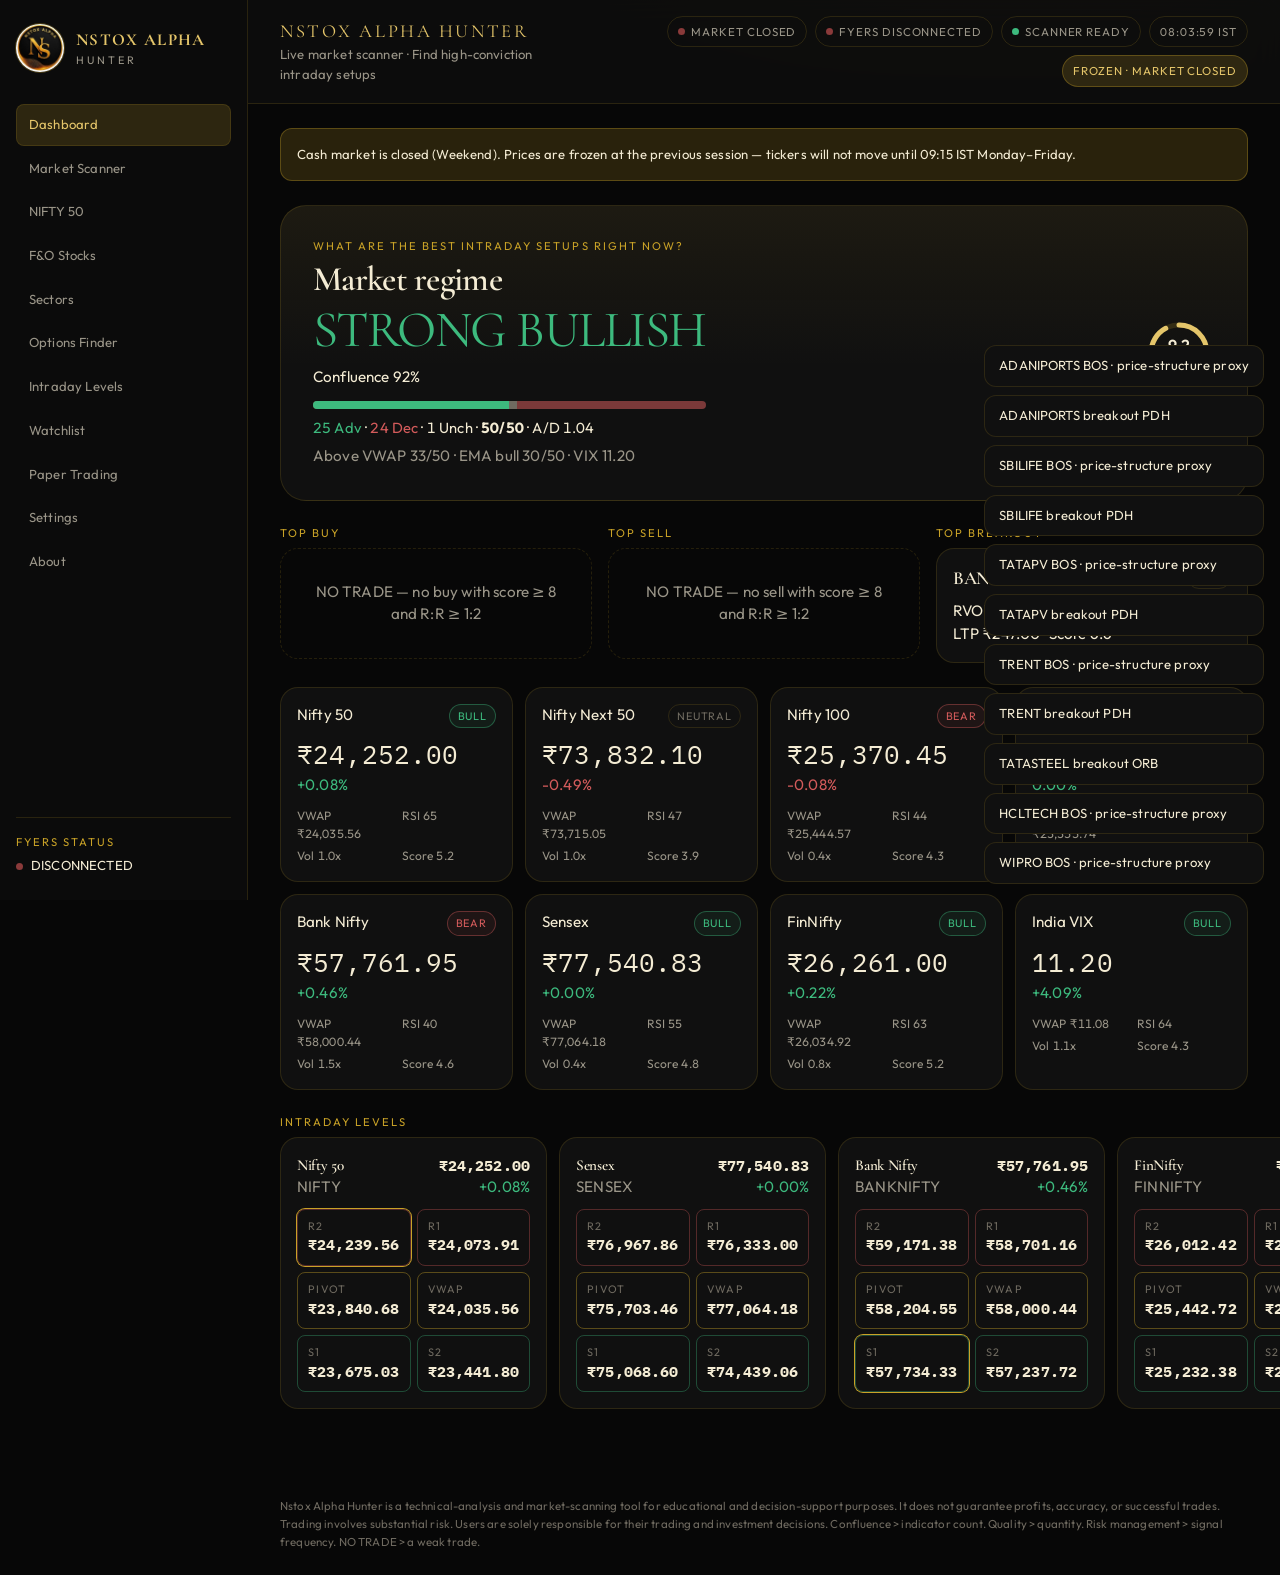
<file: index.html>
<!DOCTYPE html>
<html lang="en">
<head>
  <meta charset="UTF-8" />
  <meta name="viewport" content="width=device-width, initial-scale=1, viewport-fit=cover" />
  <title>Command Center · NSTOX ALPHA HUNTER</title>
  <meta name="description" content="NSTOX ALPHA HUNTER — find high-conviction intraday setups. Rule-based market scanner for manual traders." />
  <meta name="theme-color" content="#070707" />
  <link rel="icon" type="image/svg+xml" href="assets/favicon.svg" />
  <link rel="stylesheet" href="css/style.css" />
  <link rel="stylesheet" href="css/dashboard.css" />
  <link rel="stylesheet" href="css/scanner.css" />
  <link rel="stylesheet" href="css/responsive.css" />
</head>
<body data-page="index">
  <noscript>NSTOX ALPHA HUNTER needs JavaScript.</noscript>
  <div id="app"></div>
  <script type="module" src="js/app.js"></script>
</body>
</html>
</file>
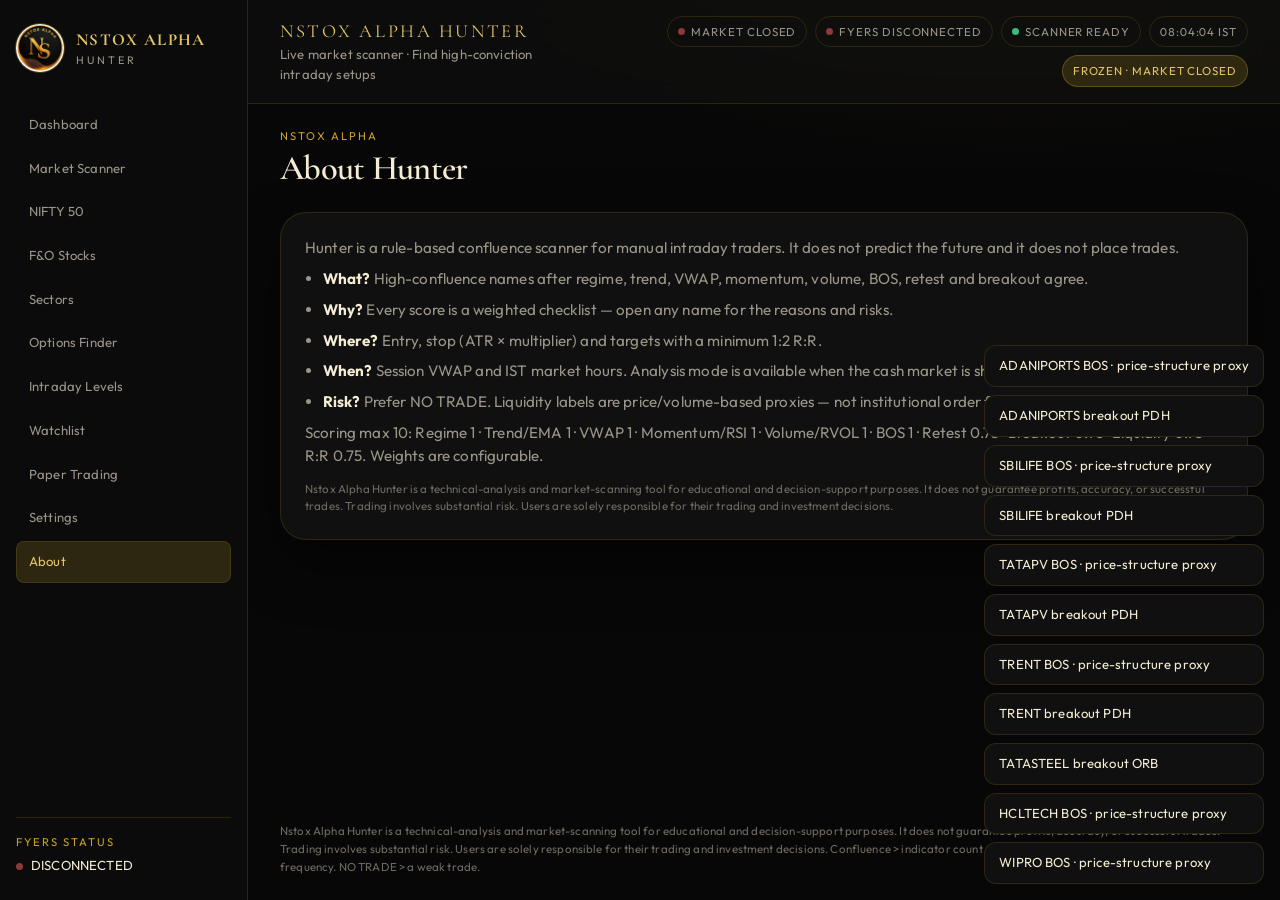
<file: about.html>
<!DOCTYPE html>
<html lang="en">
<head>
  <meta charset="UTF-8" />
  <meta name="viewport" content="width=device-width, initial-scale=1, viewport-fit=cover" />
  <title>About · NSTOX ALPHA HUNTER</title>
  <meta name="description" content="NSTOX ALPHA HUNTER — find high-conviction intraday setups. Rule-based market scanner for manual traders." />
  <meta name="theme-color" content="#070707" />
  <link rel="icon" type="image/svg+xml" href="assets/favicon.svg" />
  <link rel="stylesheet" href="css/style.css" />
  <link rel="stylesheet" href="css/dashboard.css" />
  <link rel="stylesheet" href="css/scanner.css" />
  <link rel="stylesheet" href="css/responsive.css" />
</head>
<body data-page="about">
  <noscript>NSTOX ALPHA HUNTER needs JavaScript.</noscript>
  <div id="app"></div>
  <script type="module" src="js/app.js"></script>
</body>
</html>
</file>
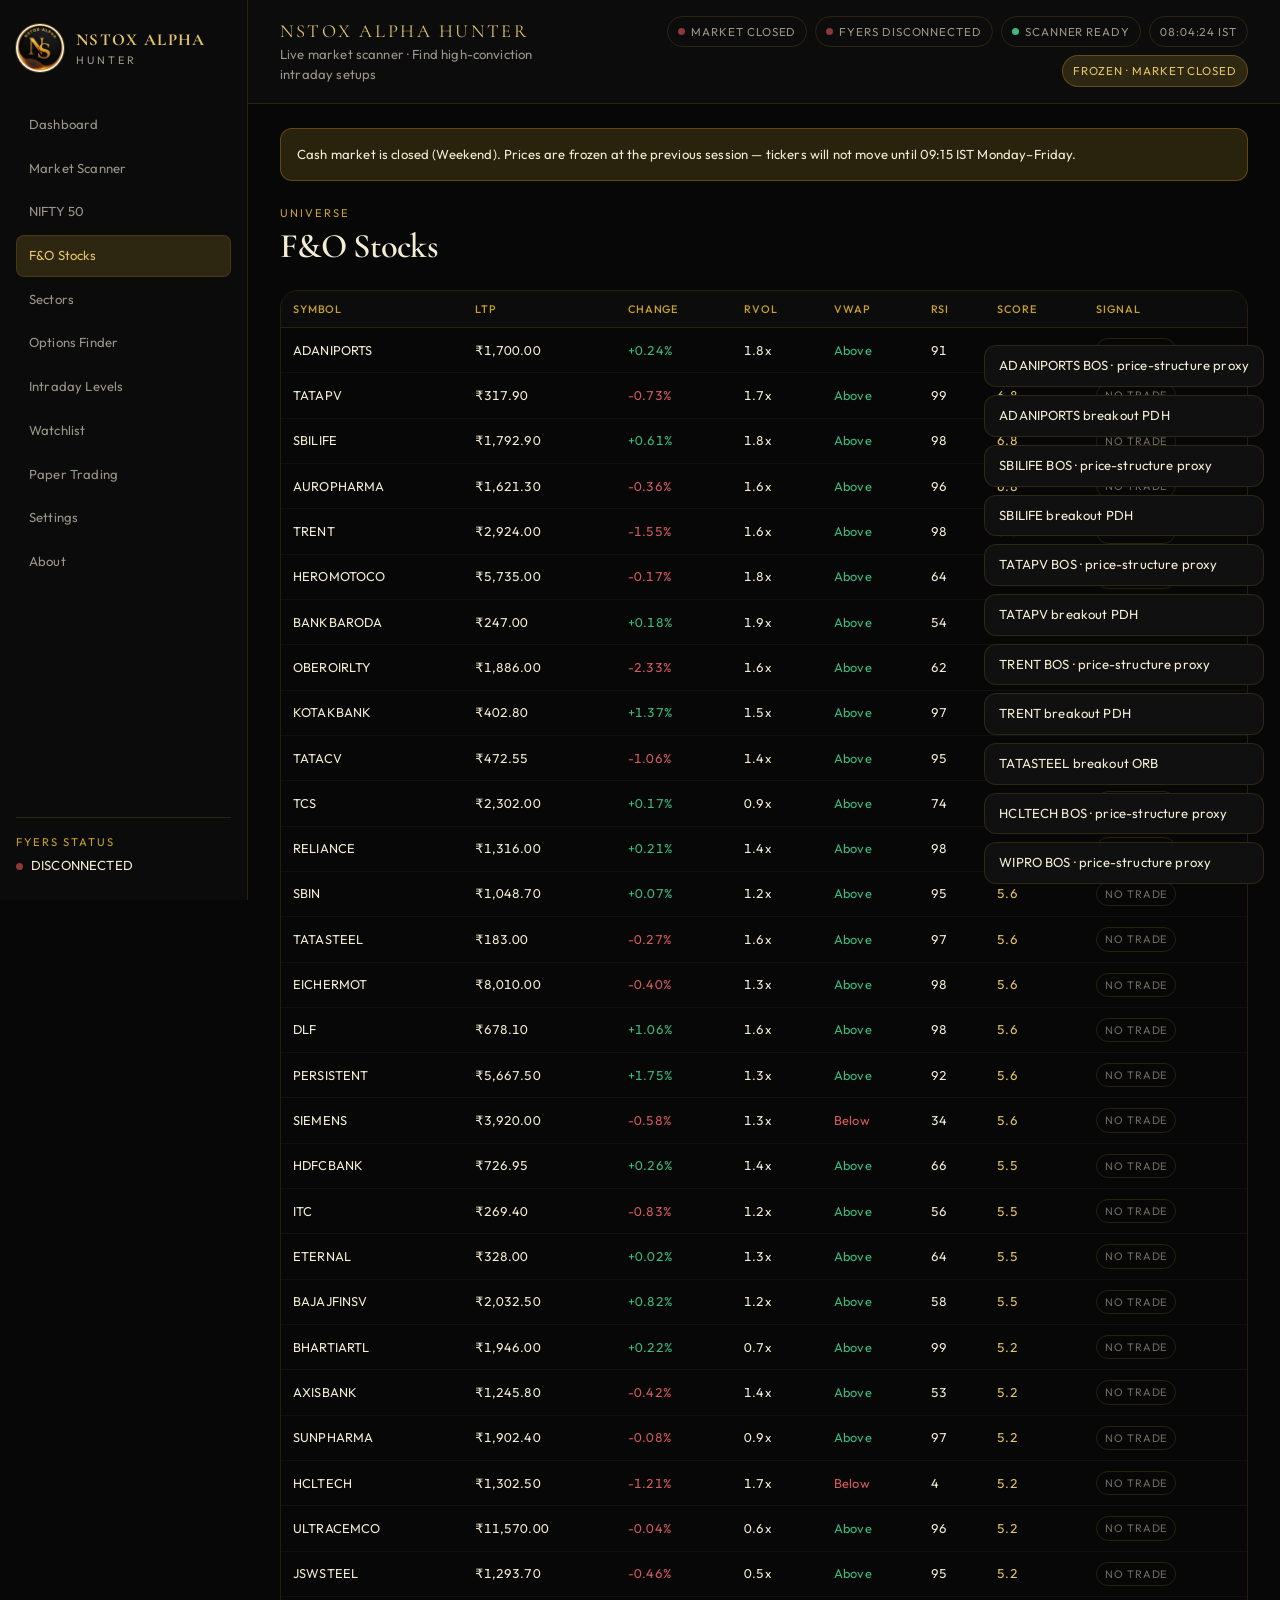
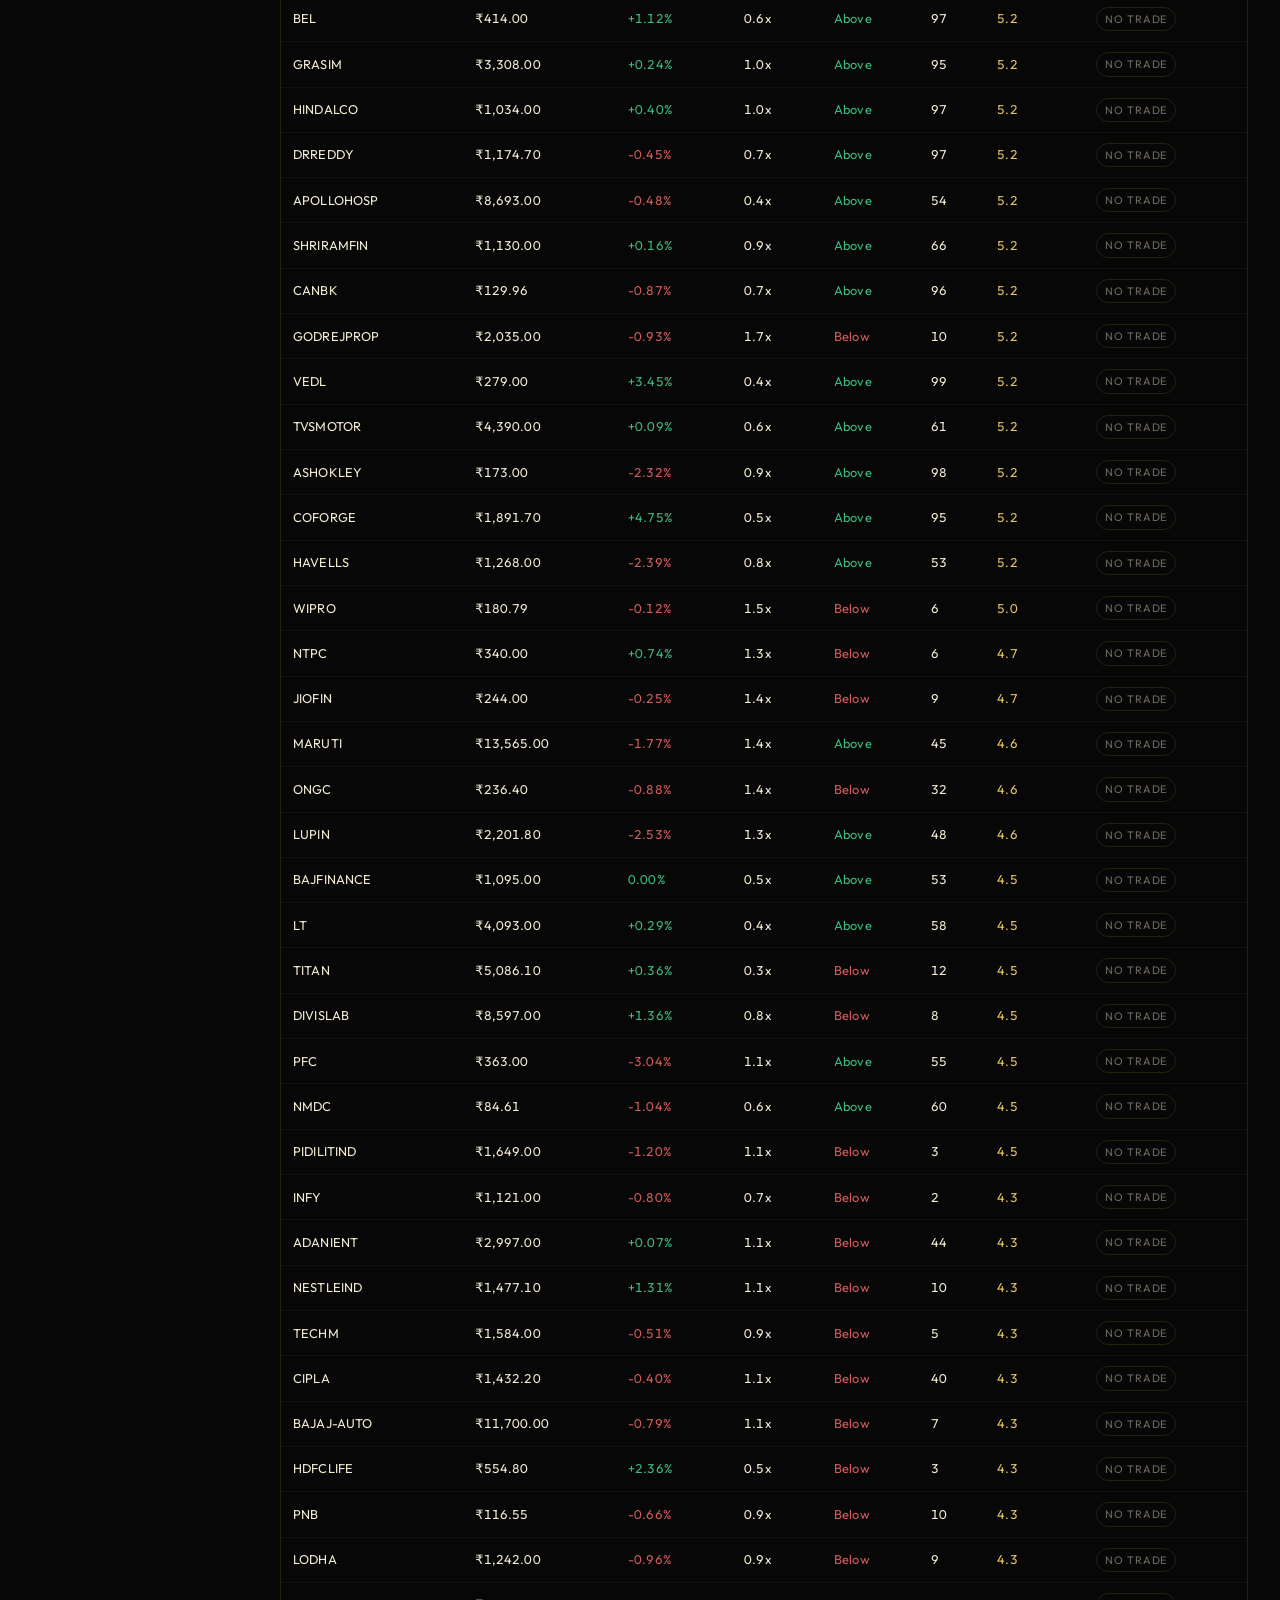
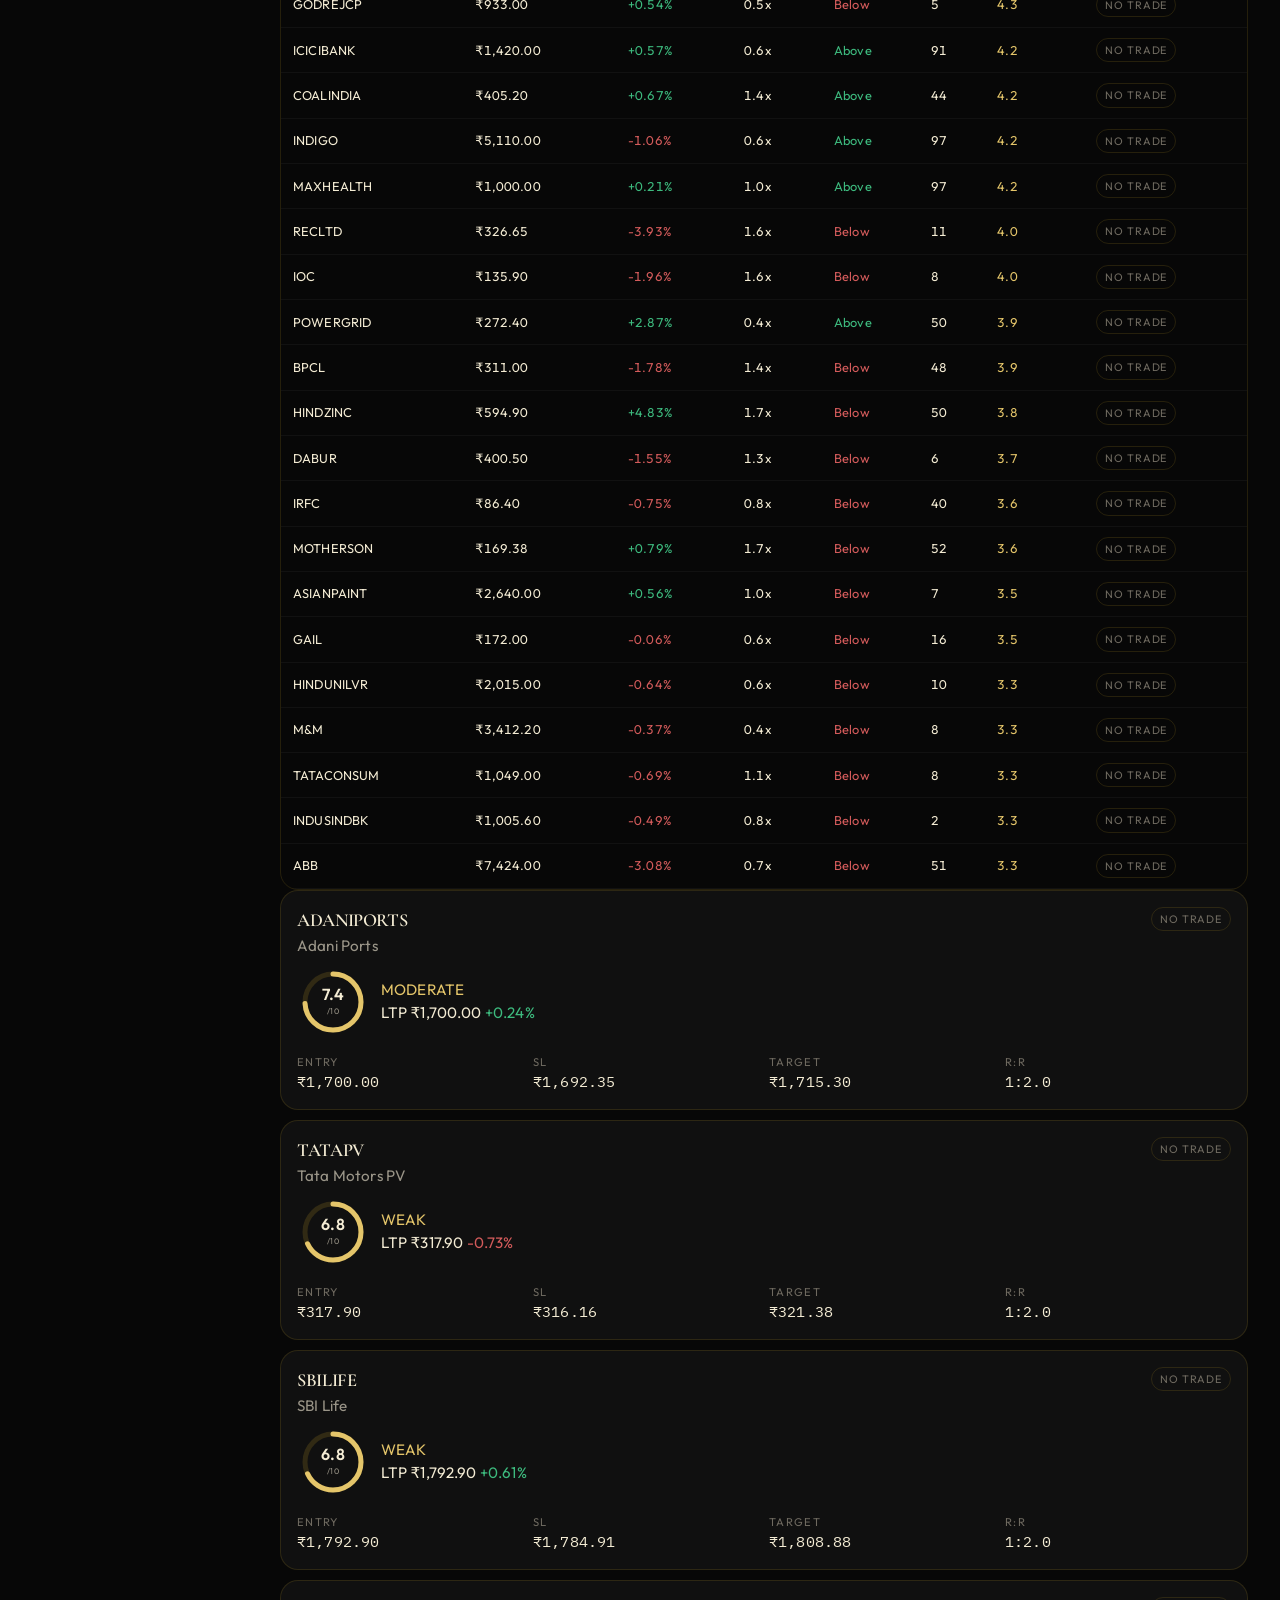
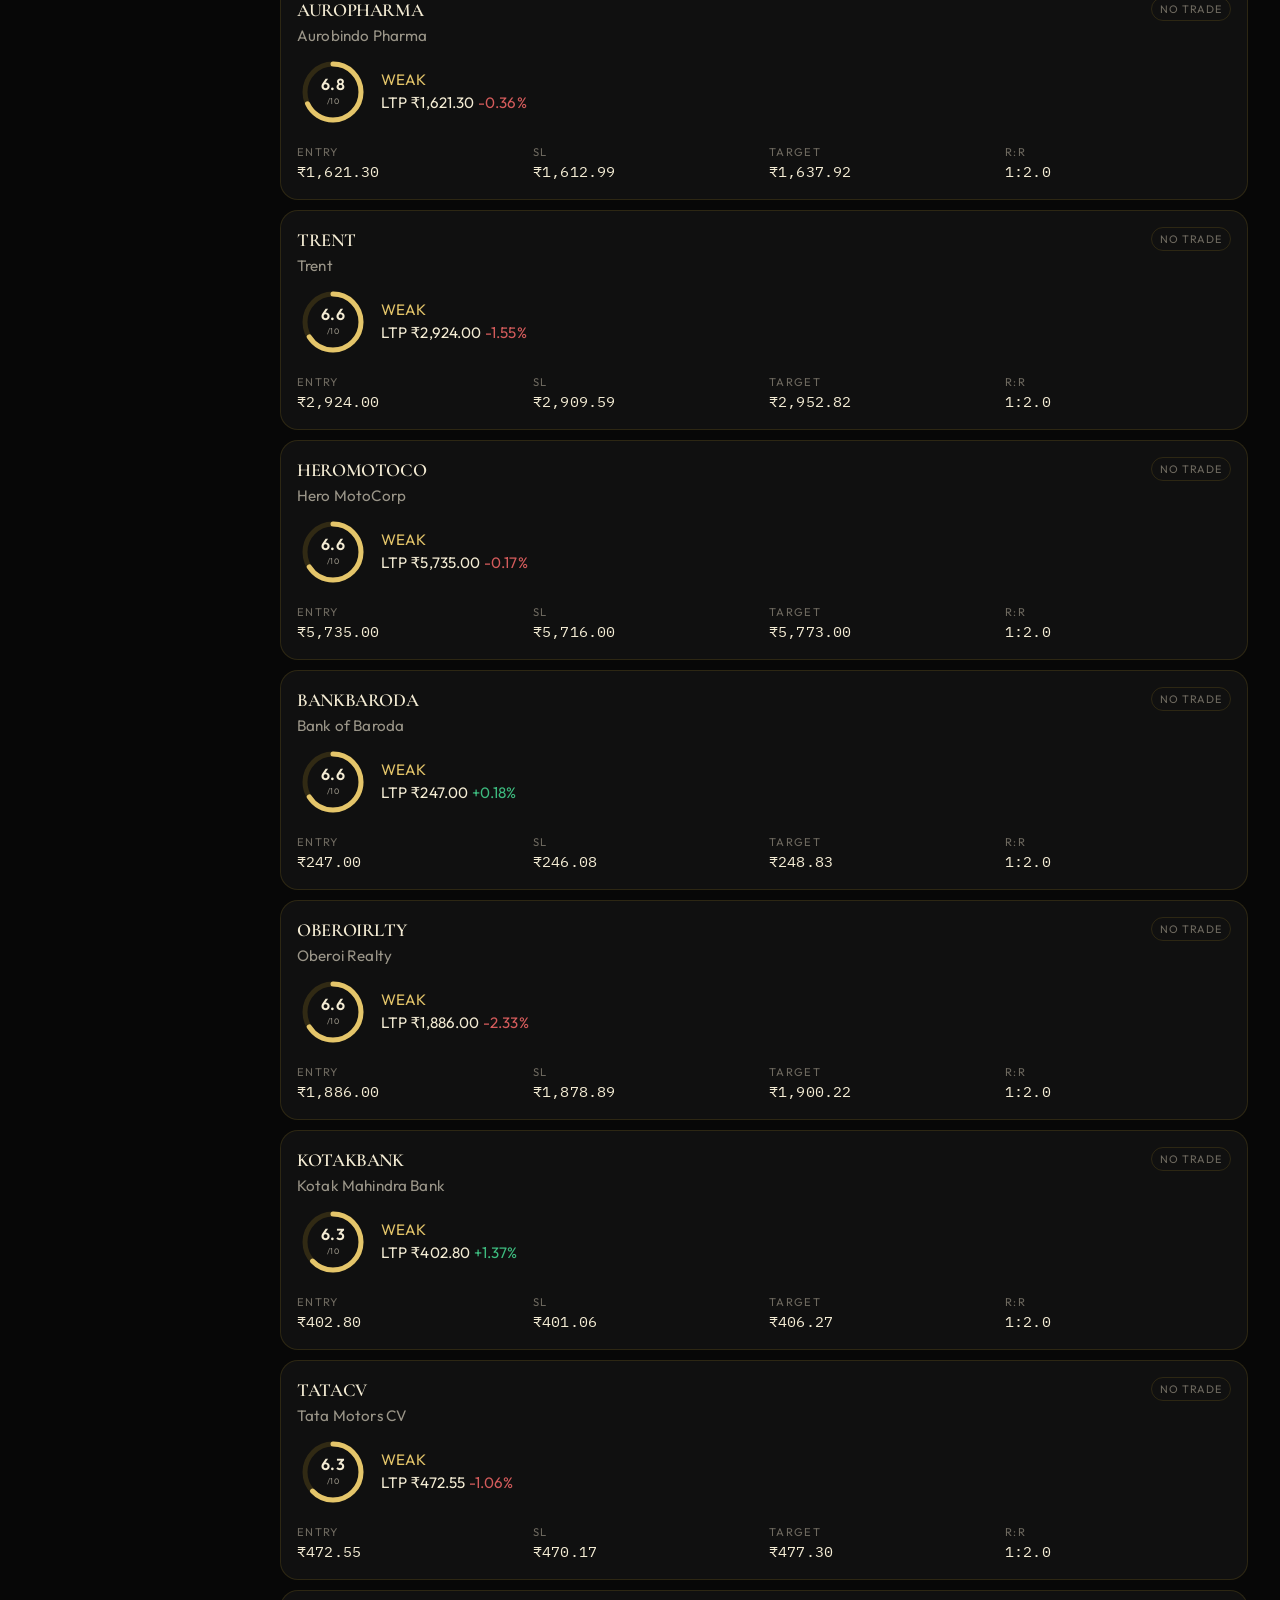
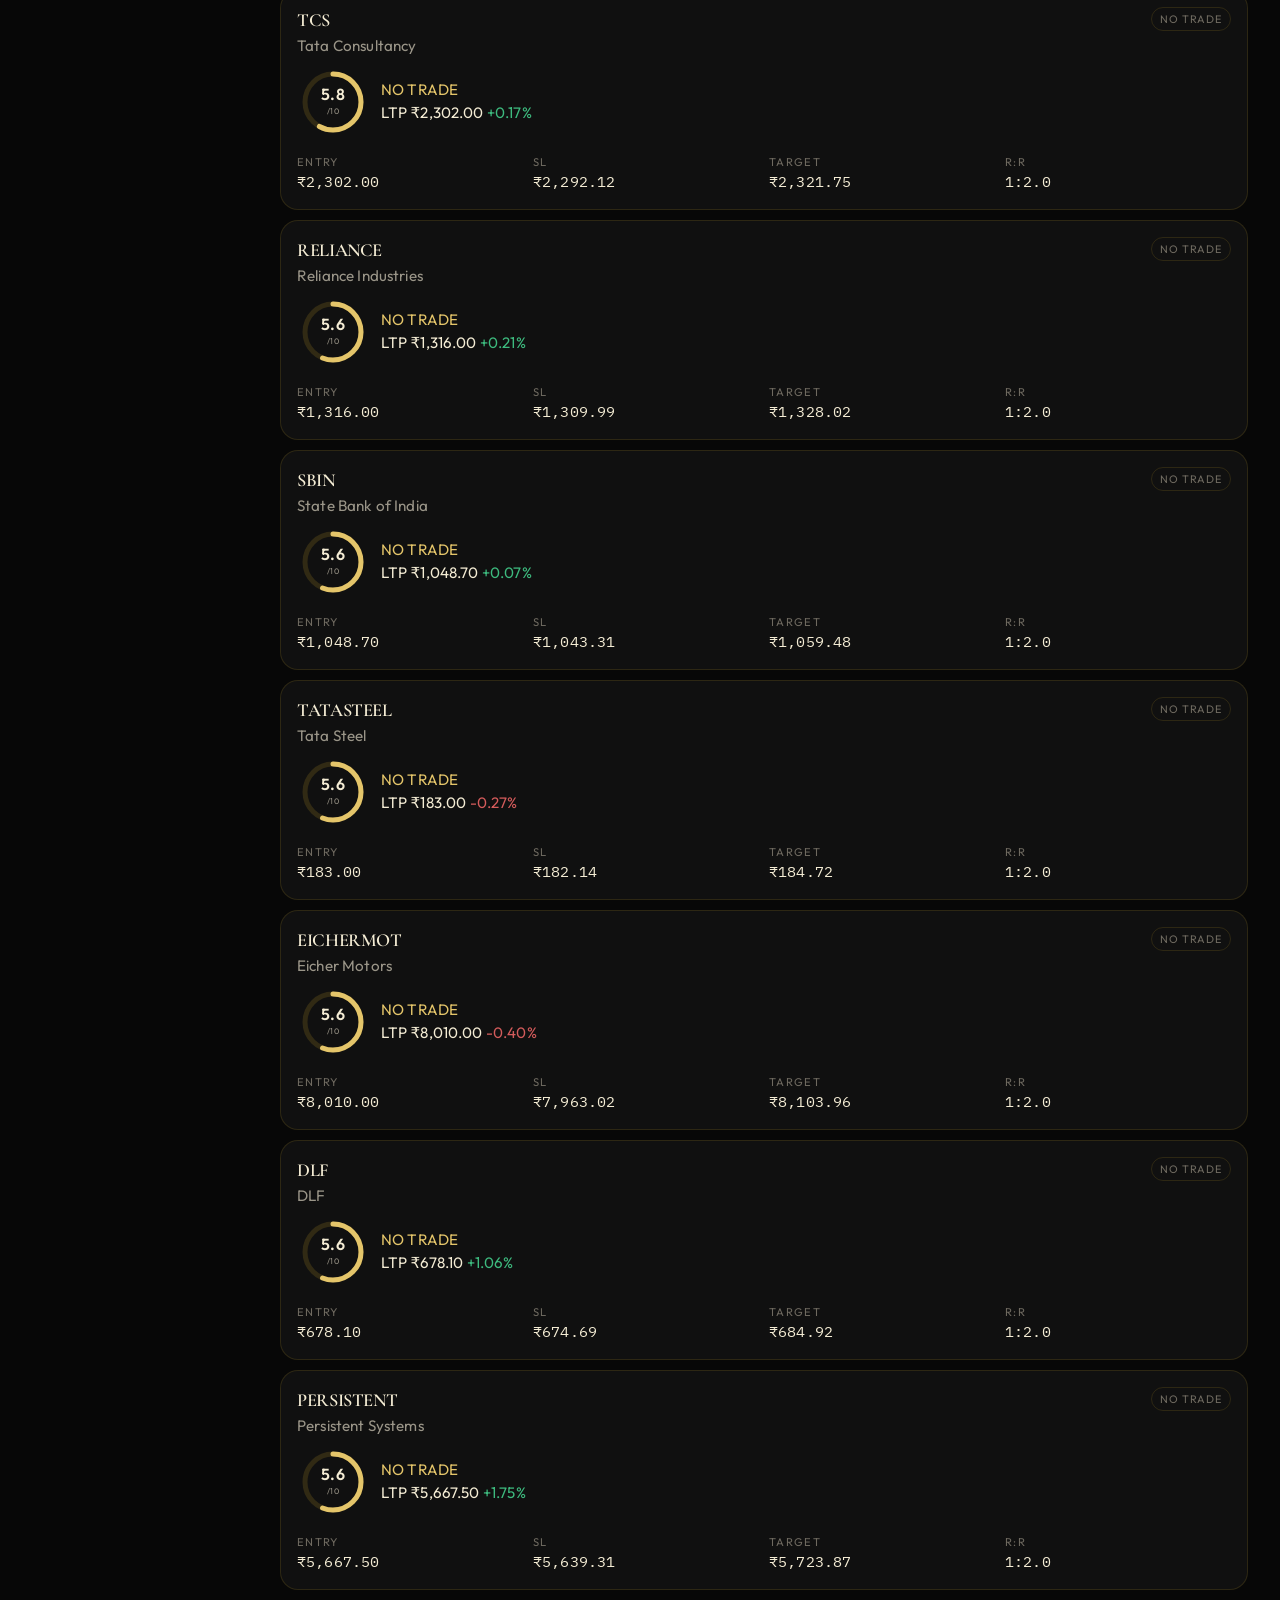
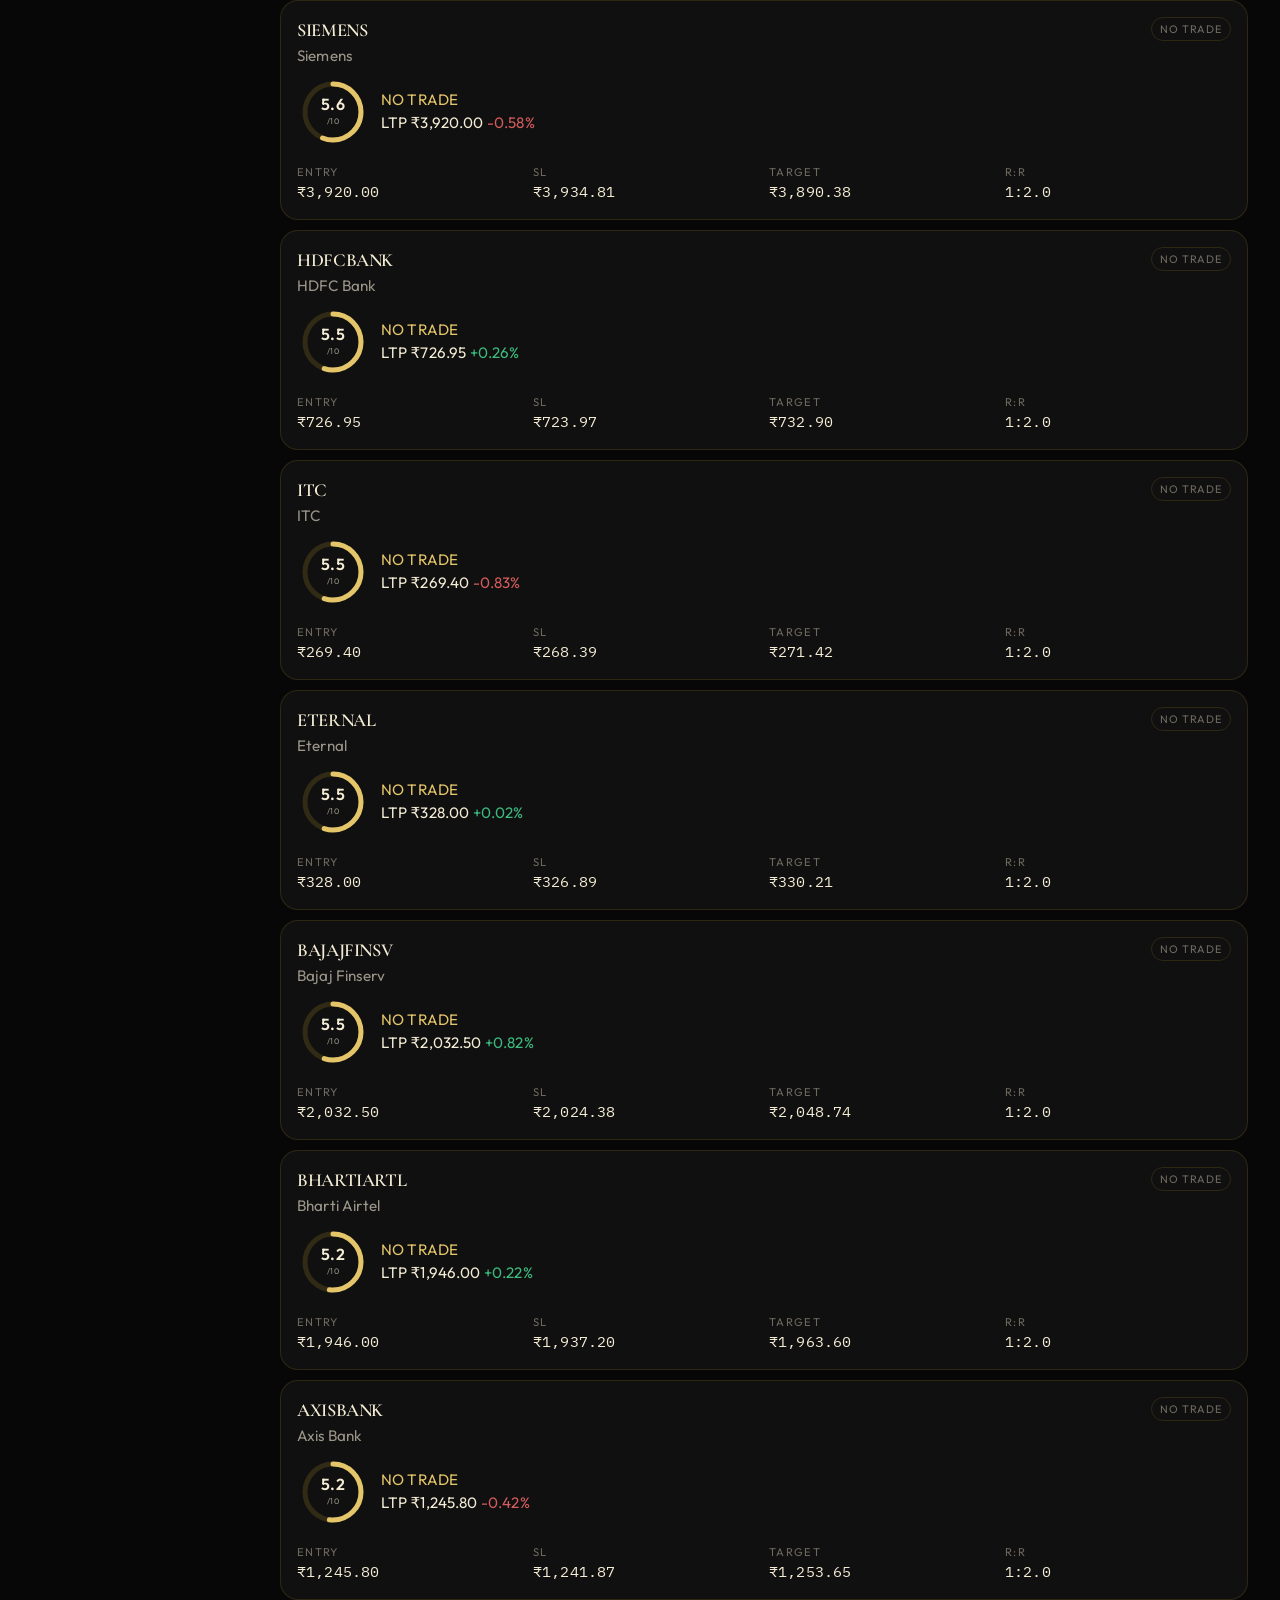
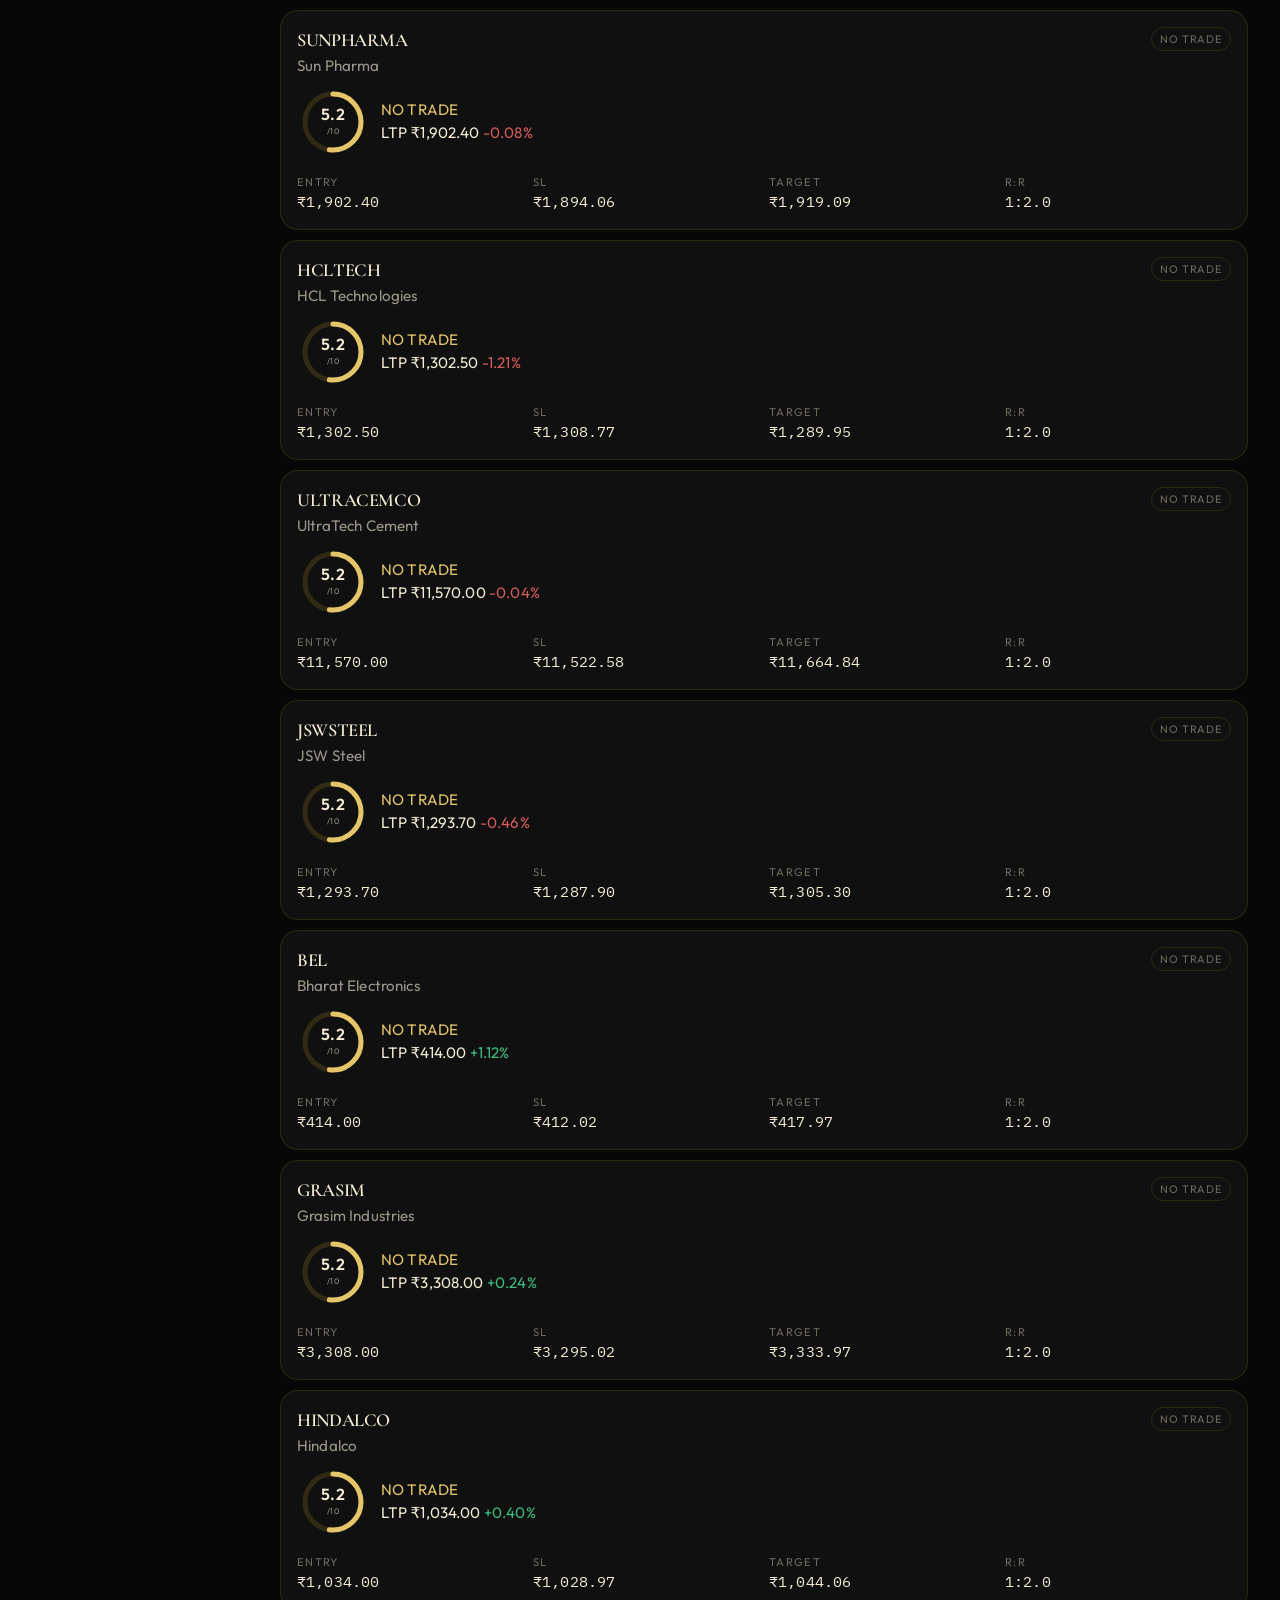
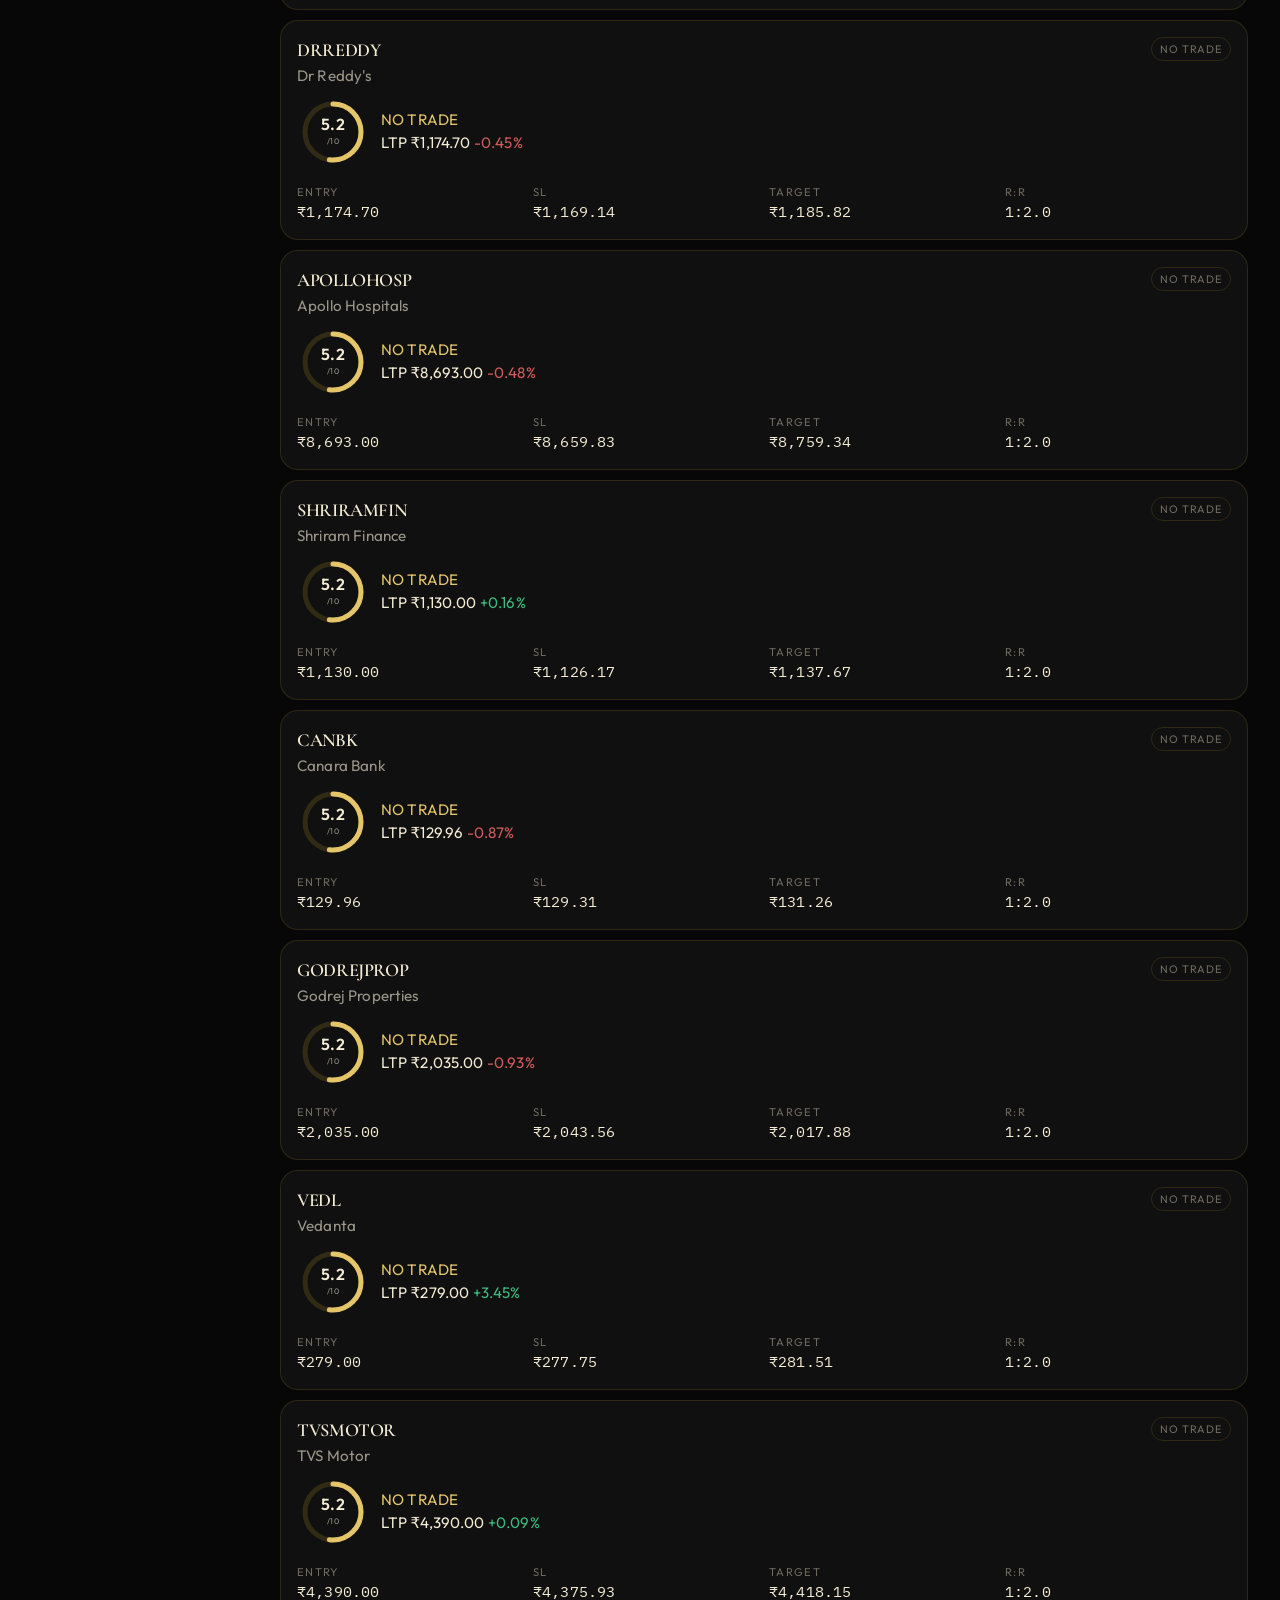
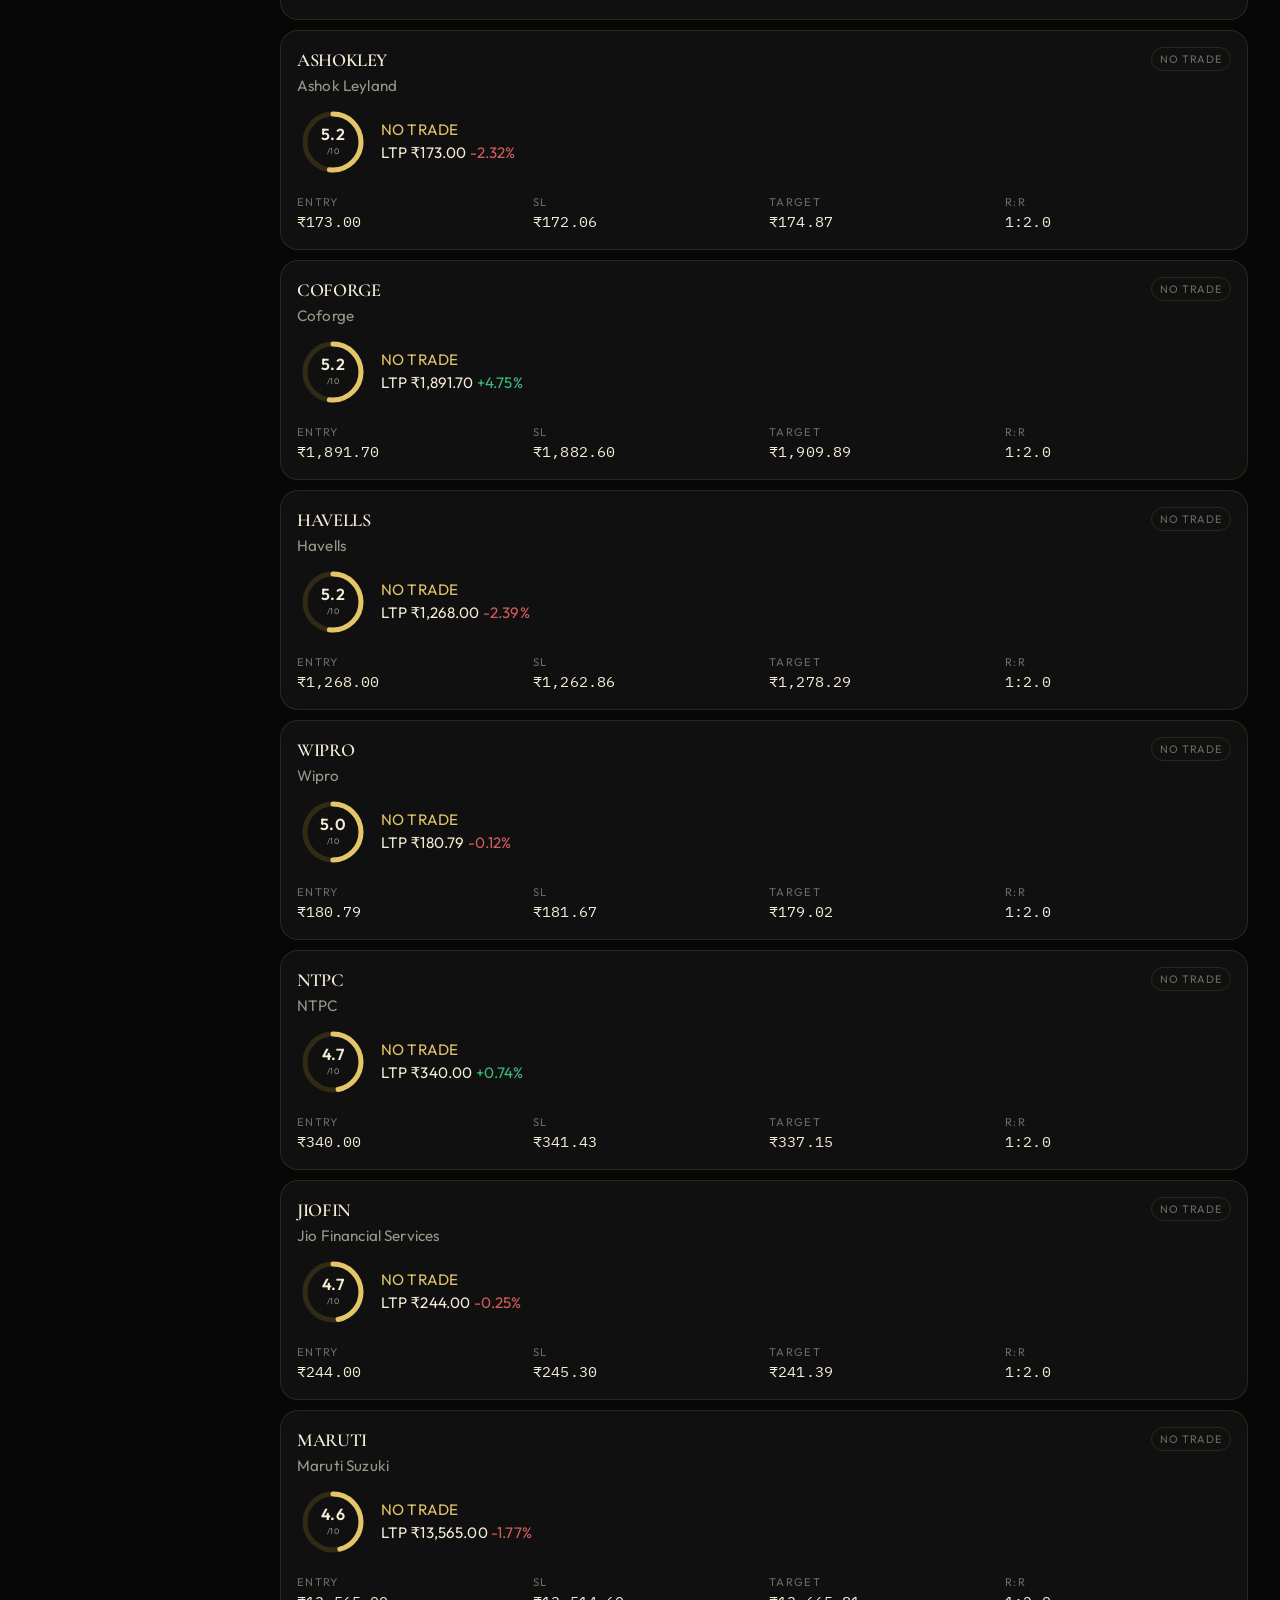
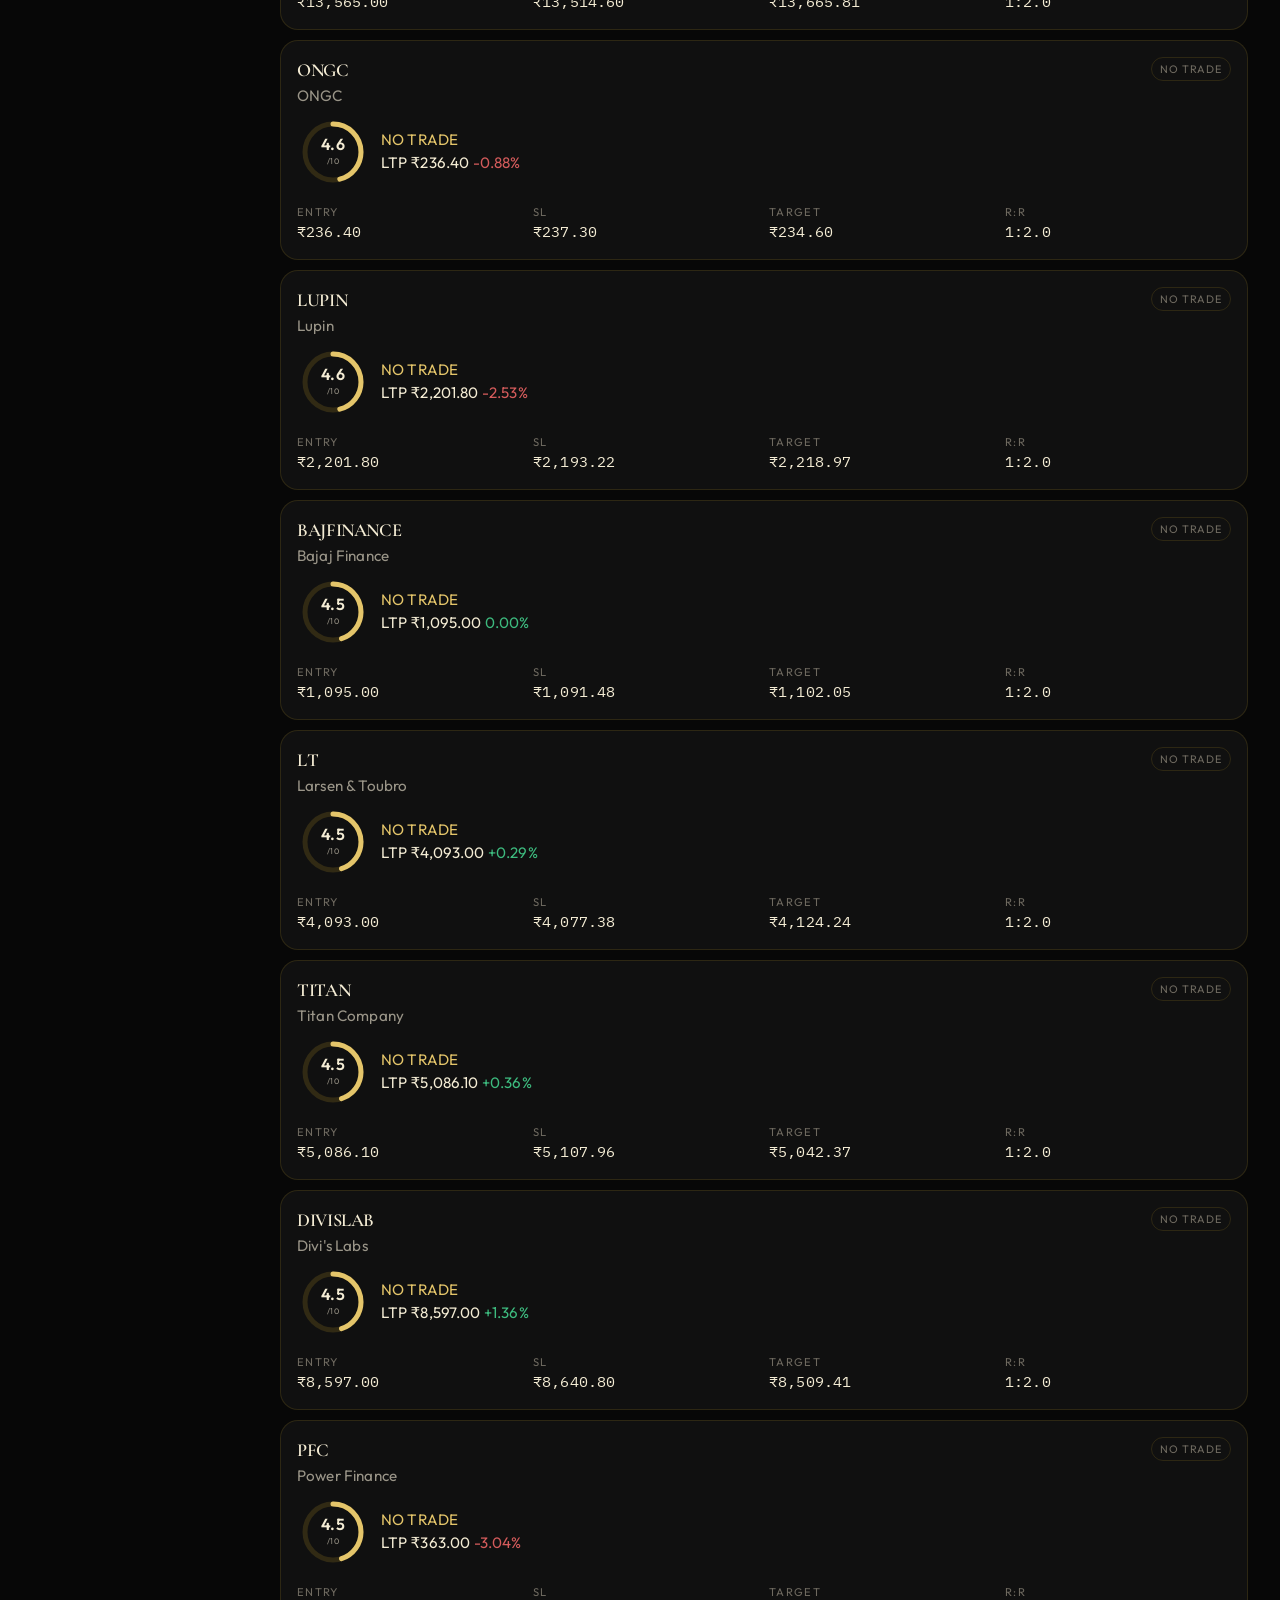
<file: fno.html>
<!DOCTYPE html>
<html lang="en">
<head>
  <meta charset="UTF-8" />
  <meta name="viewport" content="width=device-width, initial-scale=1, viewport-fit=cover" />
  <title>F&O Stocks · NSTOX ALPHA HUNTER</title>
  <meta name="description" content="NSTOX ALPHA HUNTER — find high-conviction intraday setups. Rule-based market scanner for manual traders." />
  <meta name="theme-color" content="#070707" />
  <link rel="icon" type="image/svg+xml" href="assets/favicon.svg" />
  <link rel="stylesheet" href="css/style.css" />
  <link rel="stylesheet" href="css/dashboard.css" />
  <link rel="stylesheet" href="css/scanner.css" />
  <link rel="stylesheet" href="css/responsive.css" />
</head>
<body data-page="fno">
  <noscript>NSTOX ALPHA HUNTER needs JavaScript.</noscript>
  <div id="app"></div>
  <script type="module" src="js/app.js"></script>
</body>
</html>
</file>
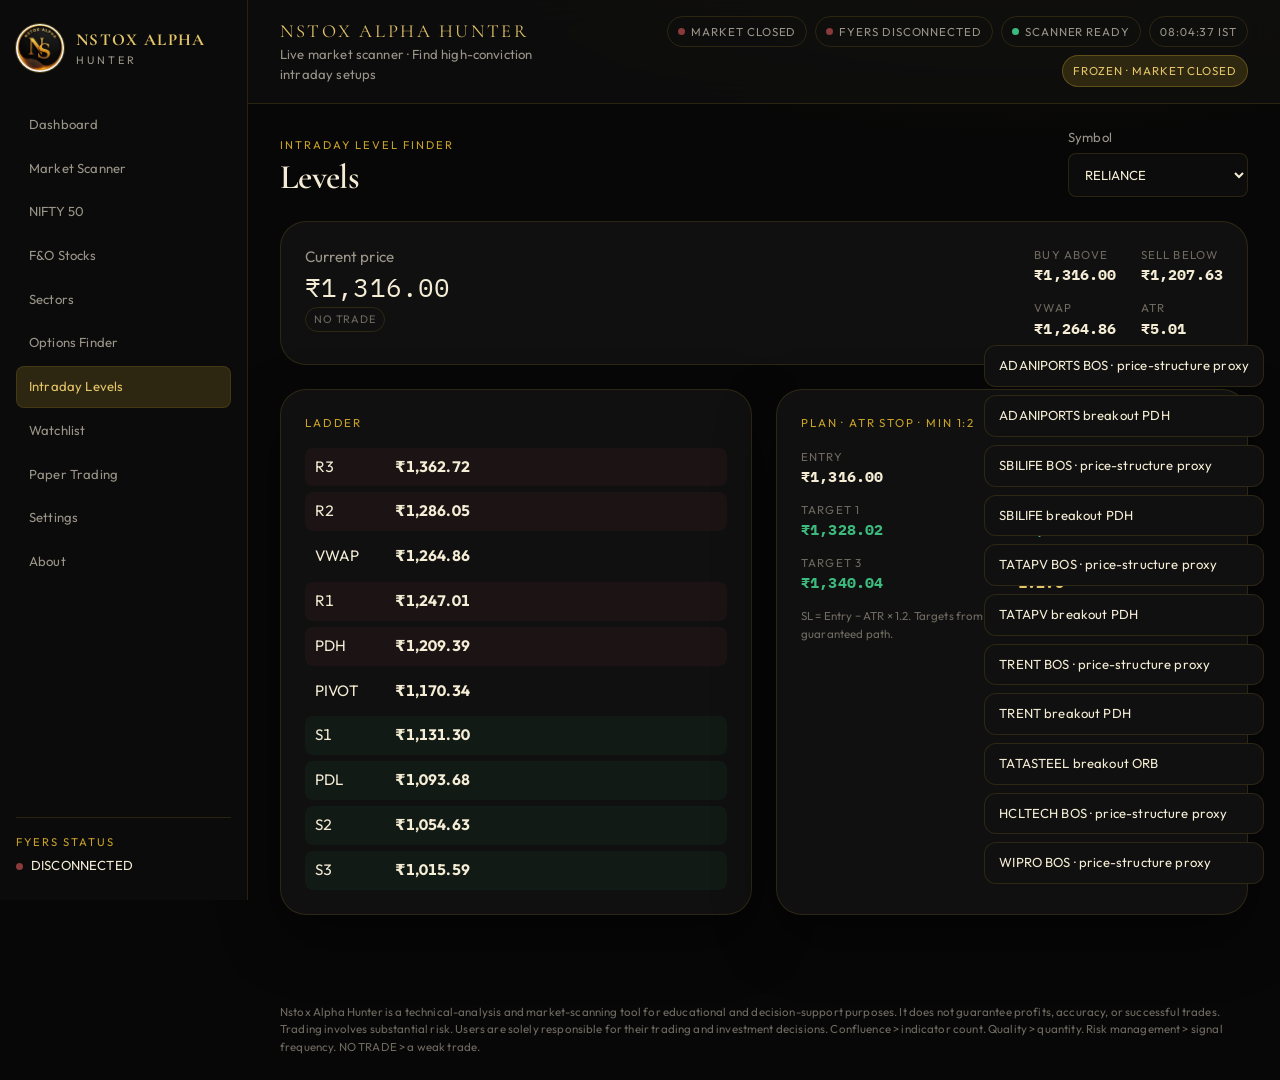
<file: levels.html>
<!DOCTYPE html>
<html lang="en">
<head>
  <meta charset="UTF-8" />
  <meta name="viewport" content="width=device-width, initial-scale=1, viewport-fit=cover" />
  <title>Intraday Levels · NSTOX ALPHA HUNTER</title>
  <meta name="description" content="NSTOX ALPHA HUNTER — find high-conviction intraday setups. Rule-based market scanner for manual traders." />
  <meta name="theme-color" content="#070707" />
  <link rel="icon" type="image/svg+xml" href="assets/favicon.svg" />
  <link rel="stylesheet" href="css/style.css" />
  <link rel="stylesheet" href="css/dashboard.css" />
  <link rel="stylesheet" href="css/scanner.css" />
  <link rel="stylesheet" href="css/responsive.css" />
</head>
<body data-page="levels">
  <noscript>NSTOX ALPHA HUNTER needs JavaScript.</noscript>
  <div id="app"></div>
  <script type="module" src="js/app.js"></script>
</body>
</html>
</file>
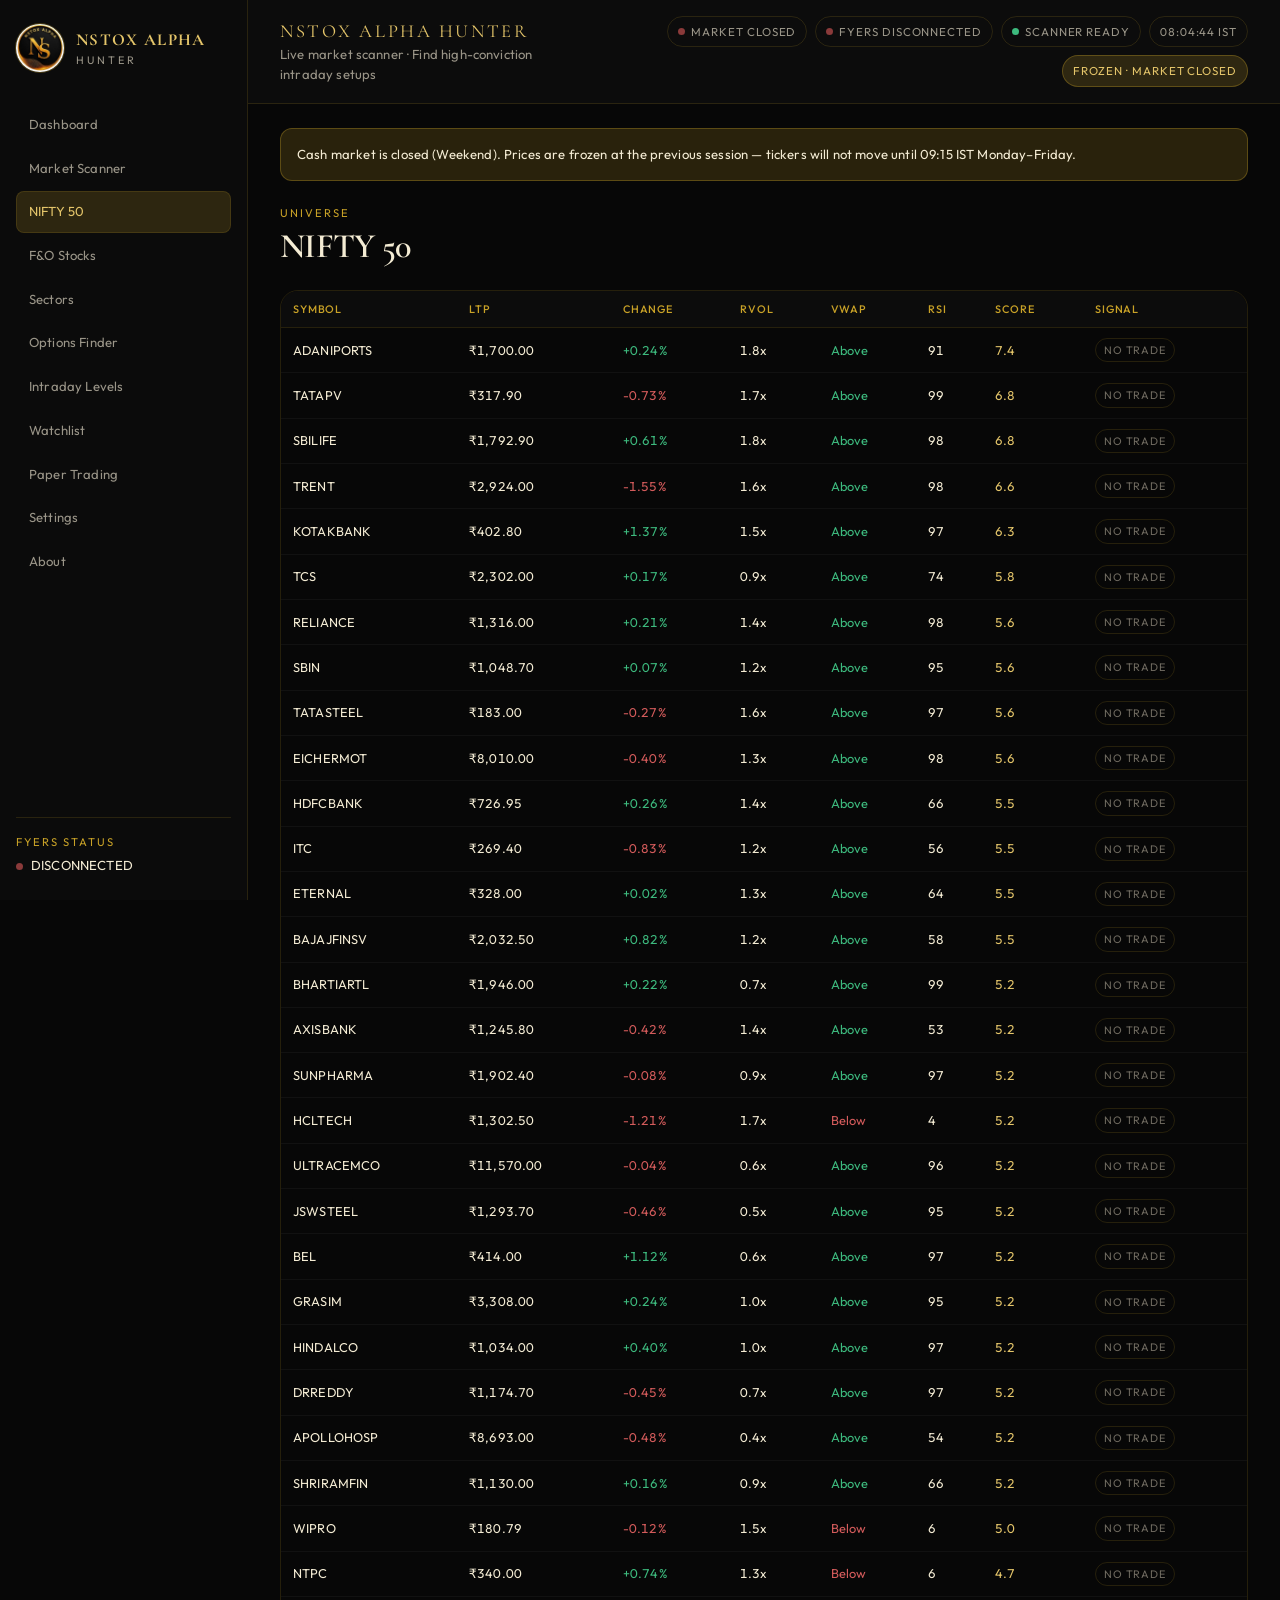
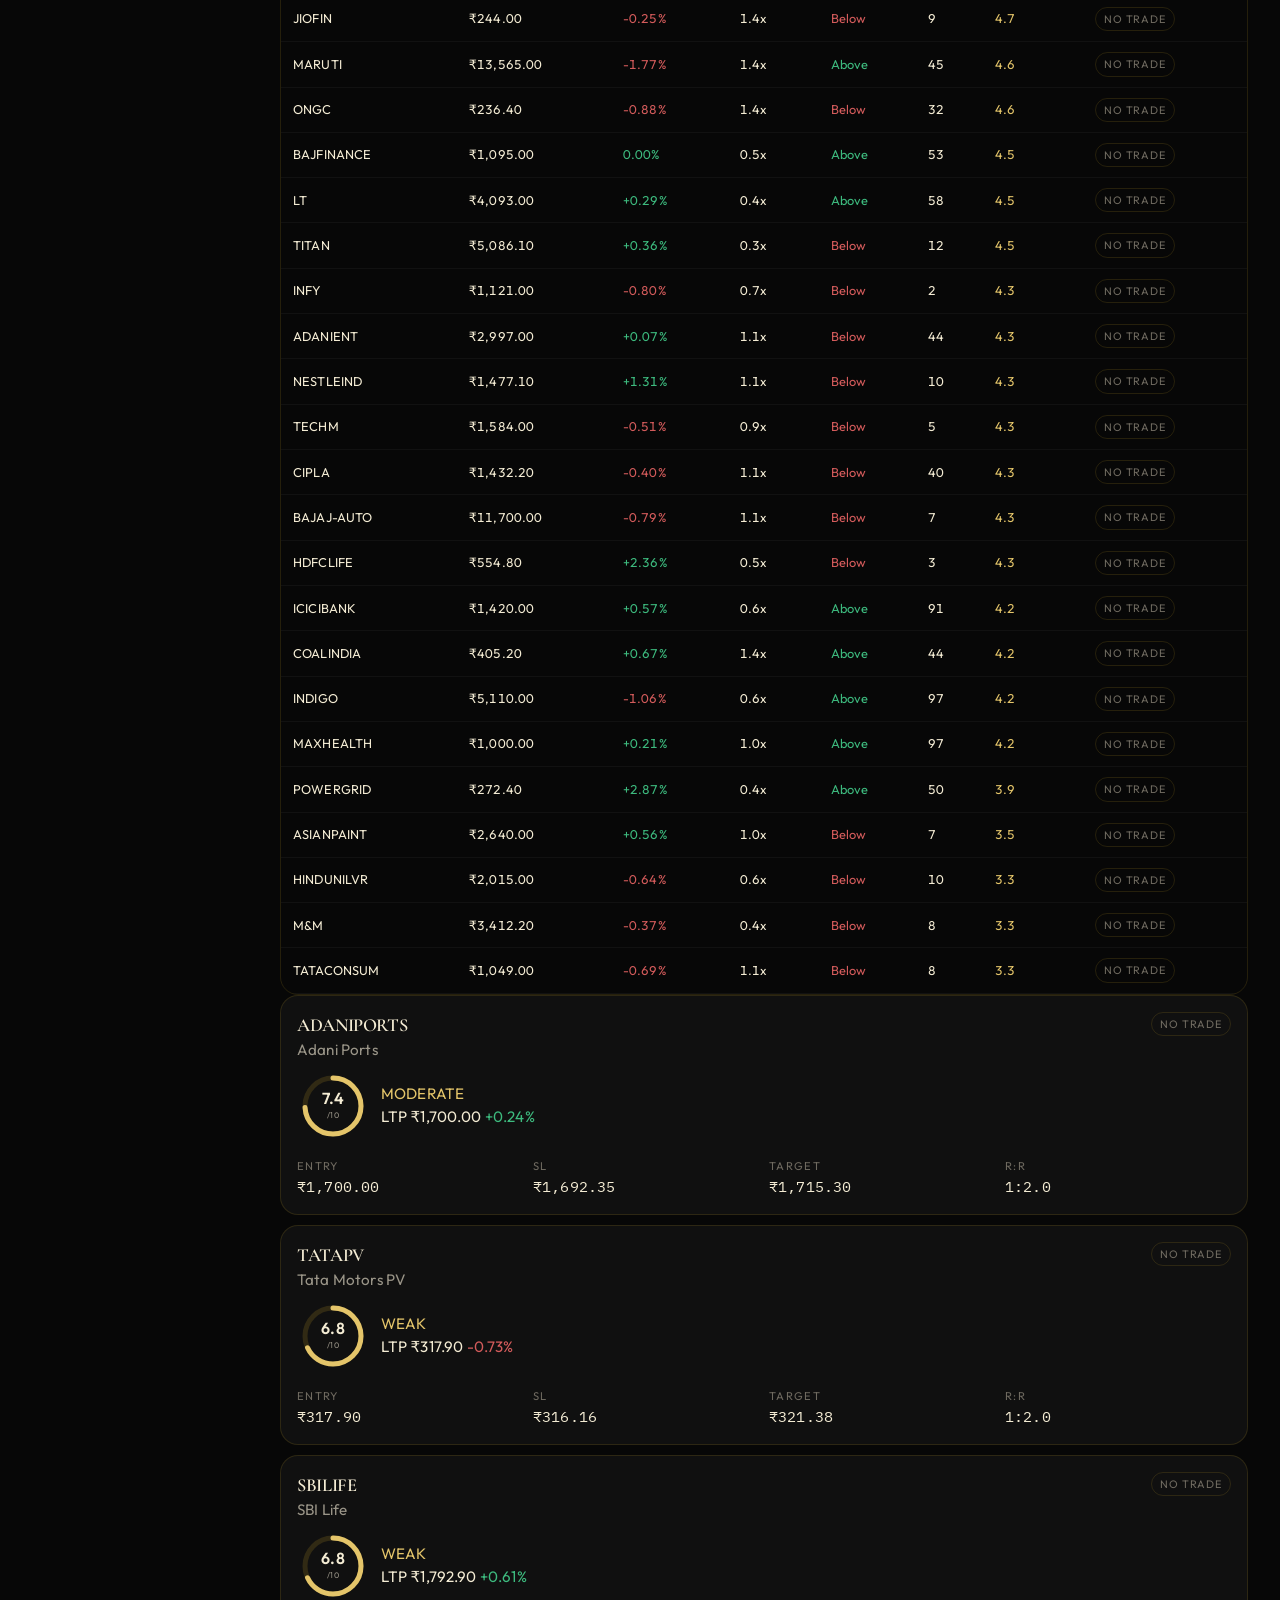
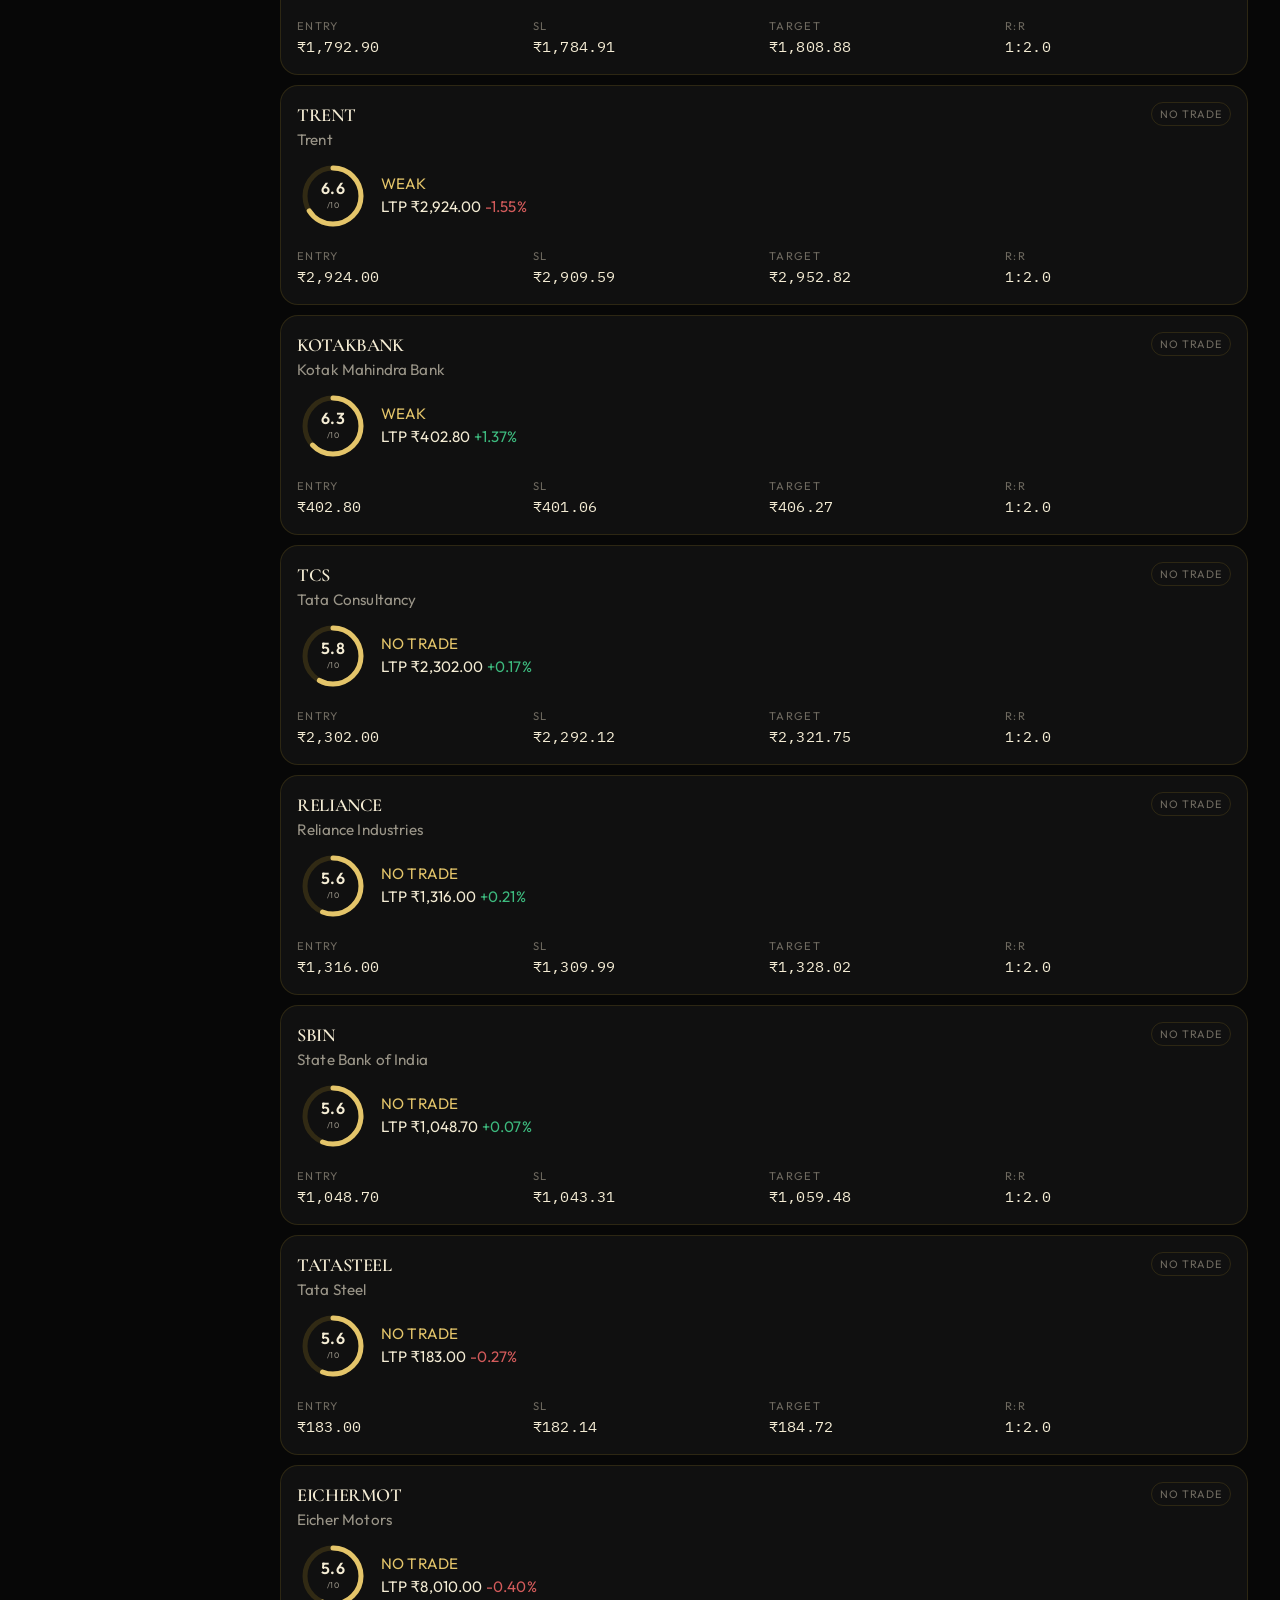
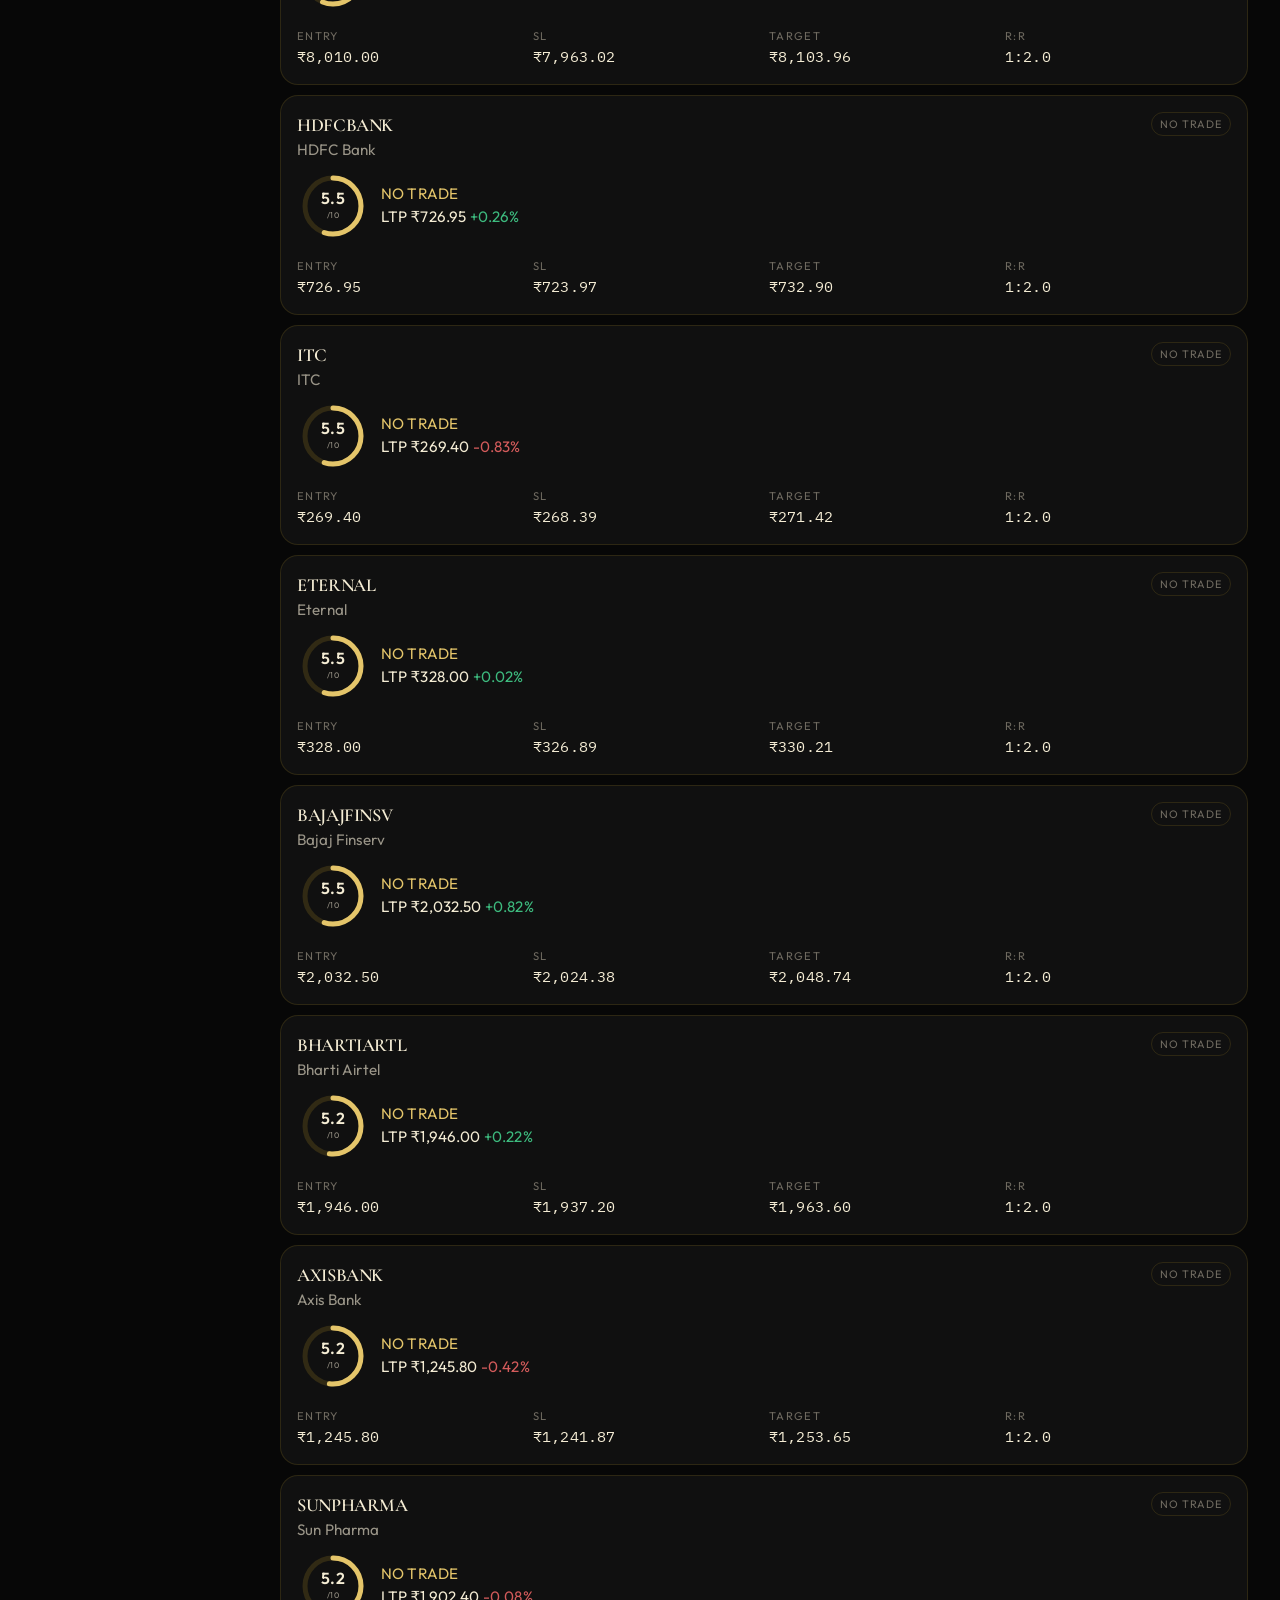
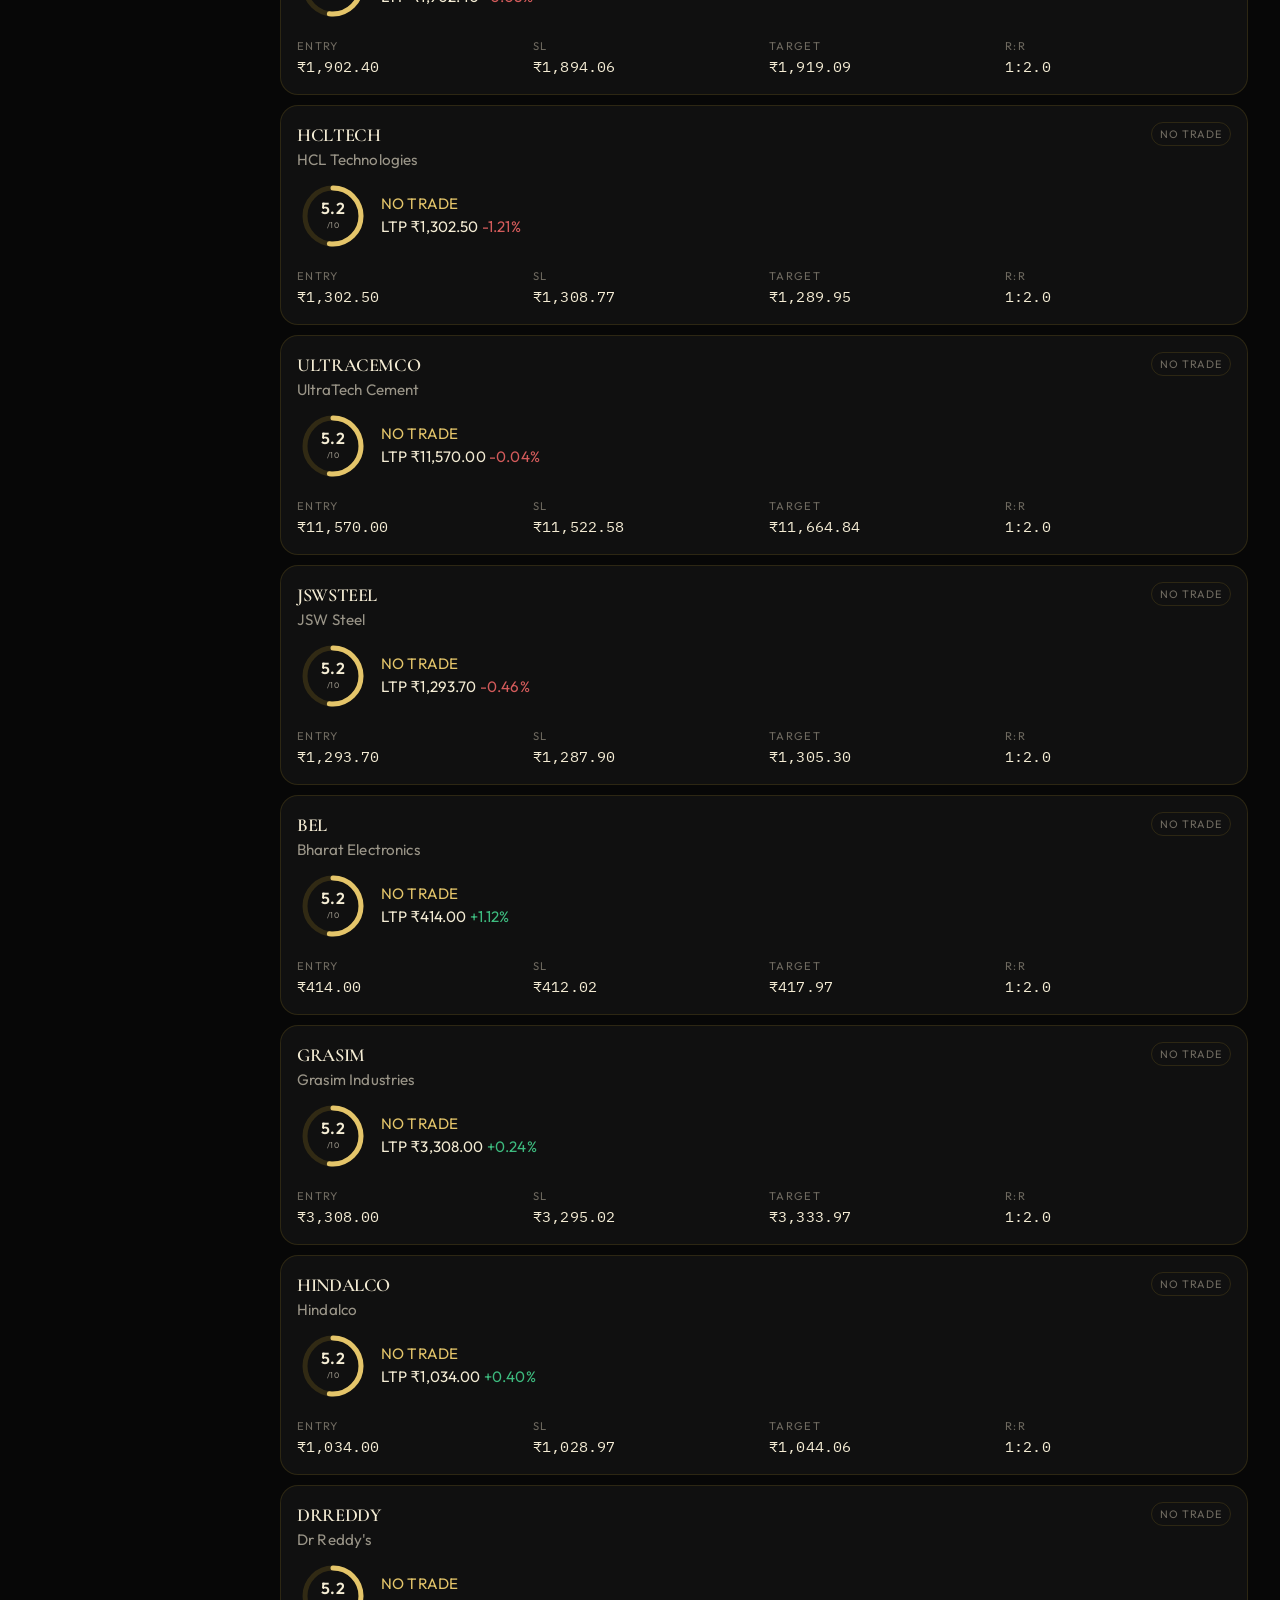
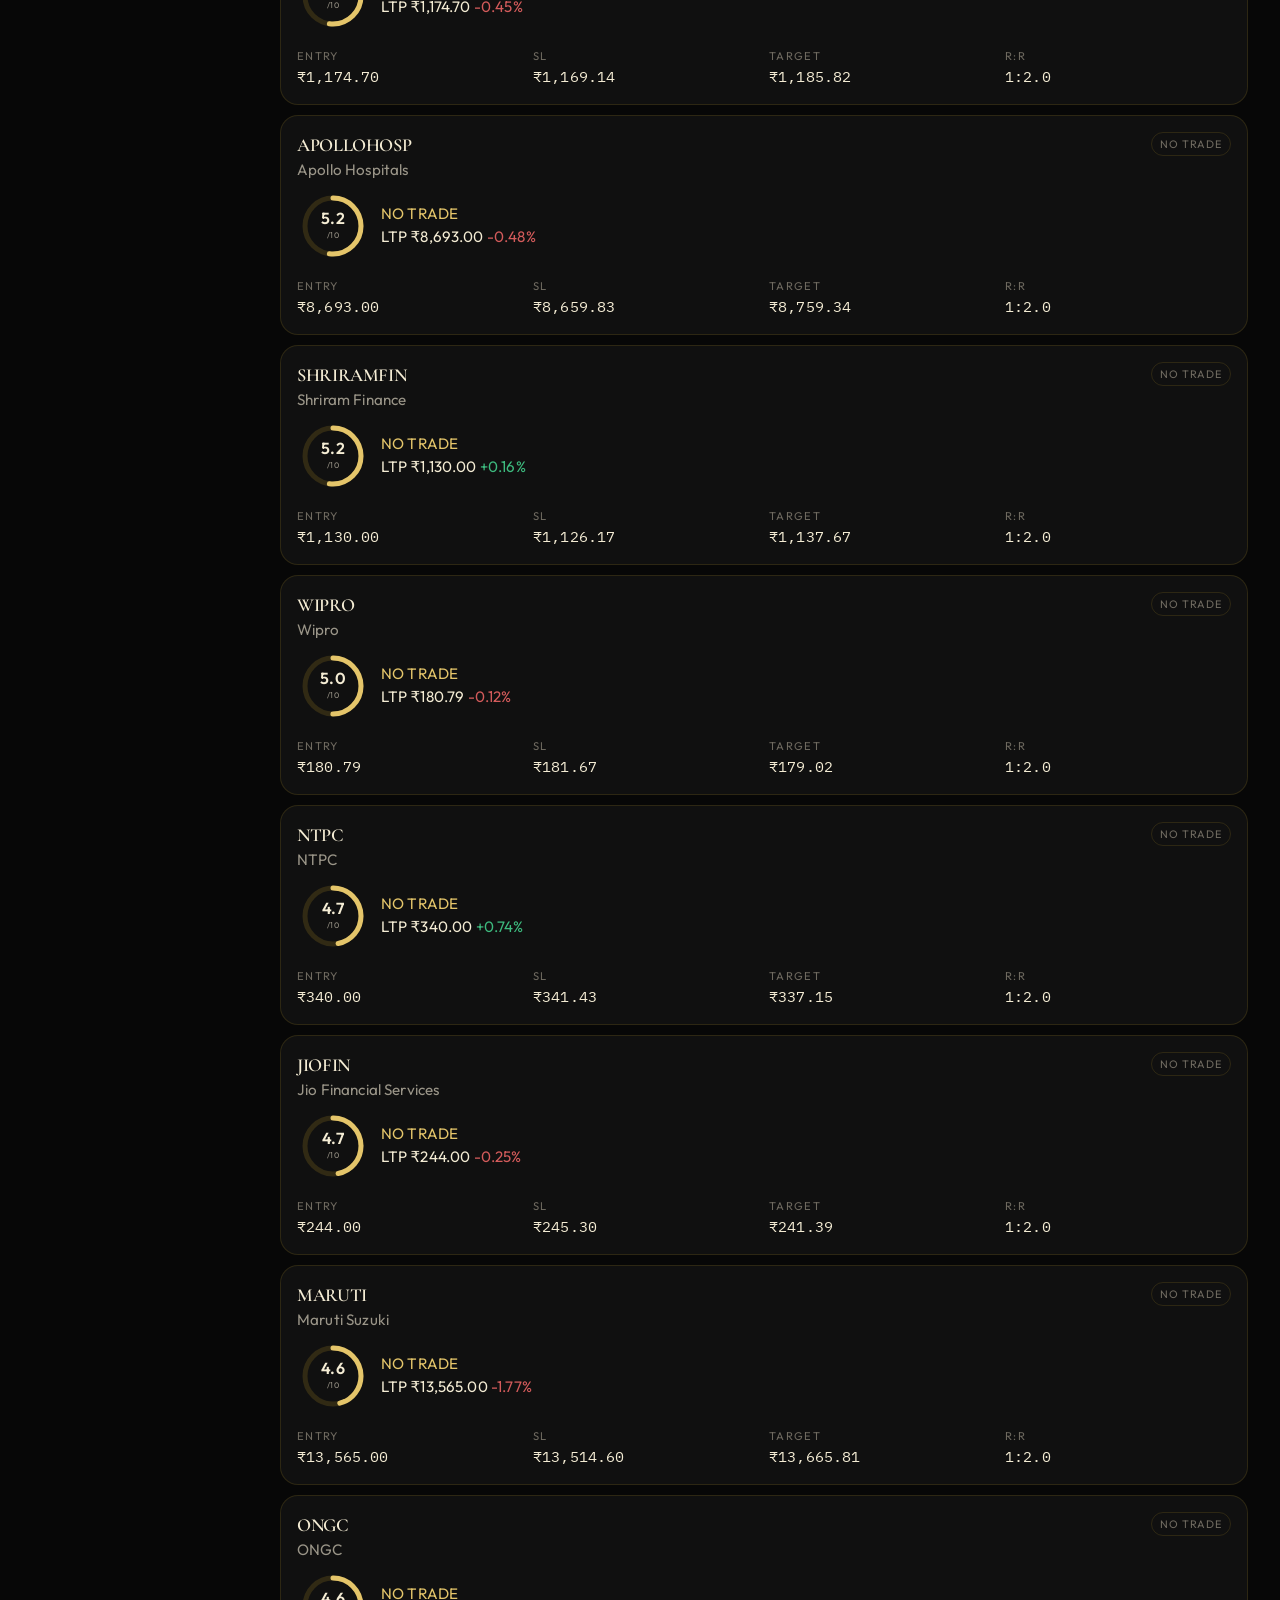
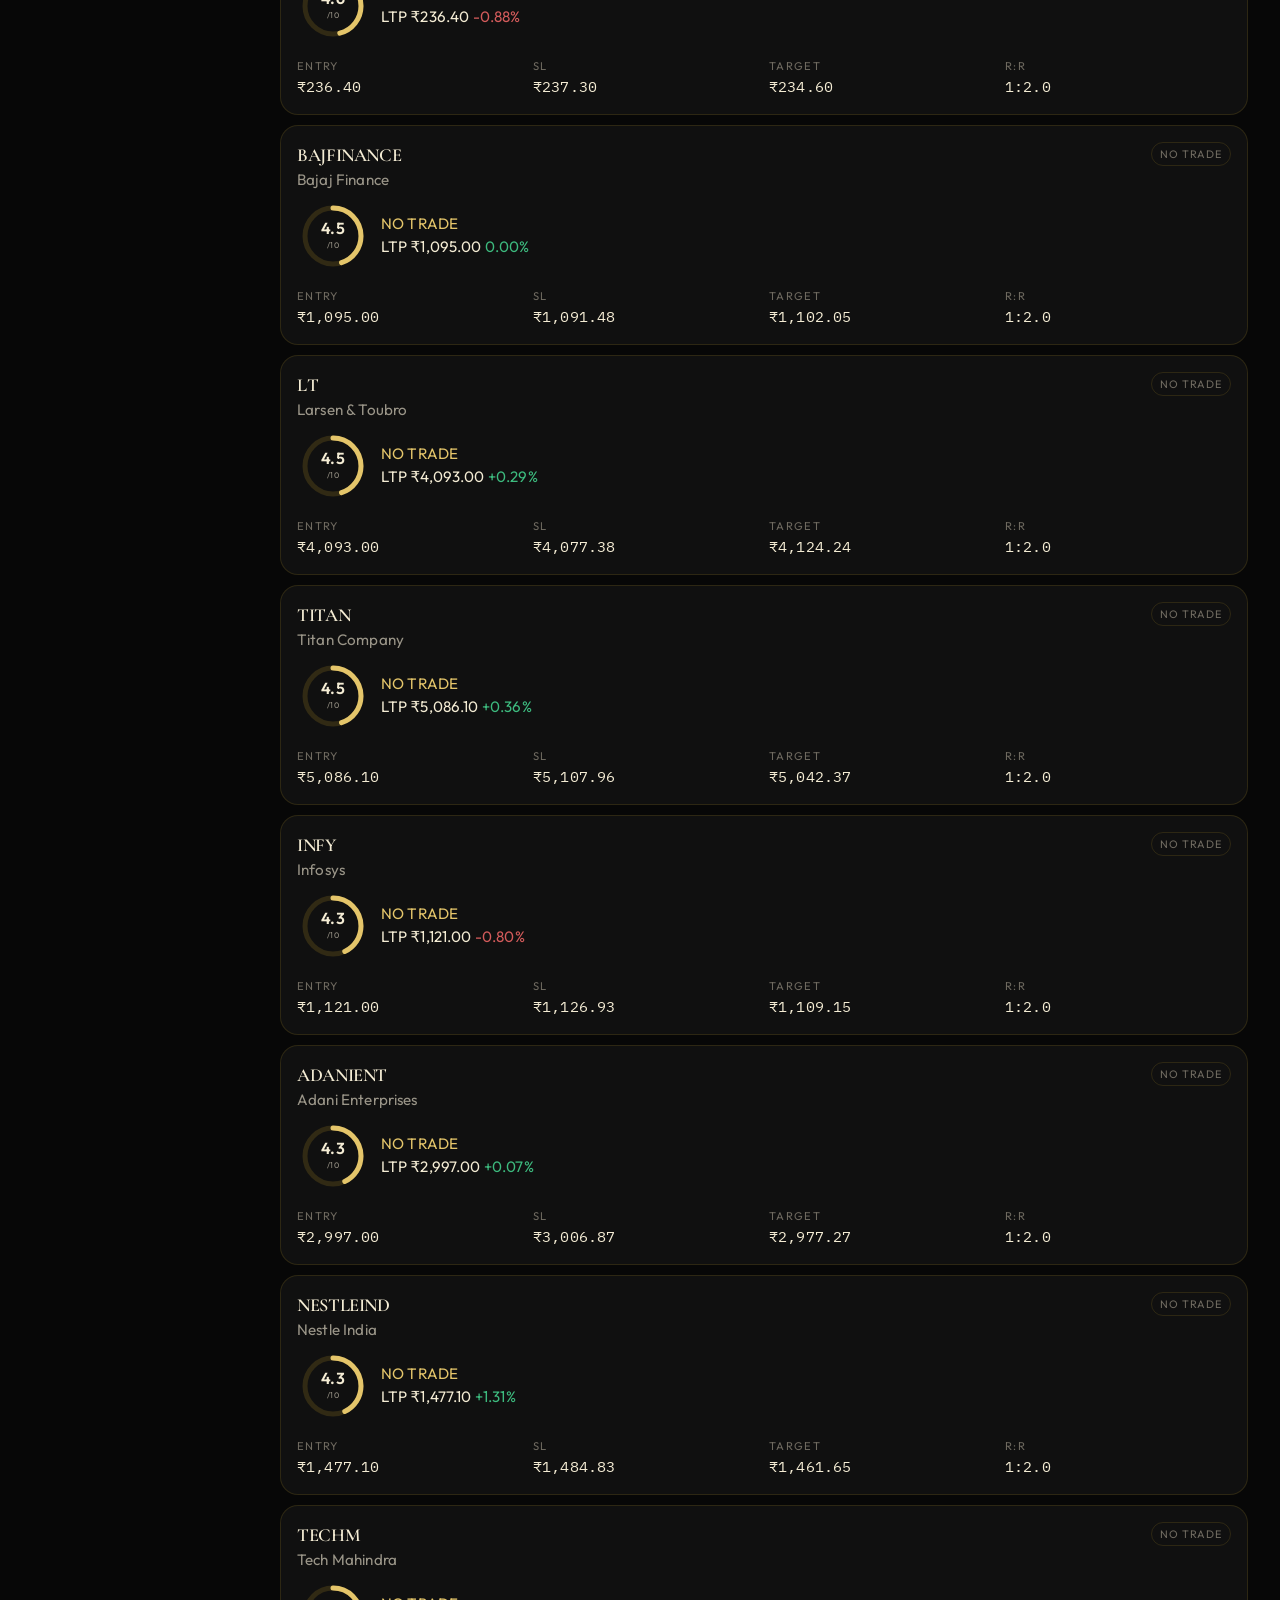
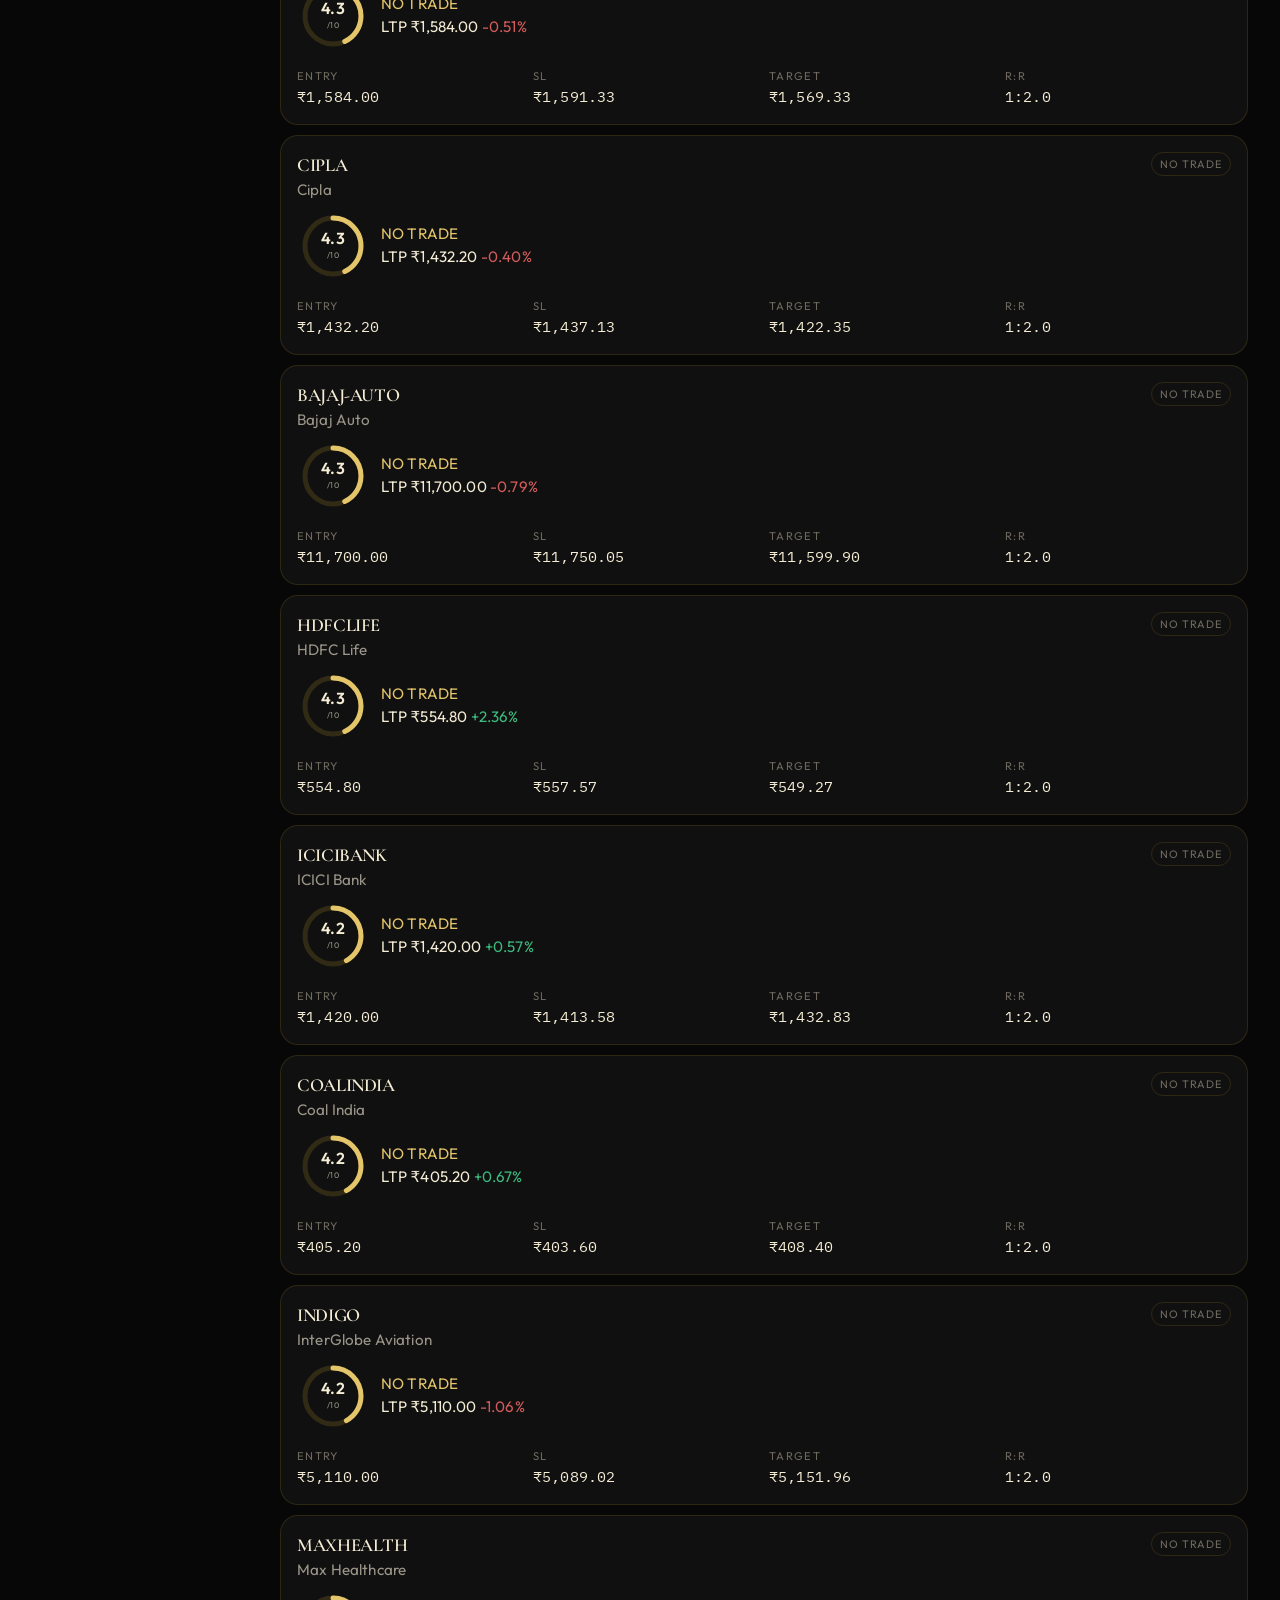
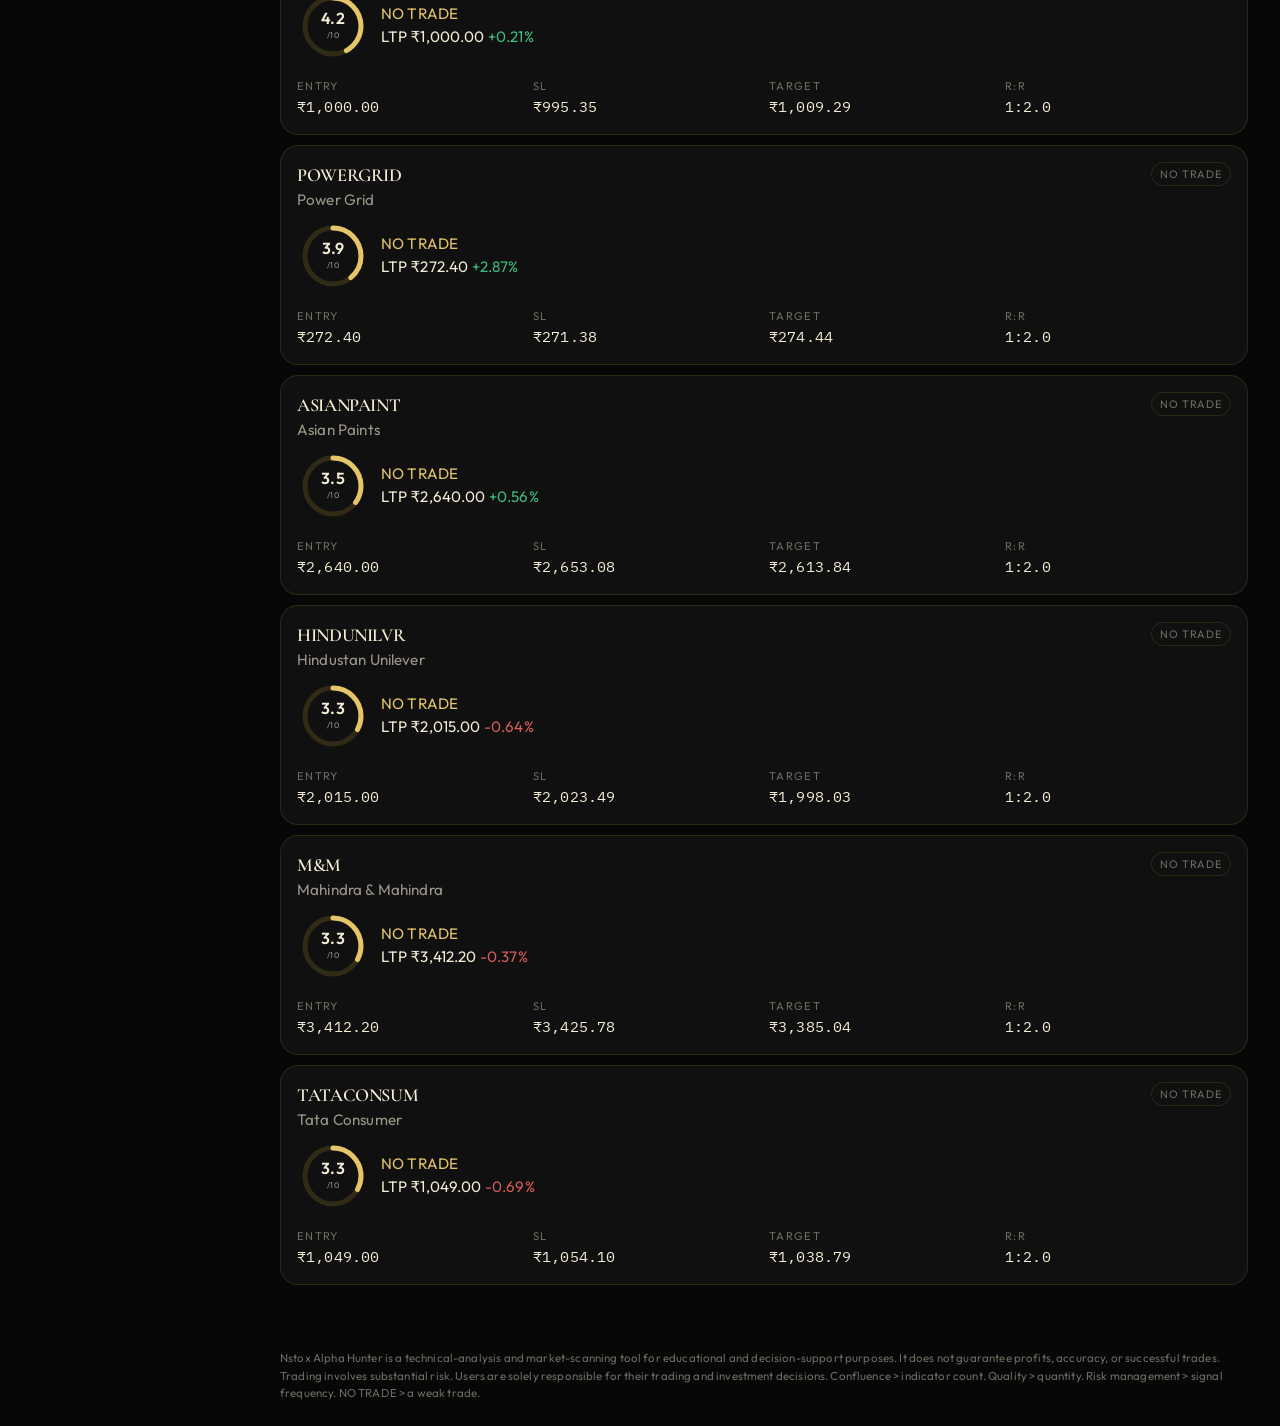
<file: nifty50.html>
<!DOCTYPE html>
<html lang="en">
<head>
  <meta charset="UTF-8" />
  <meta name="viewport" content="width=device-width, initial-scale=1, viewport-fit=cover" />
  <title>NIFTY 50 · NSTOX ALPHA HUNTER</title>
  <meta name="description" content="NSTOX ALPHA HUNTER — find high-conviction intraday setups. Rule-based market scanner for manual traders." />
  <meta name="theme-color" content="#070707" />
  <link rel="icon" type="image/svg+xml" href="assets/favicon.svg" />
  <link rel="stylesheet" href="css/style.css" />
  <link rel="stylesheet" href="css/dashboard.css" />
  <link rel="stylesheet" href="css/scanner.css" />
  <link rel="stylesheet" href="css/responsive.css" />
</head>
<body data-page="nifty50">
  <noscript>NSTOX ALPHA HUNTER needs JavaScript.</noscript>
  <div id="app"></div>
  <script type="module" src="js/app.js"></script>
</body>
</html>
</file>
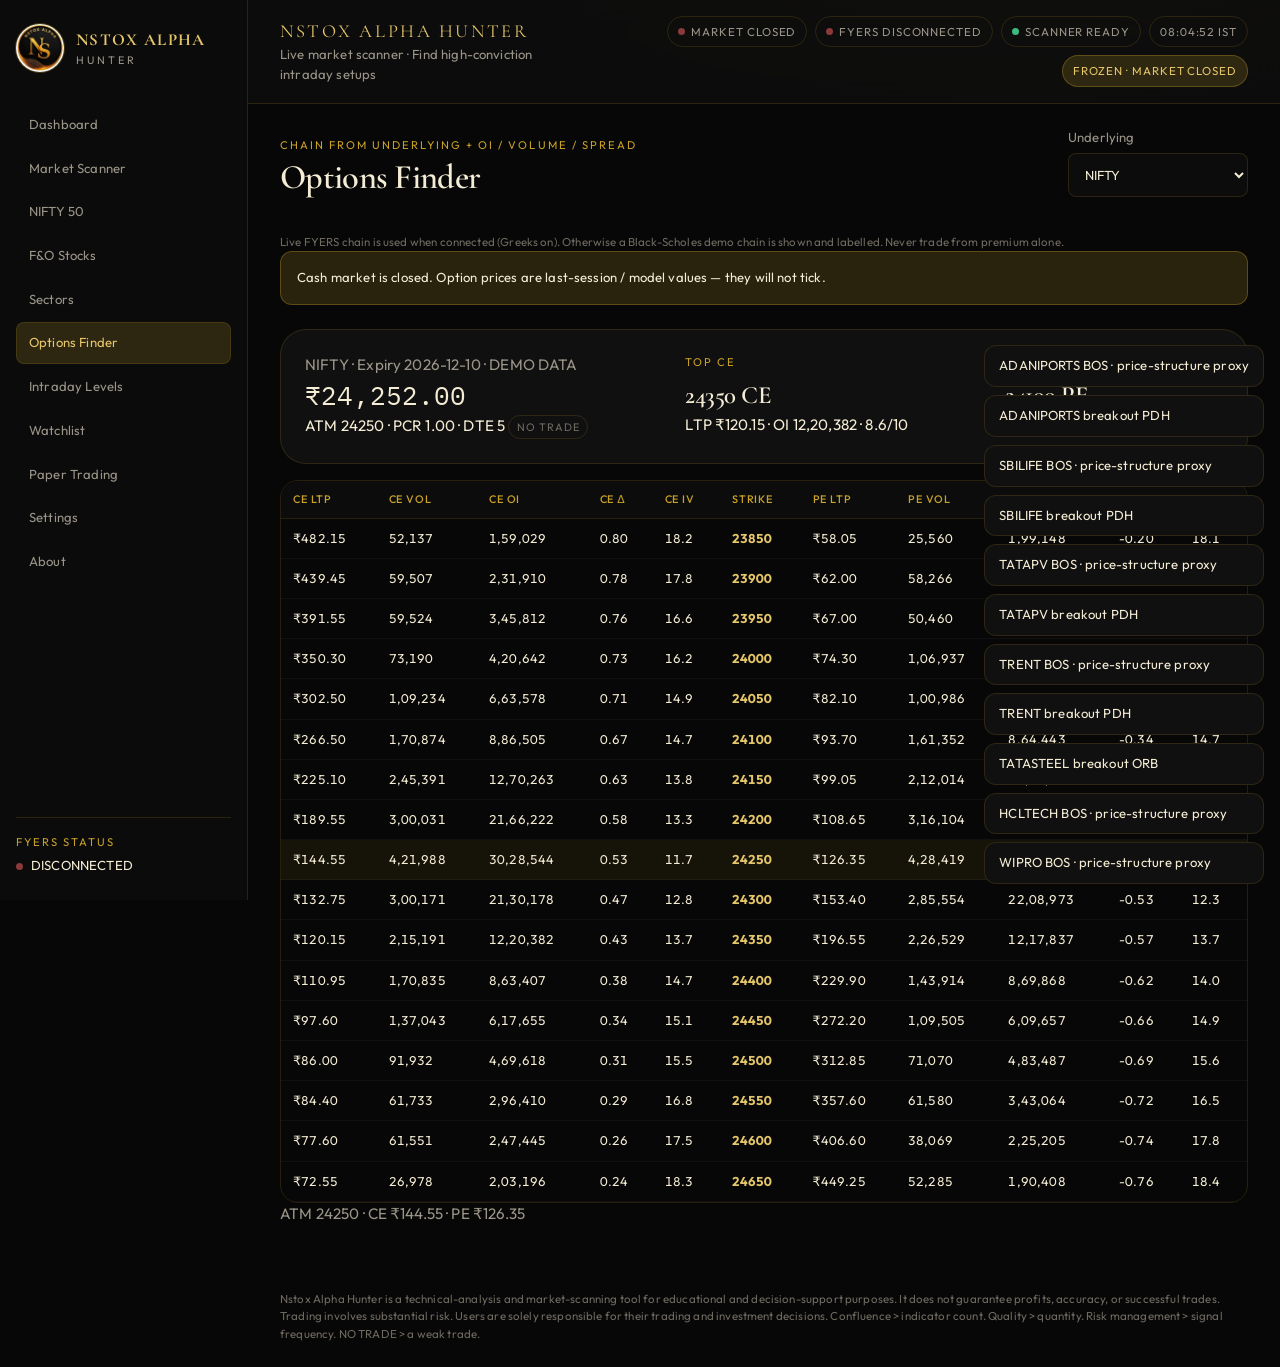
<file: options.html>
<!DOCTYPE html>
<html lang="en">
<head>
  <meta charset="UTF-8" />
  <meta name="viewport" content="width=device-width, initial-scale=1, viewport-fit=cover" />
  <title>Options Finder · NSTOX ALPHA HUNTER</title>
  <meta name="description" content="NSTOX ALPHA HUNTER — find high-conviction intraday setups. Rule-based market scanner for manual traders." />
  <meta name="theme-color" content="#070707" />
  <link rel="icon" type="image/svg+xml" href="assets/favicon.svg" />
  <link rel="stylesheet" href="css/style.css" />
  <link rel="stylesheet" href="css/dashboard.css" />
  <link rel="stylesheet" href="css/scanner.css" />
  <link rel="stylesheet" href="css/responsive.css" />
</head>
<body data-page="options">
  <noscript>NSTOX ALPHA HUNTER needs JavaScript.</noscript>
  <div id="app"></div>
  <script type="module" src="js/app.js"></script>
</body>
</html>
</file>
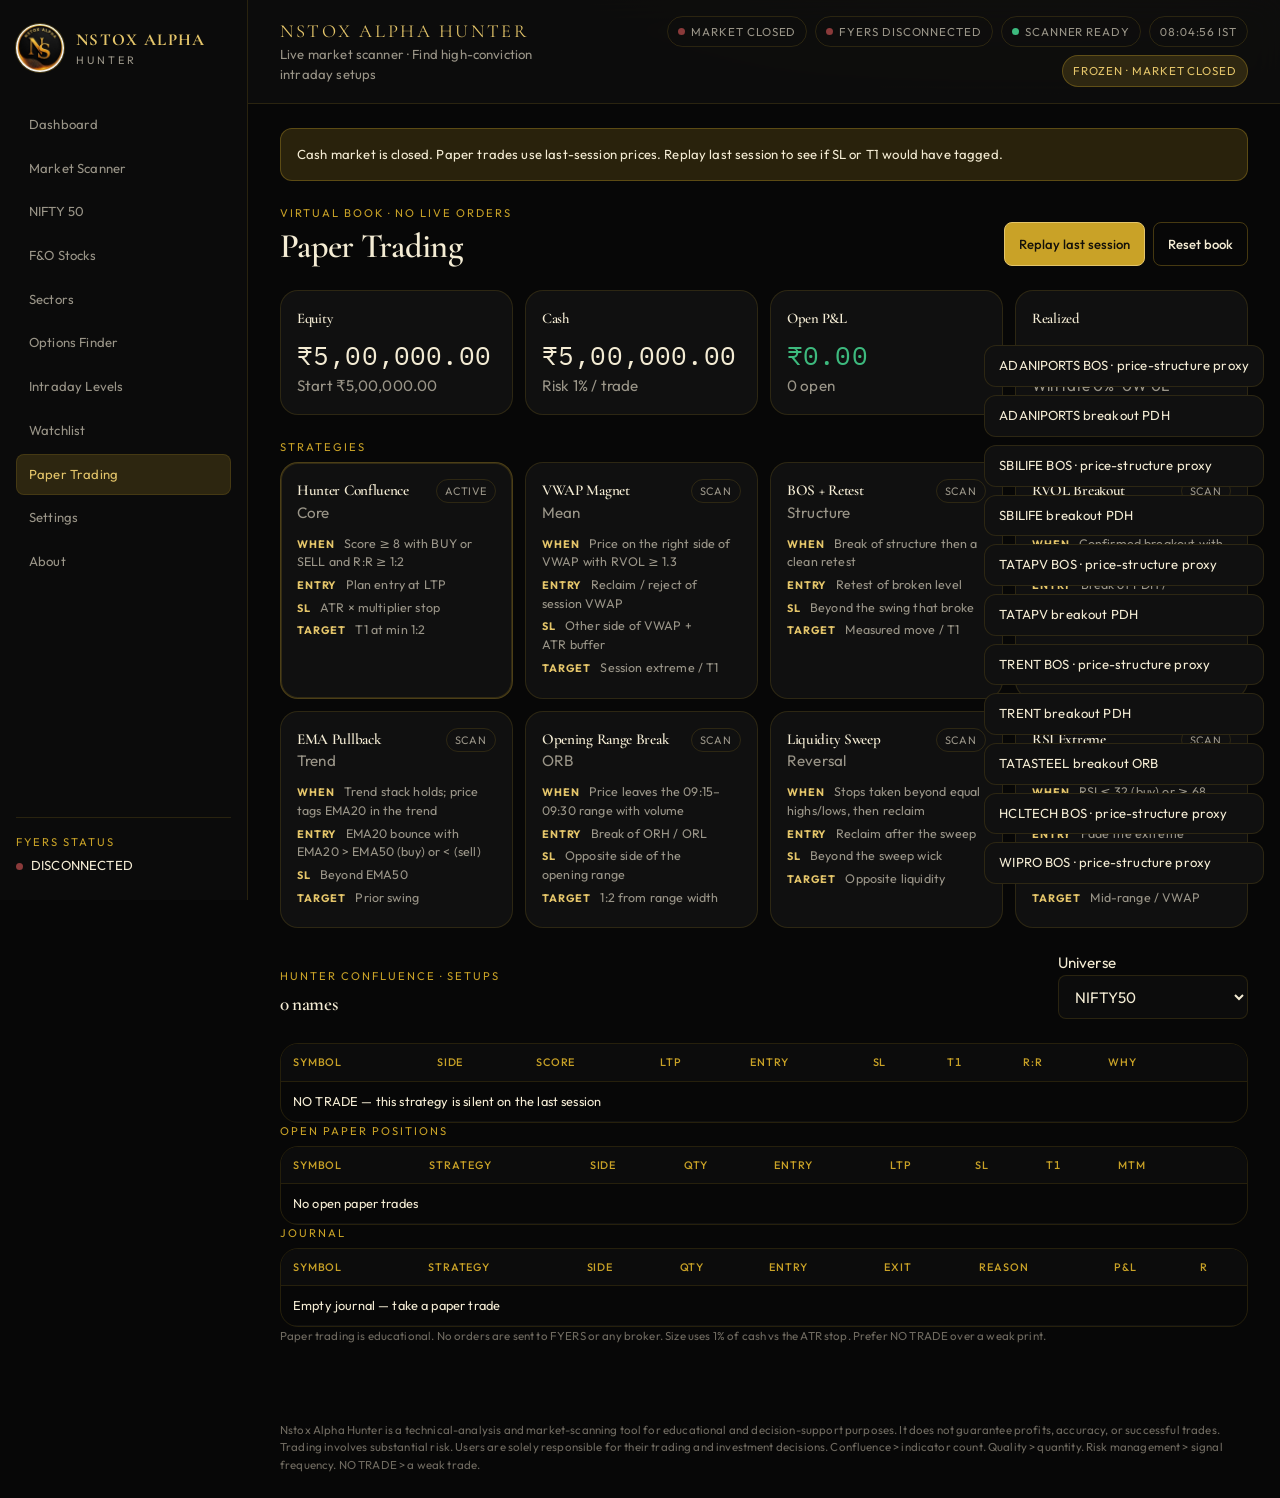
<file: paper.html>
<!DOCTYPE html>
<html lang="en">
<head>
  <meta charset="UTF-8" />
  <meta name="viewport" content="width=device-width, initial-scale=1, viewport-fit=cover" />
  <title>Paper Trading · NSTOX ALPHA HUNTER</title>
  <meta name="description" content="NSTOX ALPHA HUNTER — paper trading strategies for high-conviction intraday setups. Educational only." />
  <meta name="theme-color" content="#070707" />
  <link rel="icon" type="image/svg+xml" href="assets/favicon.svg" />
  <link rel="stylesheet" href="css/style.css" />
  <link rel="stylesheet" href="css/dashboard.css" />
  <link rel="stylesheet" href="css/scanner.css" />
  <link rel="stylesheet" href="css/responsive.css" />
</head>
<body data-page="paper">
  <noscript>NSTOX ALPHA HUNTER needs JavaScript.</noscript>
  <div id="app"></div>
  <script type="module" src="js/app.js"></script>
</body>
</html>
</file>
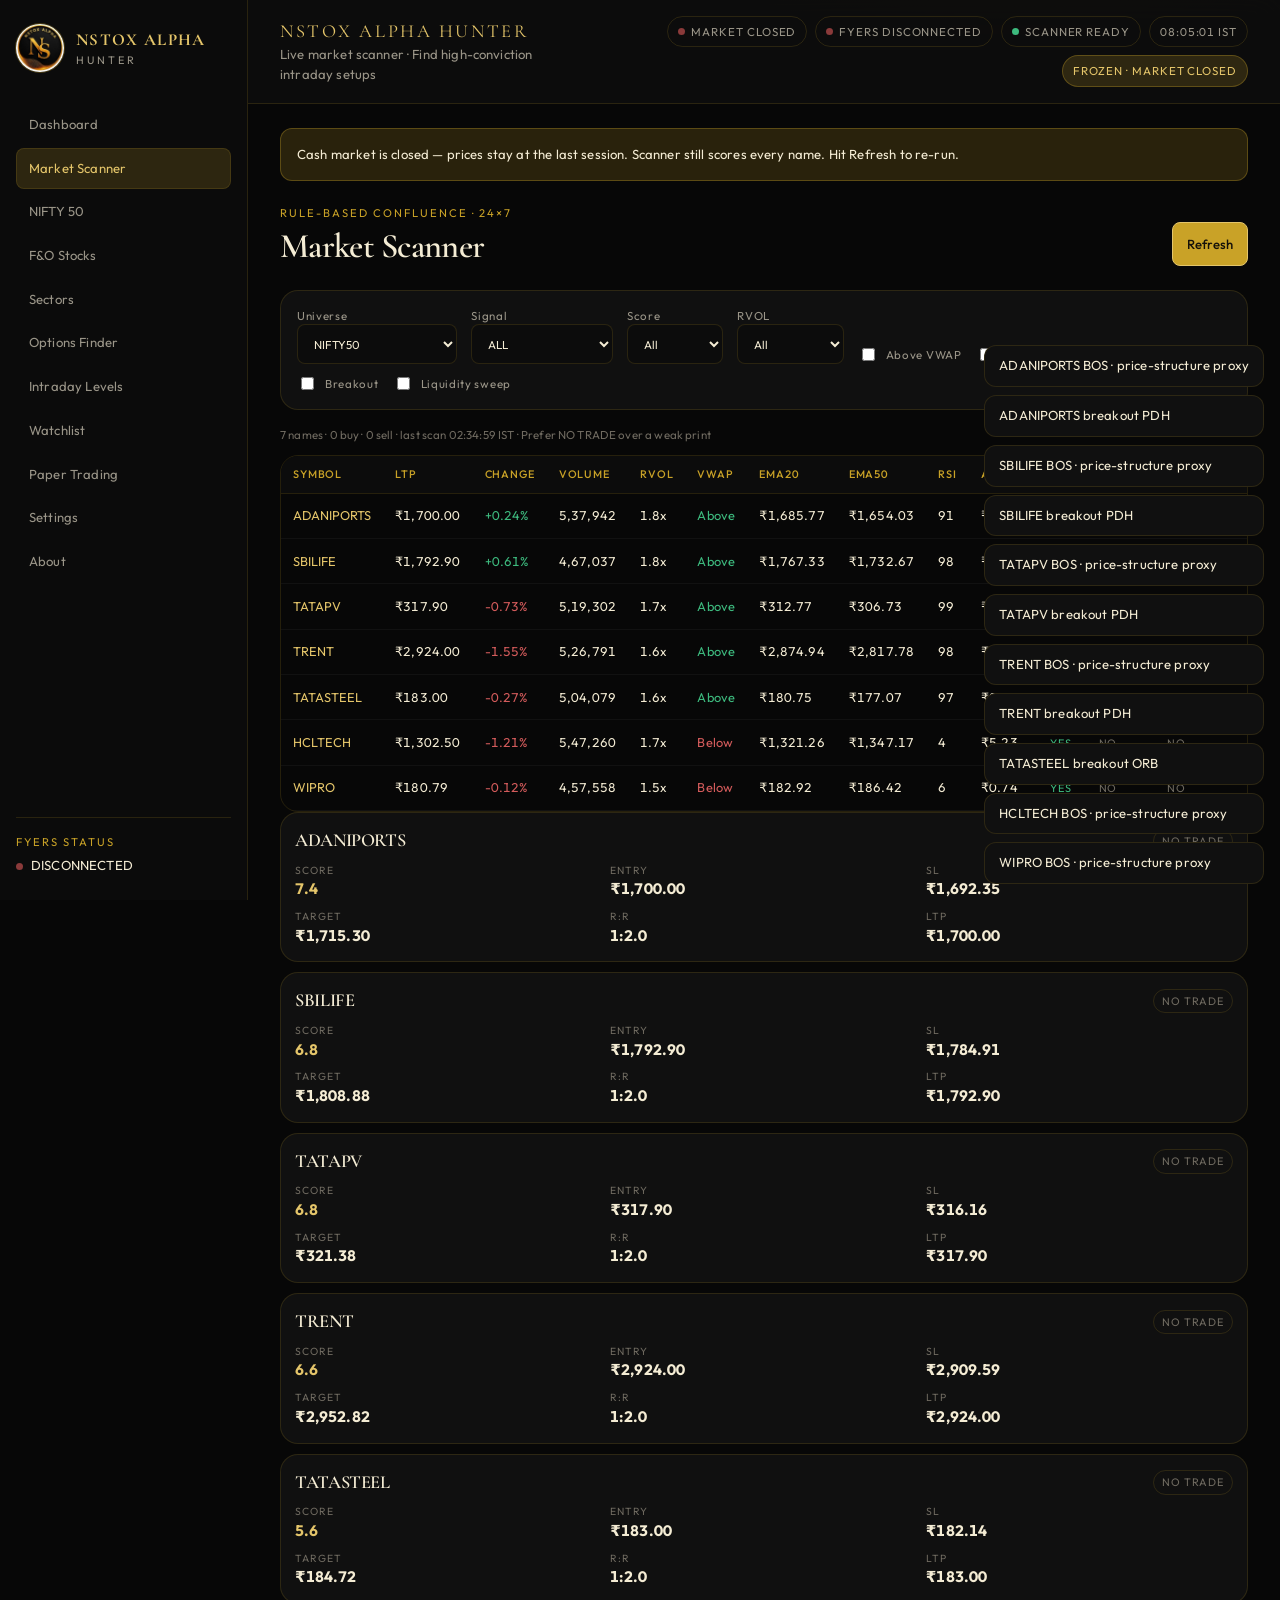
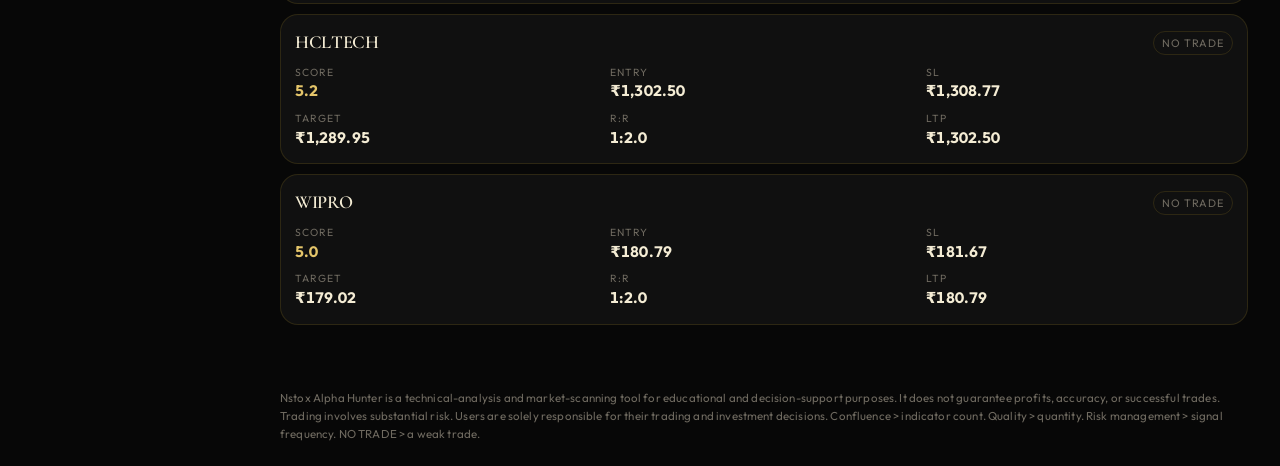
<file: scanner.html>
<!DOCTYPE html>
<html lang="en">
<head>
  <meta charset="UTF-8" />
  <meta name="viewport" content="width=device-width, initial-scale=1, viewport-fit=cover" />
  <title>Market Scanner · NSTOX ALPHA HUNTER</title>
  <meta name="description" content="NSTOX ALPHA HUNTER — find high-conviction intraday setups. Rule-based market scanner for manual traders." />
  <meta name="theme-color" content="#070707" />
  <link rel="icon" type="image/svg+xml" href="assets/favicon.svg" />
  <link rel="stylesheet" href="css/style.css" />
  <link rel="stylesheet" href="css/dashboard.css" />
  <link rel="stylesheet" href="css/scanner.css" />
  <link rel="stylesheet" href="css/responsive.css" />
</head>
<body data-page="scanner">
  <noscript>NSTOX ALPHA HUNTER needs JavaScript.</noscript>
  <div id="app"></div>
  <script type="module" src="js/app.js"></script>
</body>
</html>
</file>
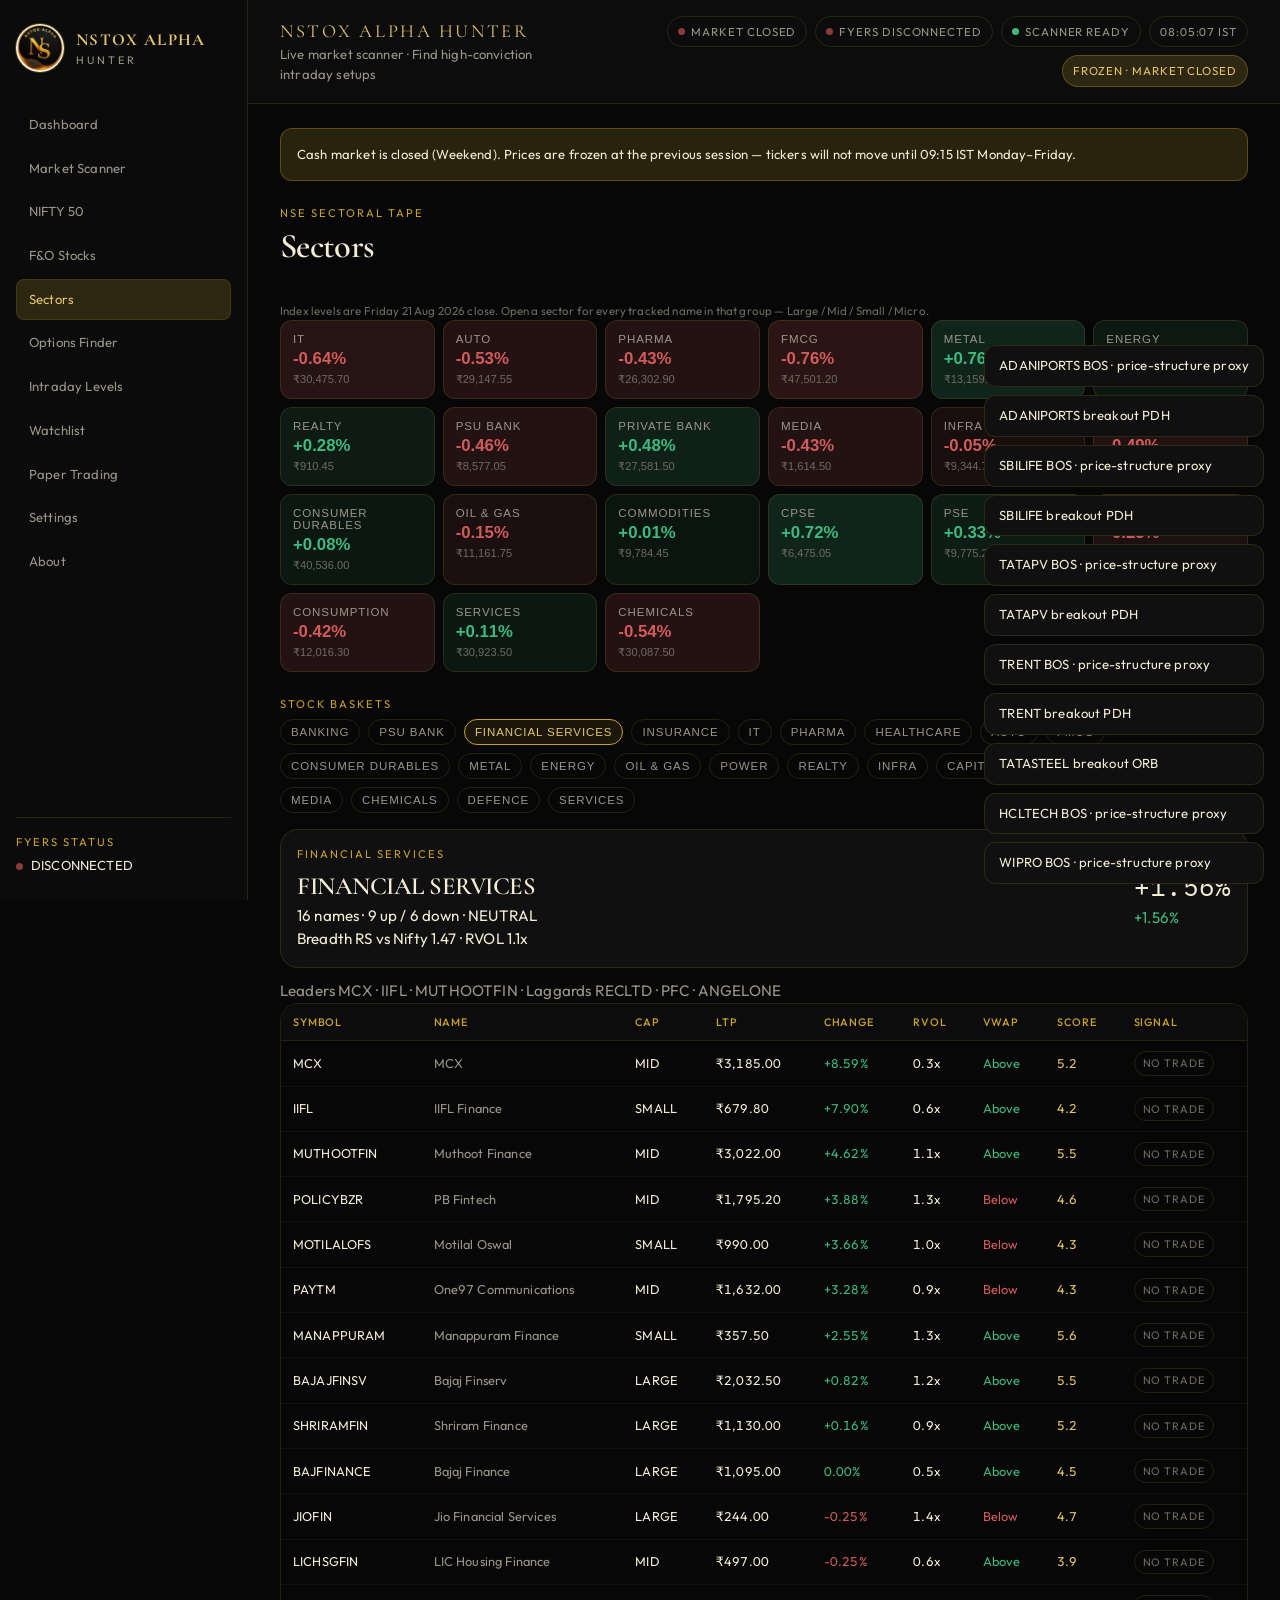
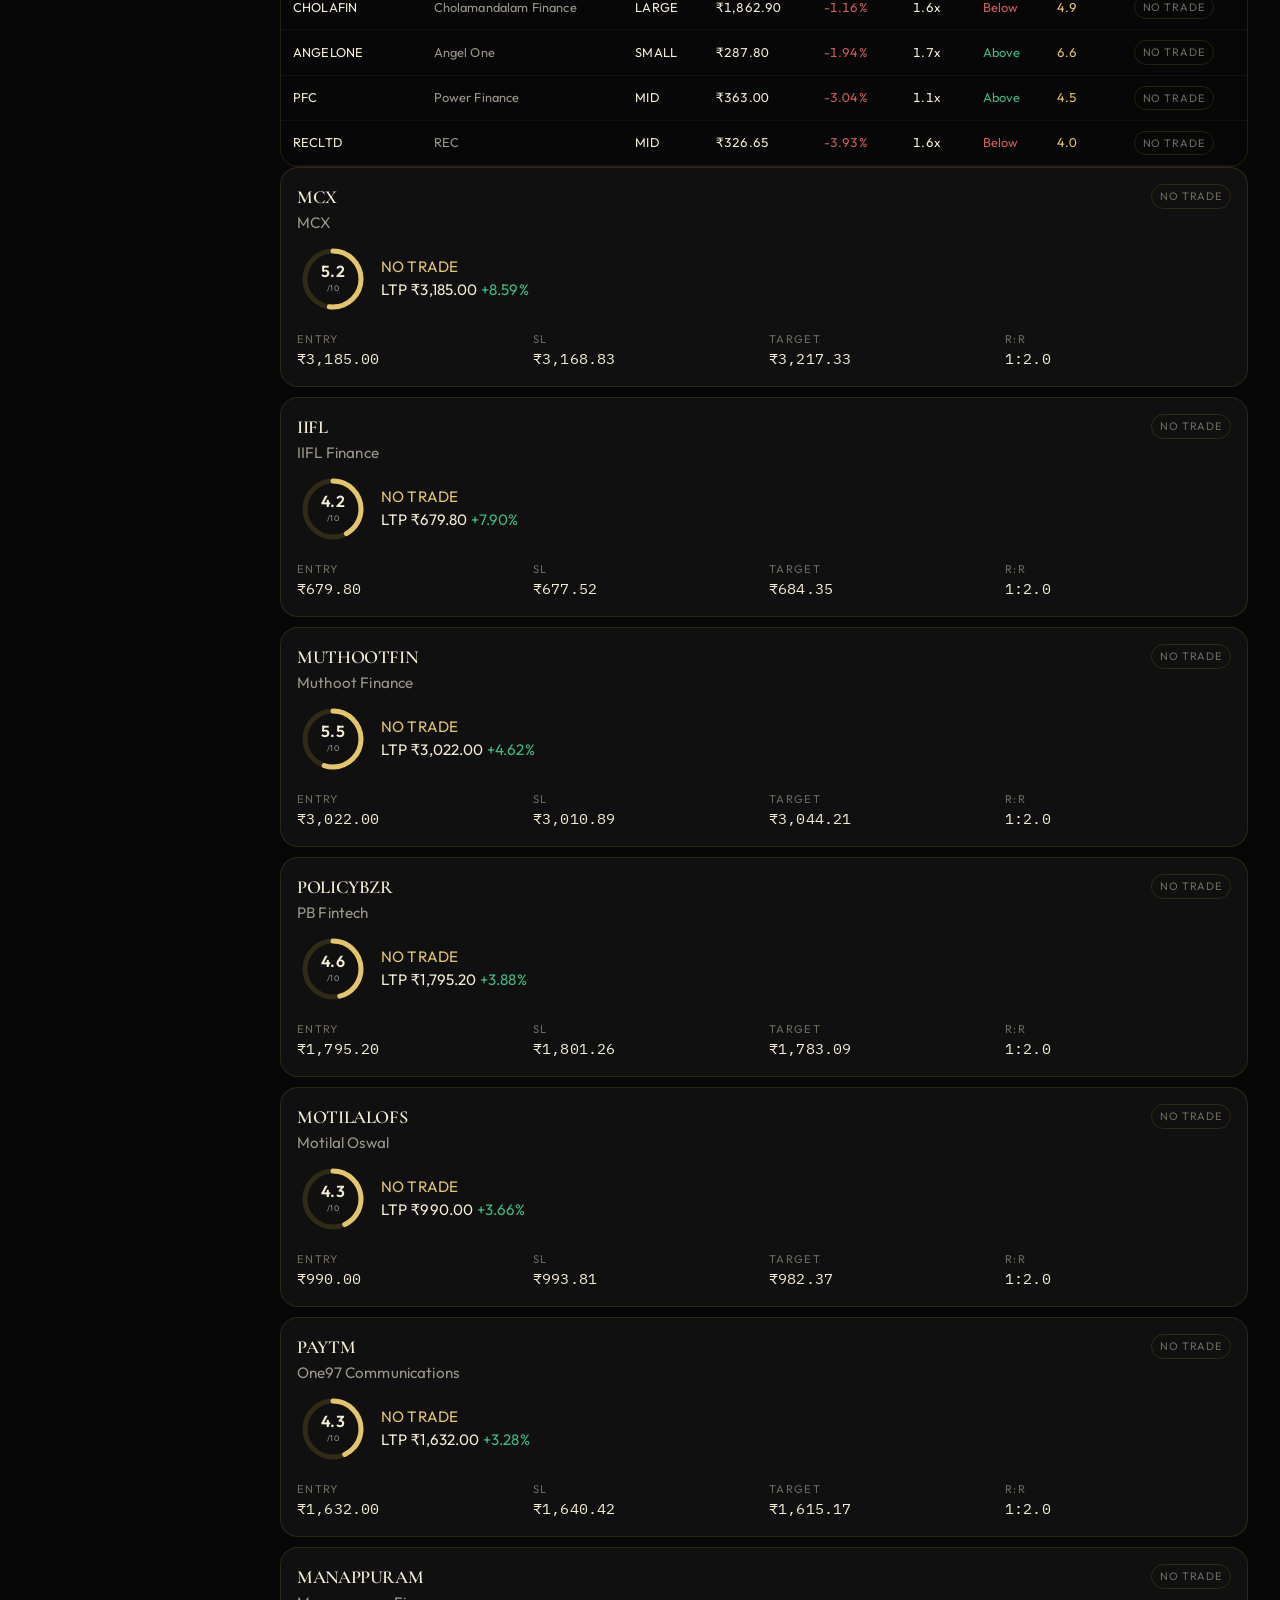
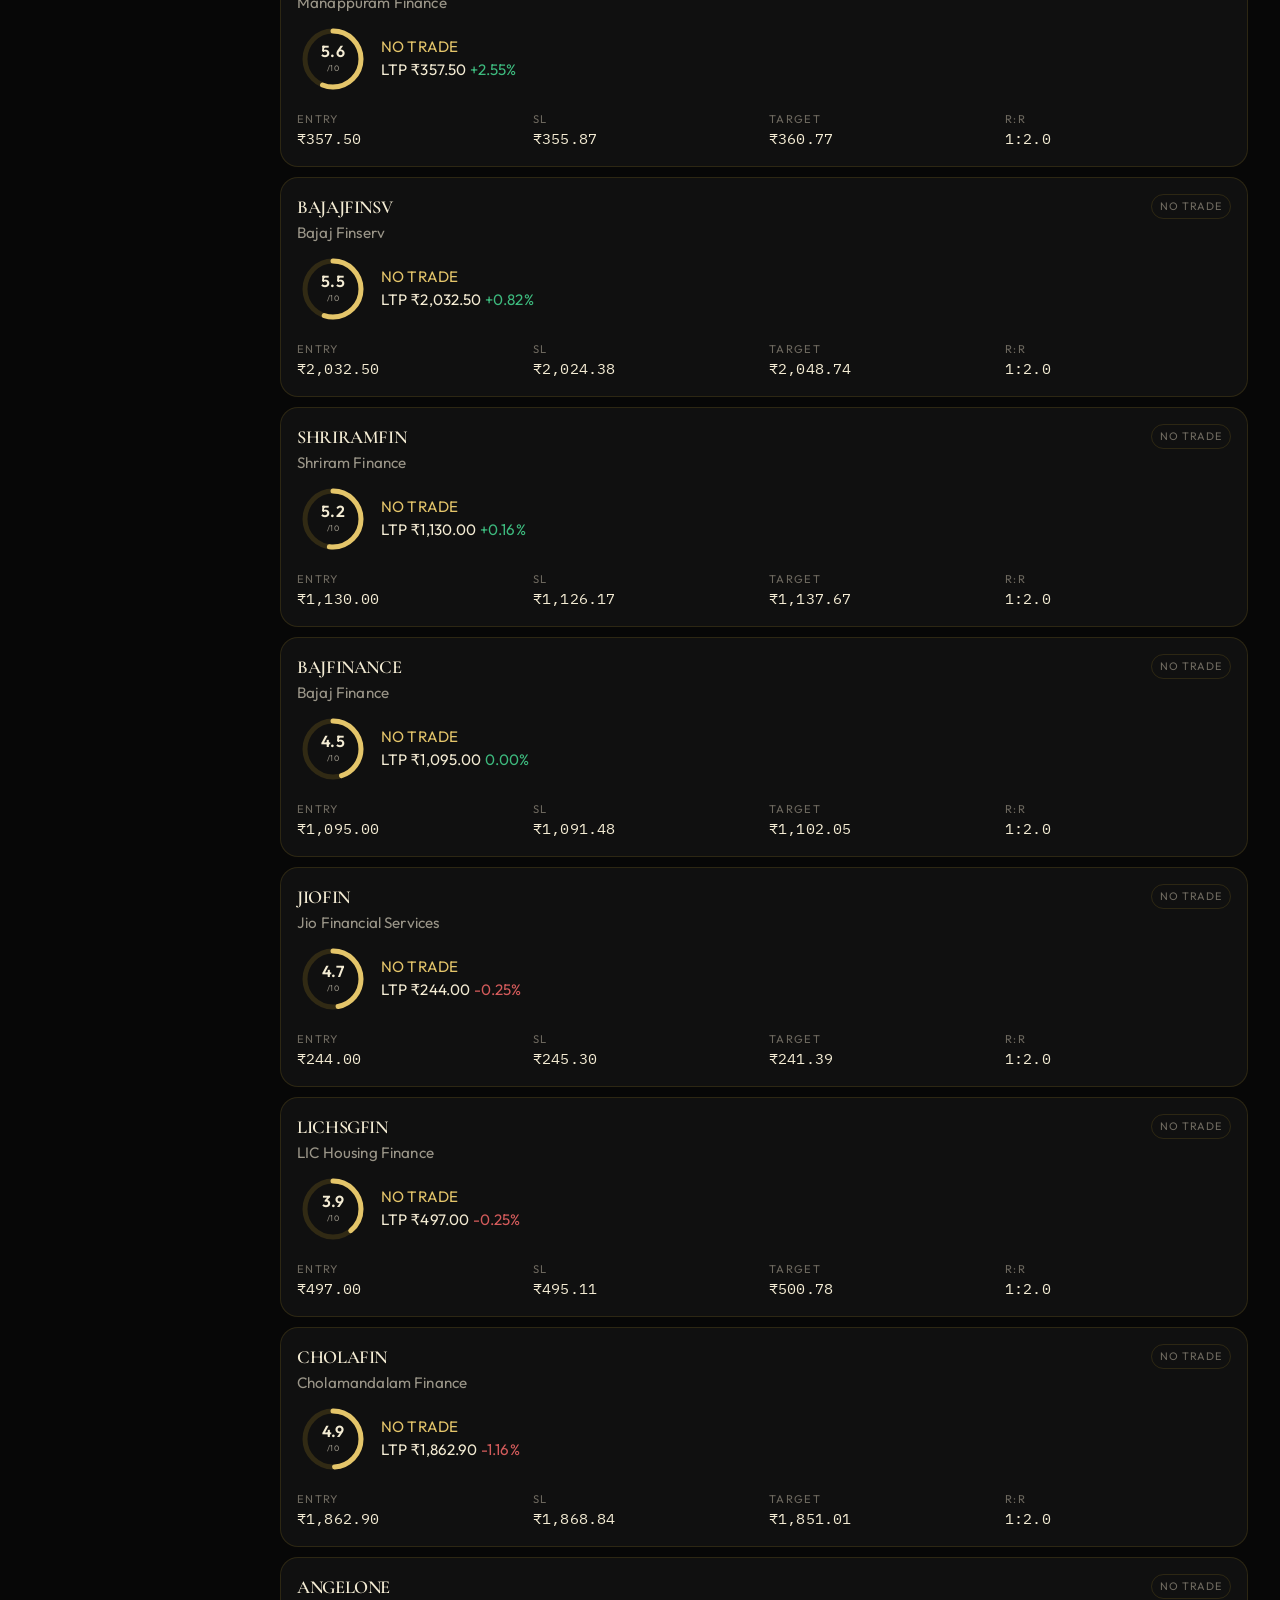
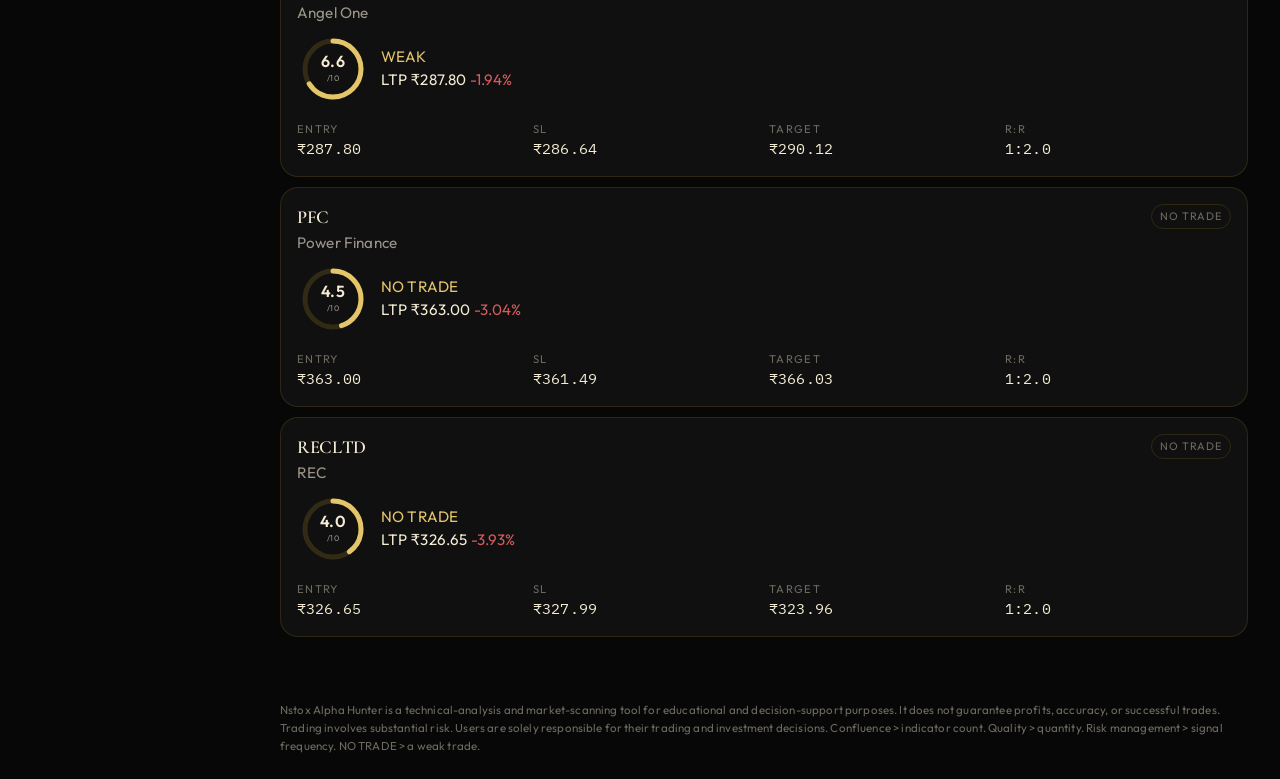
<file: sectors.html>
<!DOCTYPE html>
<html lang="en">
<head>
  <meta charset="UTF-8" />
  <meta name="viewport" content="width=device-width, initial-scale=1, viewport-fit=cover" />
  <title>Sectors · NSTOX ALPHA HUNTER</title>
  <meta name="description" content="NSTOX ALPHA HUNTER — NSE sectoral indices and sector stock baskets." />
  <meta name="theme-color" content="#070707" />
  <link rel="icon" type="image/svg+xml" href="assets/favicon.svg" />
  <link rel="stylesheet" href="css/style.css" />
  <link rel="stylesheet" href="css/dashboard.css" />
  <link rel="stylesheet" href="css/scanner.css" />
  <link rel="stylesheet" href="css/responsive.css" />
</head>
<body data-page="sectors">
  <noscript>NSTOX ALPHA HUNTER needs JavaScript.</noscript>
  <div id="app"></div>
  <script type="module" src="js/app.js"></script>
</body>
</html>
</file>
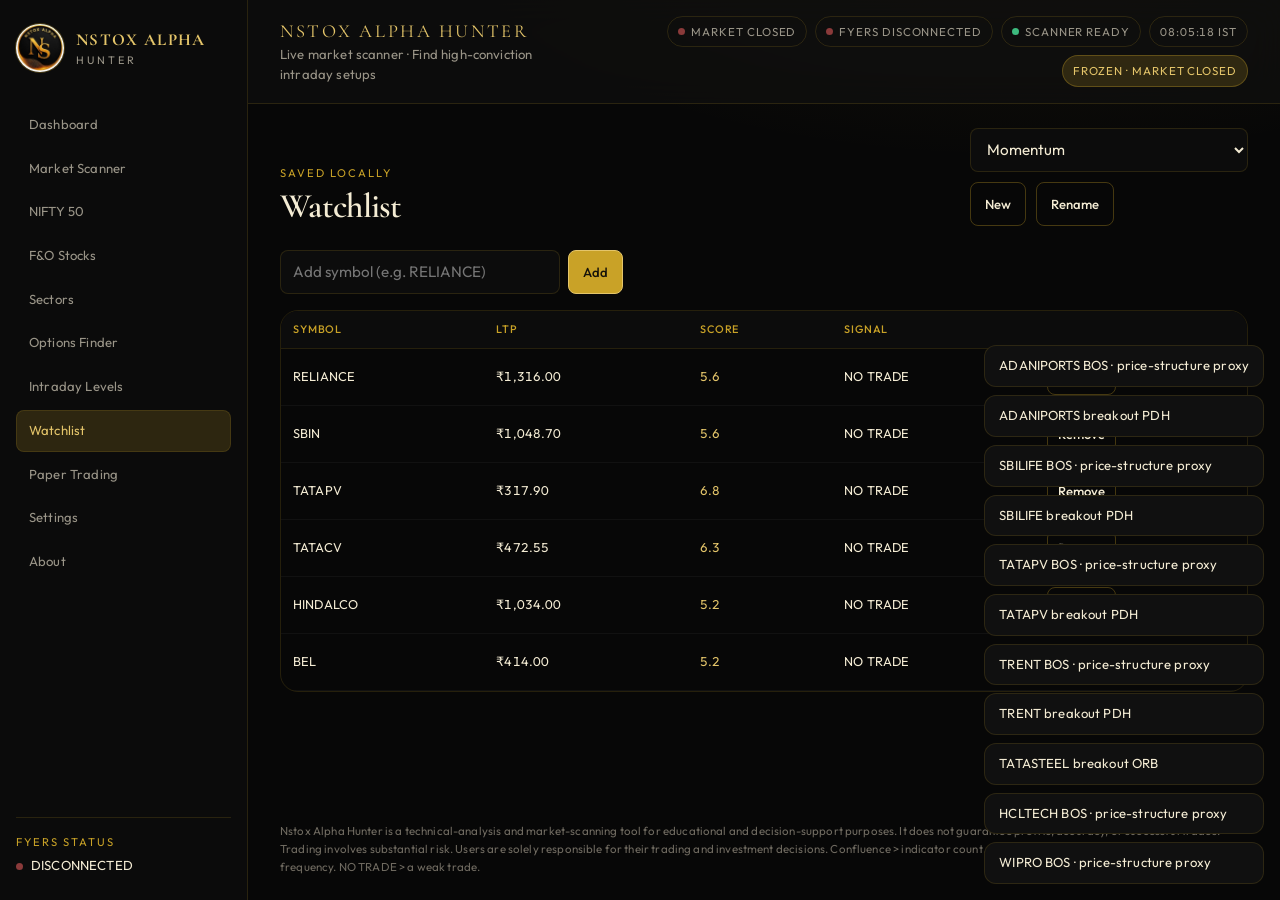
<file: watchlist.html>
<!DOCTYPE html>
<html lang="en">
<head>
  <meta charset="UTF-8" />
  <meta name="viewport" content="width=device-width, initial-scale=1, viewport-fit=cover" />
  <title>Watchlist · NSTOX ALPHA HUNTER</title>
  <meta name="description" content="NSTOX ALPHA HUNTER — find high-conviction intraday setups. Rule-based market scanner for manual traders." />
  <meta name="theme-color" content="#070707" />
  <link rel="icon" type="image/svg+xml" href="assets/favicon.svg" />
  <link rel="stylesheet" href="css/style.css" />
  <link rel="stylesheet" href="css/dashboard.css" />
  <link rel="stylesheet" href="css/scanner.css" />
  <link rel="stylesheet" href="css/responsive.css" />
</head>
<body data-page="watchlist">
  <noscript>NSTOX ALPHA HUNTER needs JavaScript.</noscript>
  <div id="app"></div>
  <script type="module" src="js/app.js"></script>
</body>
</html>
</file>
<file: css/style.css>
@import url("https://fonts.googleapis.com/css2?family=Cormorant+Garamond:wght@500;600;700&family=IBM+Plex+Mono:wght@400;500;600&family=Outfit:wght@300;400;500;600;700&display=swap");

:root {
  --bg: #070707;
  --bg-elevated: #101010;
  --bg-subtle: #171717;
  --bg-glass: rgba(16, 16, 16, 0.72);
  --fg: #f4ecd4;
  --fg-muted: #9a9588;
  --fg-subtle: #6f6a60;
  --gold: #c9a227;
  --gold-hi: #e4c56a;
  --gold-dim: rgba(201, 162, 39, 0.18);
  --border: rgba(201, 162, 39, 0.16);
  --border-strong: rgba(201, 162, 39, 0.32);
  --buy: #3dba7e;
  --sell: #d35b5b;
  --warn: #d4a017;
  --radius-xs: 4px;
  --radius-sm: 8px;
  --radius-md: 12px;
  --radius-lg: 18px;
  --radius-xl: 26px;
  --space-1: 4px;
  --space-2: 8px;
  --space-3: 12px;
  --space-4: 16px;
  --space-5: 24px;
  --space-6: 32px;
  --space-7: 48px;
  --font-display: "Cormorant Garamond", Georgia, serif;
  --font-body: "Outfit", system-ui, sans-serif;
  --font-mono: "IBM Plex Mono", ui-monospace, monospace;
  --text-xs: 0.72rem;
  --text-sm: 0.82rem;
  --text-base: 0.95rem;
  --text-lg: 1.15rem;
  --text-xl: 1.55rem;
  --text-2xl: 2.15rem;
  --sidebar: 248px;
  --topbar: 72px;
  --motion-quick: 150ms;
  --motion-fast: 250ms;
  --ease: cubic-bezier(0.22, 1, 0.36, 1);
  --shadow: 0 24px 60px rgba(0, 0, 0, 0.45);
}

*,
*::before,
*::after { box-sizing: border-box; }
html, body { margin: 0; min-height: 100%; background: var(--bg); color: var(--fg); }
html { -webkit-font-smoothing: antialiased; }
body {
  font-family: var(--font-body);
  font-size: var(--text-base);
  line-height: 1.5;
  letter-spacing: 0.01em;
}
body.compact { --topbar: 60px; }
img { max-width: 100%; display: block; }
button, [role="button"] { cursor: pointer; }
button:disabled { cursor: default; }
a { color: inherit; text-decoration: none; }
h1, h2, h3 { font-family: var(--font-display); font-weight: 600; letter-spacing: -0.02em; text-wrap: balance; margin: 0; }
h1 { font-size: var(--text-2xl); line-height: 1.1; }
h2 { font-size: var(--text-xl); }
h3 { font-size: var(--text-lg); }
p { margin: 0; text-wrap: pretty; }
ul { margin: 0; padding-left: 1.1rem; }

#app {
  display: grid;
  grid-template-columns: var(--sidebar) 1fr;
  min-height: 100dvh;
  background:
    radial-gradient(1200px 500px at 80% -10%, rgba(201, 162, 39, 0.08), transparent 50%),
    var(--bg);
}

.sidebar {
  position: sticky;
  top: 0;
  height: 100dvh;
  display: flex;
  flex-direction: column;
  padding: var(--space-5) var(--space-4);
  border-right: 1px solid var(--border);
  background: #0b0b0b;
}
.brand {
  display: flex;
  gap: 12px;
  align-items: center;
  margin-bottom: var(--space-6);
}
.brand img {
  width: 48px;
  height: 48px;
  border-radius: 50%;
  box-shadow: 0 0 0 1px var(--border-strong);
}
.brand strong {
  display: block;
  font-family: var(--font-display);
  font-size: 1.05rem;
  letter-spacing: 0.08em;
  color: var(--gold-hi);
}
.brand span {
  display: block;
  font-size: 0.68rem;
  letter-spacing: 0.28em;
  color: var(--fg-muted);
}
.side-nav { display: flex; flex-direction: column; gap: 2px; flex: 1; overflow: auto; }
.side-nav a {
  padding: 10px 12px;
  border-radius: var(--radius-sm);
  color: var(--fg-muted);
  font-size: var(--text-sm);
  border: 1px solid transparent;
}
.side-nav a:hover { color: var(--fg); background: var(--bg-subtle); }
.side-nav a.active {
  color: var(--gold-hi);
  border-color: var(--border);
  background: var(--gold-dim);
}
.side-foot { padding-top: var(--space-4); border-top: 1px solid var(--border); }
.fy-pill { display: flex; align-items: center; gap: 8px; font-size: var(--text-sm); font-variant-numeric: tabular-nums; }
.fy-pill i, .pill i {
  width: 7px; height: 7px; border-radius: 50%; background: #5c5850; display: inline-block;
}
.fy-pill.on i, .pill i.on, .on { background: var(--buy); }
.fy-pill.off i, .pill i.off { background: #8a3a3a; }
.pill i.warn { background: var(--warn); }

.stage { display: flex; flex-direction: column; min-width: 0; }
.topbar {
  display: flex;
  justify-content: space-between;
  align-items: center;
  gap: var(--space-4);
  padding: var(--space-4) var(--space-6);
  border-bottom: 1px solid var(--border);
  min-height: var(--topbar);
  background: var(--bg-glass);
  backdrop-filter: blur(16px);
  position: sticky;
  top: 0;
  z-index: 20;
}
.brand-line {
  font-family: var(--font-display);
  font-size: 1.15rem;
  letter-spacing: 0.14em;
  color: var(--gold-hi);
}
.tag { color: var(--fg-muted); font-size: var(--text-sm); }
.status-pills { display: flex; flex-wrap: wrap; gap: 8px; align-items: center; justify-content: flex-end; }
.pill, .badge {
  font-size: 0.72rem;
  letter-spacing: 0.08em;
  text-transform: uppercase;
  border: 1px solid var(--border);
  border-radius: 999px;
  padding: 6px 10px;
  color: var(--fg-muted);
  font-variant-numeric: tabular-nums;
  display: inline-flex;
  gap: 6px;
  align-items: center;
}
.badge.demo { color: var(--gold-hi); border-color: var(--border-strong); background: var(--gold-dim); }
.badge.live { color: var(--buy); border-color: rgba(61, 186, 126, 0.35); }

.page { flex: 1; padding: var(--space-5) var(--space-6) var(--space-7); }
.page-head {
  display: flex;
  justify-content: space-between;
  gap: var(--space-4);
  align-items: end;
  margin-bottom: var(--space-5);
}
.kicker {
  font-size: 0.7rem;
  letter-spacing: 0.18em;
  text-transform: uppercase;
  color: var(--gold);
  margin-bottom: 6px;
}
.disclaimer, .footnote {
  color: var(--fg-subtle);
  font-size: var(--text-xs);
  line-height: 1.55;
  padding: var(--space-4) var(--space-6) calc(var(--space-5) + env(safe-area-inset-bottom));
}
.footnote { padding: var(--space-3) 0 0; }

.card {
  background: var(--bg-elevated);
  border: 1px solid var(--border);
  border-radius: var(--radius-xl);
  padding: var(--space-5);
  box-shadow: var(--shadow);
}
.card-h {
  font-size: 0.72rem;
  letter-spacing: 0.16em;
  text-transform: uppercase;
  color: var(--gold);
  margin-bottom: var(--space-4);
}
.grid-2 { display: grid; grid-template-columns: 1fr 1fr; gap: var(--space-5); margin: var(--space-5) 0; }
.row-gap { display: flex; gap: 10px; align-items: center; flex-wrap: wrap; }

.btn {
  font-family: var(--font-body);
  font-size: var(--text-sm);
  font-weight: 500;
  border-radius: var(--radius-sm);
  border: 1px solid var(--border-strong);
  background: var(--bg-subtle);
  color: var(--fg);
  padding: 10px 14px;
  min-height: 44px;
  transition: transform var(--motion-quick) var(--ease), background var(--motion-quick) var(--ease);
}
.btn:hover { background: #1d1d1d; }
.btn:active { transform: scale(0.98); }
.btn.gold { background: var(--gold); color: #14110a; border-color: var(--gold-hi); }
.btn.ghost { background: transparent; }
.btn.danger { color: var(--sell); border-color: rgba(211, 91, 91, 0.4); }
.btn.sm { min-height: 36px; padding: 6px 10px; }
.icon-x {
  background: transparent; border: 0; color: var(--fg-muted); font-size: 1.6rem; line-height: 1;
}

.chip {
  display: inline-flex;
  align-items: center;
  border-radius: 999px;
  padding: 3px 8px;
  font-size: 0.68rem;
  letter-spacing: 0.08em;
  border: 1px solid var(--border);
  color: var(--fg-muted);
}
.chip.buy { color: var(--buy); border-color: rgba(61,186,126,0.4); background: rgba(61,186,126,0.08); }
.chip.sell { color: var(--sell); border-color: rgba(211,91,91,0.4); background: rgba(211,91,91,0.08); }
.chip.flat { color: var(--fg-subtle); }
.pos { color: var(--buy); }
.neg { color: var(--sell); }
.gold { color: var(--gold-hi); }
.muted { color: var(--fg-muted); }
.big-price { font-family: var(--font-mono); font-size: 1.6rem; font-variant-numeric: tabular-nums; }

input, select, textarea {
  font: inherit;
  color: var(--fg);
  background: #0c0c0c;
  border: 1px solid var(--border);
  border-radius: var(--radius-sm);
  padding: 10px 12px;
  min-height: 44px;
  width: 100%;
}
input:focus, select:focus, textarea:focus {
  outline: 2px solid var(--gold-dim);
  border-color: var(--gold);
}
.field { display: flex; flex-direction: column; gap: 6px; font-size: var(--text-sm); color: var(--fg-muted); }
.field.compact { min-width: 180px; }
.chk { display: flex; gap: 8px; align-items: center; font-size: var(--text-sm); color: var(--fg-muted); }
.chk input { width: auto; min-height: 0; }
.toggle { display: flex; gap: 8px; align-items: center; color: var(--fg-muted); font-size: var(--text-sm); }
.form-grid {
  display: grid;
  grid-template-columns: repeat(auto-fit, minmax(220px, 1fr));
  gap: var(--space-4);
}
.form-actions { display: flex; flex-wrap: wrap; gap: 8px; grid-column: 1 / -1; }

.kv {
  display: grid;
  grid-template-columns: repeat(auto-fit, minmax(110px, 1fr));
  gap: 10px;
  margin: var(--space-4) 0 0;
}
.kv dt { color: var(--fg-subtle); font-size: 0.7rem; letter-spacing: 0.12em; text-transform: uppercase; }
.kv dd { margin: 0; font-family: var(--font-mono); font-variant-numeric: tabular-nums; }
.plan-grid {
  display: grid;
  grid-template-columns: repeat(auto-fit, minmax(140px, 1fr));
  gap: 12px;
}
.plan-grid span { display: block; color: var(--fg-subtle); font-size: 0.72rem; letter-spacing: 0.1em; text-transform: uppercase; }
.plan-grid b { font-family: var(--font-mono); font-variant-numeric: tabular-nums; }

.empty {
  border: 1px dashed var(--border);
  border-radius: var(--radius-lg);
  padding: var(--space-6);
  color: var(--fg-muted);
  text-align: center;
}
.warn-banner {
  border: 1px solid var(--border-strong);
  background: var(--gold-dim);
  color: var(--fg);
  padding: var(--space-4);
  border-radius: var(--radius-md);
  margin-bottom: var(--space-5);
  font-size: var(--text-sm);
}
.status-line { margin-top: var(--space-3); color: var(--fg-muted); }

.bottom-nav { display: none; }
.table-wrap { overflow: auto; border: 1px solid var(--border); border-radius: var(--radius-lg); }
.scan-table { width: 100%; border-collapse: collapse; font-size: 0.8rem; font-variant-numeric: tabular-nums; }
.scan-table th {
  text-align: left;
  font-weight: 500;
  color: var(--gold);
  letter-spacing: 0.08em;
  font-size: 0.68rem;
  text-transform: uppercase;
  padding: 10px 12px;
  border-bottom: 1px solid var(--border);
  background: #0c0c0c;
  position: sticky; top: 0;
}
.scan-table td { padding: 10px 12px; border-bottom: 1px solid rgba(255,255,255,0.04); white-space: nowrap; }
.scan-table tr { cursor: pointer; }
.scan-table tr:hover { background: rgba(201,162,39,0.05); }
.scan-table tr.is-buy { box-shadow: inset 3px 0 0 var(--buy); }
.scan-table tr.is-sell { box-shadow: inset 3px 0 0 var(--sell); }
.mini { width: 100%; border-collapse: collapse; font-size: 0.82rem; font-variant-numeric: tabular-nums; }
.mini td, .mini th { padding: 8px 6px; text-align: left; border-bottom: 1px solid rgba(255,255,255,0.04); }
.sym-btn { background: none; border: 0; color: var(--gold-hi); font: inherit; padding: 0; }

.ring { width: 72px; height: 72px; }
.modal-bg {
  position: fixed; inset: 0; background: rgba(0,0,0,0.62);
  display: grid; place-items: center; z-index: 50; padding: 20px;
}
.modal {
  width: min(720px, 100%);
  max-height: min(90dvh, 860px);
  overflow: auto;
  background: var(--bg-elevated);
  border: 1px solid var(--border-strong);
  border-radius: var(--radius-xl);
  padding: var(--space-5);
  box-shadow: var(--shadow);
}
.modal header { display: flex; gap: 12px; align-items: start; }
.modal header h2 { flex: 1; }
.modal-score { display: flex; gap: 16px; align-items: center; margin: 16px 0; }
.why li { color: var(--buy); }
.risks li { color: var(--warn); }
.chart-box { height: 360px; border: 1px solid var(--border); border-radius: var(--radius-md); }
.chart-box.sm { height: 220px; margin-top: 12px; }

#toast-root {
  position: fixed; right: 16px; bottom: 16px; display: flex; flex-direction: column; gap: 8px; z-index: 60;
}
.toast {
  background: var(--bg-elevated);
  border: 1px solid var(--border);
  border-radius: var(--radius-md);
  padding: 10px 14px;
  font-size: var(--text-sm);
  min-width: 220px;
}
.toast.buy { border-color: rgba(61,186,126,0.45); }
.toast.sell { border-color: rgba(211,91,91,0.45); }
.toast.warn { border-color: var(--gold); }

.add-row { display: flex; gap: 8px; margin-bottom: var(--space-4); }
.add-row input { max-width: 280px; }
.prose { color: var(--fg-muted); }
.prose b { color: var(--fg); }
.prose li { margin: 8px 0; }

.mobile-only { display: none; }
.desktop-only { display: block; }

@media (prefers-reduced-motion: reduce) {
  *, *::before, *::after { transition: none !important; animation: none !important; }
}
body.no-anim *, body.no-anim *::before, body.no-anim *::after {
  transition: none !important;
}

.oauth-steps { margin: 0 0 var(--space-4); padding-left: 1.2rem; color: var(--fg-muted); }
.oauth-steps a { color: var(--gold-hi); text-decoration: underline; }
.field.span-2 { grid-column: 1 / -1; }
.callback-card { max-width: 480px; margin: 12vh auto; text-align: center; }
</file>
<file: css/dashboard.css>
.hero-regime {
  display: flex;
  justify-content: space-between;
  align-items: center;
  gap: var(--space-5);
  padding: var(--space-6);
  border: 1px solid var(--border);
  border-radius: var(--radius-xl);
  background:
    linear-gradient(180deg, rgba(201,162,39,0.07), transparent 55%),
    var(--bg-elevated);
  margin-bottom: var(--space-5);
}
.hero-regime.compact { padding: var(--space-5); }
.regime-label {
  font-family: var(--font-display);
  font-size: clamp(2rem, 4vw, 3.2rem);
  letter-spacing: -0.03em;
  line-height: 1;
  margin: 6px 0 10px;
}
.breadth-bar {
  display: flex;
  height: 8px;
  border-radius: 99px;
  overflow: hidden;
  background: rgba(211, 91, 91, 0.55);
  max-width: 420px;
  margin: 12px 0 8px;
}
.breadth-bar .adv { background: #3dba7e; }
.breadth-bar .unch { background: #6f6a60; min-width: 0; }
.breadth-bar .dec { flex: 1; }
.breadth-meta { font-variant-numeric: tabular-nums; font-size: 0.92rem; margin: 0 0 6px; }
.flow-grid {
  display: grid;
  grid-template-columns: repeat(3, 1fr);
  gap: var(--space-4);
  margin-bottom: var(--space-5);
}
.setup-card, .idx-card, .sector-card {
  background: var(--bg-elevated);
  border: 1px solid var(--border);
  border-radius: var(--radius-lg);
  padding: var(--space-4);
  cursor: pointer;
  transition: border-color var(--motion-fast) var(--ease), transform var(--motion-fast) var(--ease);
}
.setup-card:hover, .idx-card:hover, .sector-card:hover {
  border-color: var(--border-strong);
}
.setup-card header, .idx-card header {
  display: flex;
  justify-content: space-between;
  gap: 8px;
  align-items: start;
  margin-bottom: 8px;
}
.setup-mid { display: flex; gap: 12px; align-items: center; }
.setup-row, .idx-row, .sector-row {
  display: grid;
  gap: var(--space-3);
  margin: 0 0 var(--space-5);
}
.setup-row { grid-template-columns: repeat(auto-fit, minmax(240px, 1fr)); }
.idx-row { grid-template-columns: repeat(4, 1fr); }
.sector-row {
  grid-template-columns: repeat(5, 1fr);
  overflow: auto;
}
.sector-card h3 { font-size: 0.82rem; letter-spacing: 0.08em; }
.mini-stats {
  list-style: none;
  padding: 0;
  margin: 10px 0 0;
  display: grid;
  grid-template-columns: 1fr 1fr;
  gap: 4px 10px;
  color: var(--fg-muted);
  font-size: 0.75rem;
  font-variant-numeric: tabular-nums;
}
.levels-hero {
  display: flex;
  justify-content: space-between;
  gap: var(--space-5);
  padding: var(--space-5);
  border: 1px solid var(--border);
  border-radius: var(--radius-xl);
  background: var(--bg-elevated);
  margin-bottom: var(--space-5);
}
.lvl-actions { display: grid; grid-template-columns: 1fr 1fr; gap: 12px 24px; }
.lvl-actions span { display: block; color: var(--fg-subtle); font-size: 0.72rem; letter-spacing: 0.1em; text-transform: uppercase; }
.lvl-actions b { font-family: var(--font-mono); }
.ladder { display: flex; flex-direction: column; gap: 6px; }
.ladder-row {
  display: grid;
  grid-template-columns: 72px 1fr auto;
  gap: 8px;
  padding: 8px 10px;
  border-radius: var(--radius-sm);
  font-variant-numeric: tabular-nums;
}
.ladder-row.res { background: rgba(211,91,91,0.06); }
.ladder-row.sup { background: rgba(61,186,126,0.06); }
.ladder-row.here { outline: 1px solid var(--gold); }
.opt-hero {
  display: flex;
  justify-content: space-between;
  gap: var(--space-5);
  padding: var(--space-5);
  border: 1px solid var(--border);
  border-radius: var(--radius-xl);
  background: var(--bg-elevated);
  margin: var(--space-4) 0;
}
.tech-stats {
  display: grid;
  grid-template-columns: repeat(auto-fit, minmax(120px, 1fr));
  gap: 10px;
  margin-top: var(--space-4);
}
.tech-stats div {
  border: 1px solid var(--border);
  border-radius: var(--radius-sm);
  padding: 10px 12px;
}
.tech-stats span { display: block; color: var(--fg-subtle); font-size: 0.7rem; letter-spacing: 0.1em; text-transform: uppercase; }
.tf-bar { display: flex; gap: 4px; }
.tf-bar button {
  background: transparent;
  color: var(--fg-muted);
  border: 1px solid var(--border);
  border-radius: 999px;
  padding: 6px 10px;
  min-height: 36px;
}
.tf-bar button.on { color: var(--gold-hi); border-color: var(--gold); }

.scan-table tr.here td { background: rgba(201,162,39,0.08); }
.scan-table tr.here b { color: var(--gold-hi); }
.opt-hero .top-opt { min-width: 180px; }

.idx-row.cap-row { grid-template-columns: repeat(5, 1fr); }
.heat-grid {
  display: grid;
  grid-template-columns: repeat(auto-fill, minmax(150px, 1fr));
  gap: 8px;
  margin: 0 0 var(--space-5);
}
.heat-cell {
  display: flex;
  flex-direction: column;
  gap: 4px;
  text-align: left;
  padding: 12px;
  border: 1px solid var(--border);
  border-radius: var(--radius-md);
  background: var(--bg-elevated);
  color: inherit;
  cursor: pointer;
}
.heat-cell span { font-size: 0.72rem; letter-spacing: 0.08em; text-transform: uppercase; color: var(--fg-muted); }
.heat-cell b { font-size: 1.05rem; }
.heat-cell small { color: var(--fg-subtle); font-variant-numeric: tabular-nums; }
.heat-cell.on, .chip-btn.on { border-color: var(--gold); }
.sec-chips {
  display: flex;
  flex-wrap: wrap;
  gap: 8px;
  margin: 0 0 var(--space-4);
}
.chip-btn {
  padding: 6px 10px;
  border: 1px solid var(--border);
  border-radius: 999px;
  background: transparent;
  color: var(--fg-muted);
  font-size: 0.72rem;
  letter-spacing: 0.08em;
  cursor: pointer;
}
.chip-btn.on { color: var(--gold-hi); background: rgba(201,162,39,0.1); }
.sec-detail {
  display: flex;
  justify-content: space-between;
  gap: var(--space-4);
  padding: var(--space-4);
  border: 1px solid var(--border);
  border-radius: var(--radius-lg);
  background: var(--bg-elevated);
  margin-bottom: var(--space-3);
}
.idx-row.broad-row { grid-template-columns: repeat(4, 1fr); }
.idx-row.global-row { grid-template-columns: repeat(5, 1fr); }
.global-card {
  background: var(--bg-elevated);
  border: 1px solid var(--border);
  border-radius: var(--radius-lg);
  padding: var(--space-4);
}
.global-card header {
  display: flex;
  align-items: flex-start;
  gap: 8px;
  margin-bottom: 8px;
}
.global-card h3 { font-size: 0.92rem; margin: 0; }
.led {
  width: 9px;
  height: 9px;
  border-radius: 50%;
  margin-top: 6px;
  flex-shrink: 0;
}
.led.live { background: #3dba7e; box-shadow: 0 0 8px #3dba7e; }
.led.closed { background: #d35b5b; box-shadow: 0 0 8px rgba(211,91,91,0.7); }
.flag-logo {
  width: 32px;
  height: 22px;
  object-fit: cover;
  border-radius: 3px;
  border: 1px solid var(--border);
  flex-shrink: 0;
  margin-top: 2px;
  box-shadow: 0 0 0 1px rgba(0,0,0,0.35);
}
.idx-row.levels-row { grid-template-columns: repeat(4, 1fr); }
.levels-card {
  background: var(--bg-elevated);
  border: 1px solid var(--border);
  border-radius: var(--radius-lg);
  padding: var(--space-4);
}
.levels-card header {
  display: flex;
  justify-content: space-between;
  align-items: flex-start;
  gap: 8px;
  margin-bottom: 10px;
}
.levels-card h3 { font-size: 0.95rem; margin: 0; }
.lvl-ltp { text-align: right; }
.lvl-ltp b { display: block; font-family: var(--font-mono); font-variant-numeric: tabular-nums; }
.lvl-ladder {
  display: grid;
  grid-template-columns: 1fr 1fr;
  gap: 6px;
}
.lvl-cell {
  border: 1px solid var(--border);
  border-radius: 8px;
  padding: 8px 10px;
  background: var(--bg-void);
}
.lvl-cell span {
  display: block;
  color: var(--fg-subtle);
  font-size: 0.68rem;
  letter-spacing: 0.12em;
  text-transform: uppercase;
}
.lvl-cell b { font-family: var(--font-mono); font-variant-numeric: tabular-nums; font-size: 0.92rem; }
.lvl-cell.res { border-color: rgba(211, 91, 91, 0.35); }
.lvl-cell.sup { border-color: rgba(61, 186, 126, 0.35); }
.lvl-cell.mid { border-color: rgba(201, 162, 39, 0.4); }
.lvl-cell.now { box-shadow: 0 0 0 1px var(--gold); }
.idx-row.paper-stats { grid-template-columns: repeat(4, 1fr); }
.idx-row.strat-row { grid-template-columns: repeat(4, 1fr); }
.strat-card { cursor: pointer; }
.strat-card.on { border-color: var(--border-strong); box-shadow: inset 0 0 0 1px var(--gold-dim); }
.why-line { font-size: 0.78rem; color: var(--fg-muted); margin: 4px 0; }
.why-line b { color: var(--gold-hi); margin-right: 6px; font-size: 0.68rem; letter-spacing: 0.08em; text-transform: uppercase; }
.page-head.tight { margin-top: var(--space-4); }
.page-head.tight h2 { margin: 0; font-size: 1.2rem; }
</file>
<file: css/scanner.css>
.filters {
  display: flex;
  flex-wrap: wrap;
  gap: 10px 14px;
  padding: var(--space-4);
  border: 1px solid var(--border);
  border-radius: var(--radius-lg);
  background: var(--bg-elevated);
  margin-bottom: var(--space-4);
  align-items: end;
}
.filters label { font-size: 0.72rem; color: var(--fg-muted); letter-spacing: 0.06em; }
.filters select, .filters input[type="number"] { min-height: 40px; }
.scan-controls { display: flex; flex-wrap: wrap; gap: 8px; align-items: center; }
.scan-meta { color: var(--fg-subtle); font-size: var(--text-xs); margin: 0 0 12px; }
.yn { font-size: 0.68rem; letter-spacing: 0.08em; }
.yn.yes { color: var(--buy); }
.yn.no { color: var(--fg-subtle); }
.scan-cards {
  display: grid;
  gap: 10px;
}
.scan-card {
  border: 1px solid var(--border);
  background: var(--bg-elevated);
  border-radius: var(--radius-lg);
  padding: 14px;
}
.scan-card header { display: flex; justify-content: space-between; align-items: center; margin-bottom: 8px; }
.scan-card.is-buy { box-shadow: inset 3px 0 0 var(--buy); }
.scan-card.is-sell { box-shadow: inset 3px 0 0 var(--sell); }
.scan-card-grid {
  display: grid;
  grid-template-columns: repeat(3, 1fr);
  gap: 8px;
  font-variant-numeric: tabular-nums;
}
.scan-card-grid span {
  display: block;
  color: var(--fg-subtle);
  font-size: 0.65rem;
  letter-spacing: 0.1em;
  text-transform: uppercase;
}
</file>
<file: css/responsive.css>
.topbar-logo { display: none; }

@media (max-width: 1100px) {
  .idx-row { grid-template-columns: repeat(2, minmax(0, 1fr)); }
  .idx-row.cap-row, .idx-row.global-row, .idx-row.broad-row, .idx-row.levels-row, .idx-row.paper-stats, .idx-row.strat-row { grid-template-columns: repeat(2, minmax(0, 1fr)); }
  .heat-grid { grid-template-columns: repeat(3, minmax(0, 1fr)); }
  .sector-row { grid-template-columns: repeat(3, minmax(140px, 1fr)); }
  .flow-grid { grid-template-columns: 1fr; }
  .grid-2 { grid-template-columns: 1fr; }
}

@media (max-width: 860px) {
  html, body { overflow-x: hidden; }
  #app { grid-template-columns: minmax(0, 1fr); overflow-x: hidden; }
  .sidebar { display: none; }
  .stage { min-width: 0; max-width: 100%; }
  .topbar {
    position: sticky;
    padding: 12px 14px;
    flex-wrap: wrap;
    align-items: flex-start;
  }
  .topbar .brand-line { font-size: 0.95rem; letter-spacing: 0.1em; }
  .topbar-brand { display: flex; gap: 10px; align-items: center; min-width: 0; }
  .topbar-logo { display: block; width: 36px; height: 36px; border-radius: 50%; }
  .tag { display: none; }
  .page { padding: 16px 14px 96px; min-width: 0; overflow-x: hidden; }
  .disclaimer { padding: 12px 14px 96px; }
  .desktop-only { display: none !important; }
  .mobile-only { display: grid; }
  .bottom-nav {
    display: grid;
    grid-template-columns: repeat(5, 1fr);
    position: fixed;
    left: 0; right: 0; bottom: 0;
    background: #0b0b0b;
    border-top: 1px solid var(--border);
    z-index: 40;
    padding: 6px 4px calc(8px + env(safe-area-inset-bottom));
  }
  .bottom-nav a {
    text-align: center;
    font-size: 0.68rem;
    letter-spacing: 0.08em;
    text-transform: uppercase;
    color: var(--fg-subtle);
    padding: 10px 4px;
    min-height: 44px;
  }
  .bottom-nav a.active { color: var(--gold-hi); }
  .status-pills { justify-content: flex-start; width: 100%; }
  .levels-hero, .opt-hero, .hero-regime { flex-direction: column; align-items: flex-start; }
  .page-head { flex-direction: column; align-items: flex-start; }
  #toast-root { left: 12px; right: 12px; bottom: 72px; }
  .idx-row, .setup-row, .sector-row, .flow-grid, .idx-row.cap-row, .idx-row.global-row, .idx-row.broad-row, .idx-row.levels-row, .idx-row.paper-stats, .idx-row.strat-row, .heat-grid { grid-template-columns: minmax(0, 1fr); }
  .sec-detail { flex-direction: column; }
  .idx-card, .setup-card, .card, .sector-card { min-width: 0; max-width: 100%; }
  .big-price { font-size: 1.28rem; word-break: break-word; }
}

@media (max-width: 420px) {
  .scan-card-grid { grid-template-columns: repeat(2, minmax(0, 1fr)); }
  h1 { font-size: 1.7rem; }
  .regime-label { font-size: 2rem; }
}
</file>
